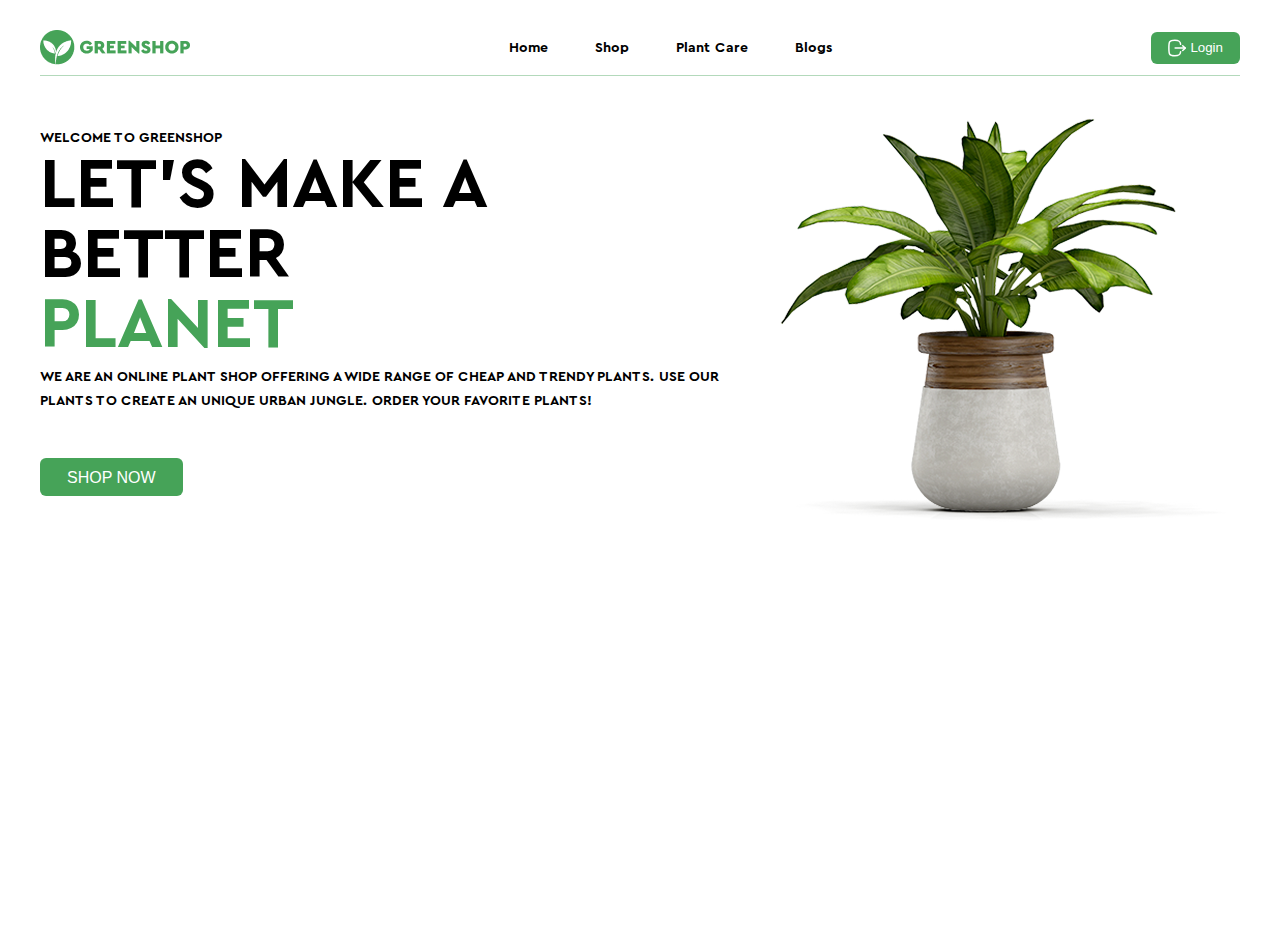
<file: 10 lesson/index.html>
<!DOCTYPE html>
<html lang="en">
  <head>
    <meta charset="UTF-8" />
    <meta name="viewport" content="width=device-width, initial-scale=1.0" />
    <link rel="stylesheet" href="./reset.css" />
    <link rel="stylesheet" href="./style.css" />
    <title>Document</title>
  </head>
  <body>
    <div class="container">
      <nav class="navigation">
        <img src="./Logo.png" alt="logo" />
        <ul class="nav-greenshop">
          <li class="li-nav-greenshop-1"><a href="#">Home</a></li>
          <li class="li-nav-greenshop-2">
            <a href="#">Shop</a>
          </li>
          <li class="li-nav-greenshop-3">
            <a href="#">Plant Care</a>
            <ul class="nav-greenshop-2">
              <li class="li-nav-greenshop"><a href="#">Drainage</a></li>
              <li class="li-nav-greenshop"><a href="#">Fungicides</a></li>
              <li class="li-nav-greenshop"><a href="#">Fertilizer</a></li>
              <li class="li-nav-greenshop">
                <a href="#"
                  >Priming <img class="img-arow" src="./Frame 9.png" alt=""
                /></a>
              </li>
            </ul>
          </li>
          <li class="li-nav-greenshop-4"><a href="#">Blogs</a></li>
        </ul>
        <button class="button-login">
          <img src="./Logout.svg" alt="logout" />Login
        </button>
      </nav>
      <main class="main-plant">
        <div class="text-main">
          <p class="welcome-p">Welcome to GreenShop</p>
          <h3>Let’s Make a Better <p style="color: #46A358;">Planet</p></h3>
          <p class="text-p">
            We are an online plant shop offering a wide range of cheap and
            trendy plants. Use our plants to create an unique Urban Jungle.
            Order your favorite plants!
          </p>
          <button class="button-shop">Shop now</button>
        </div>
        <img class="img-plant" src="./01 1.png" alt="Photo">
      </main>
    </div>
  </body>
</html>
</file>
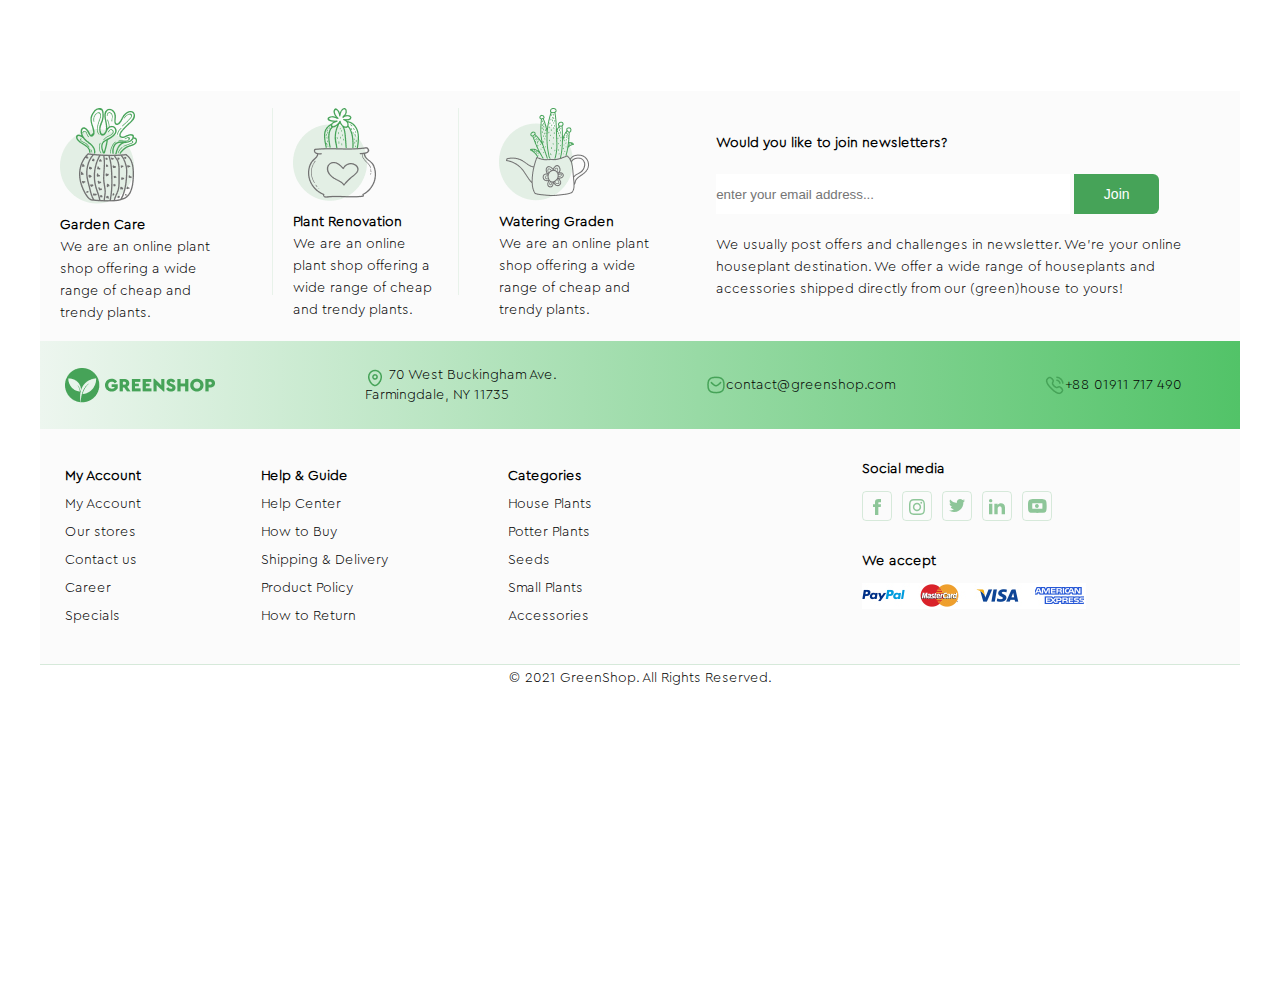
<file: 11 lesson/index.html>
<!DOCTYPE html>
<html lang="en">
  <head>
    <meta charset="UTF-8" />
    <meta name="viewport" content="width=device-width, initial-scale=1.0" />
    <link rel="stylesheet" href="./reset.css" />
    <link rel="stylesheet" href="./style.css" />
    <title>BackGround</title>
  </head>
  <body>
    <section class="section-info-garden">
      <ul class="list-card">
        <li class="card">
          <img src="./Picture.png" alt="img" />
          <h3>Garden Care</h3>
          <p>
            We are an online plant shop offering a wide range of cheap and
            trendy plants.
          </p>
        </li>
        <li class="card">
          <div class="box-garden">
            <img src="./Picture2.png" alt="img" />
            <h3>Plant Renovation</h3>
            <p>
              We are an online plant shop offering a wide range of cheap and
              trendy plants.
            </p>
          </div>
        </li>
        <li class="card">
          <img src="./Picture (1).png" alt="img" />
          <h3>Watering Graden</h3>
          <p>
            We are an online plant shop offering a wide range of cheap and
            trendy plants.
          </p>
        </li>
      </ul>
      <div class="label-email">
        <h3>Would you like to join newsletters?</h3>
        <form class="form-input-email">
          <input
            class="input-email"
            type="email"
            placeholder="enter your email address..."
          />
          <button class="join" type="button">Join</button>
        </form>
        <p>
          We usually post offers and challenges in newsletter. We’re your online
          houseplant destination. We offer a wide range of houseplants and
          accessories shipped directly from our (green)house to yours!
        </p>
      </div>
    </section>
    <section class="section-background-gradient">
      <ul class="contact-list">
        <li class="contact"><img src="./Logo.png" alt="logo" /></li>
        <li class="contact">
          <p>
            <img src="./Icon.png" alt="icon" /> 70 West Buckingham Ave.<br />
            Farmingdale, NY 11735
          </p>
        </li>
        <li class="contact">
          <img src="./Icon22.png" alt="icon" />
          <p>contact@greenshop.com</p>
        </li>
        <li class="contact">
          <img src="./Icon (1).png" alt="icon" />
          <p>+88 01911 717 490</p>
        </li>
      </ul>
    </section>
    <footer>
      <div class="my-account">
        <ul>
          <li><h3>My Account</h3></li>
          <li>My Account</li>
          <li>Our stores</li>
          <li>Contact us</li>
          <li>Career</li>
          <li>Specials</li>
        </ul>
      </div>

      <div class="help-center">
        <ul>
          <li><h3>Help & Guide</h3></li>
          <li>Help Center</li>
          <li>How to Buy</li>
          <li>Shipping & Delivery</li>
          <li>Product Policy</li>
          <li>How to Return</li>
        </ul>
      </div>
      <div class="categories">
        <ul>
          <li><h3>Categories</h3></li>
          <li>House Plants</li>
          <li>Potter Plants</li>
          <li>Seeds</li>
          <li>Small Plants</li>
          <li>Accessories</li>
        </ul>
      </div>
      <div class="media">
        <div class="box-media">
          <h3>Social media</h3>
          <ul class="social-media">
            <li class="social-media-icon">
              <img src="./Facebook.svg" alt="icon" />
            </li>
            <li class="social-media-icon">
              <img src="./Instagram.svg" alt="icon" />
            </li>
            <li class="social-media-icon">
              <img src="./Twitter.svg" alt="icon" />
            </li>
            <li class="social-media-icon">
              <img src="./Linkedin.svg" alt="icon" />
            </li>
            <li class="social-media-icon">
              <img src="./Union.svg" alt="icon" />
            </li>
          </ul>
        </div>
        <div class="we-accept">
          <h3>We accept</h3>
          <img src="./image 16.png" alt="icon" />
        </div>
      </div>
    </footer>
    <div class="end">
      <p>© 2021 GreenShop. All Rights Reserved.</p>
    </div>
  </body>
</html>
</file>
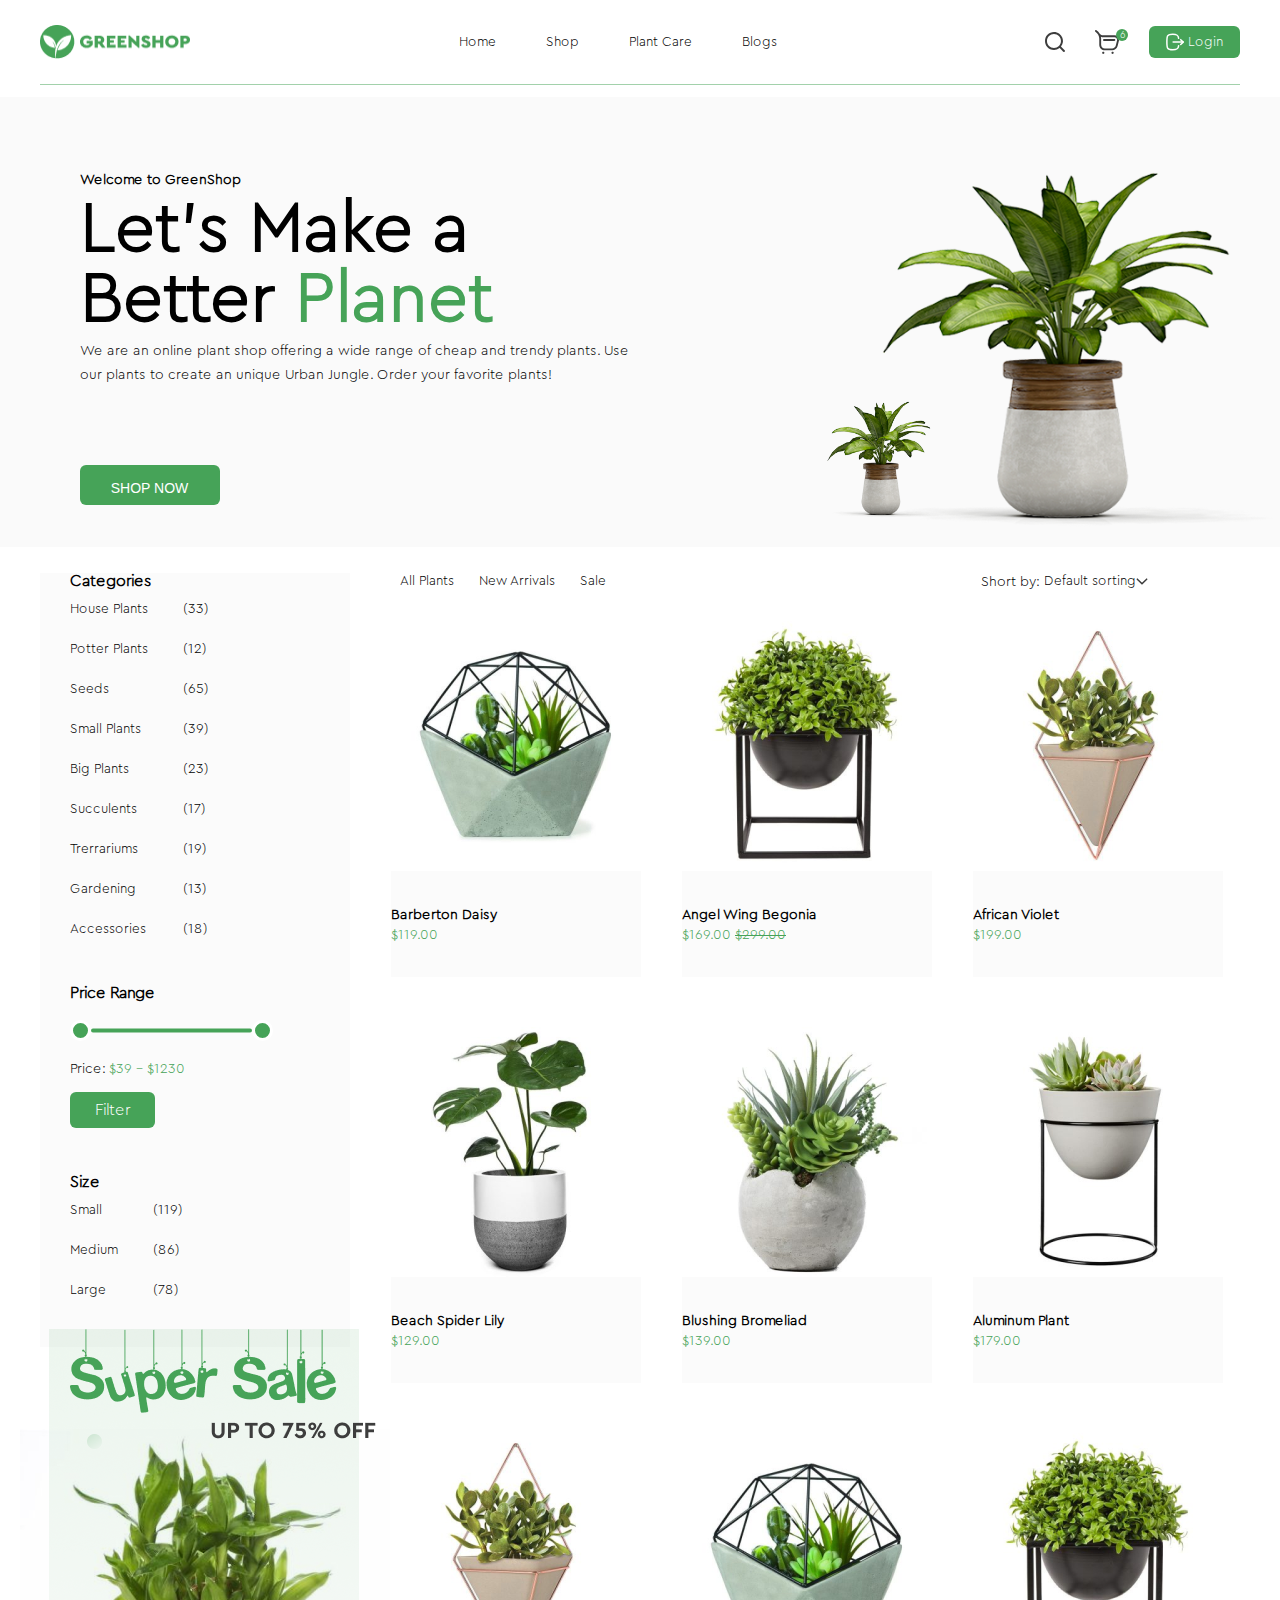
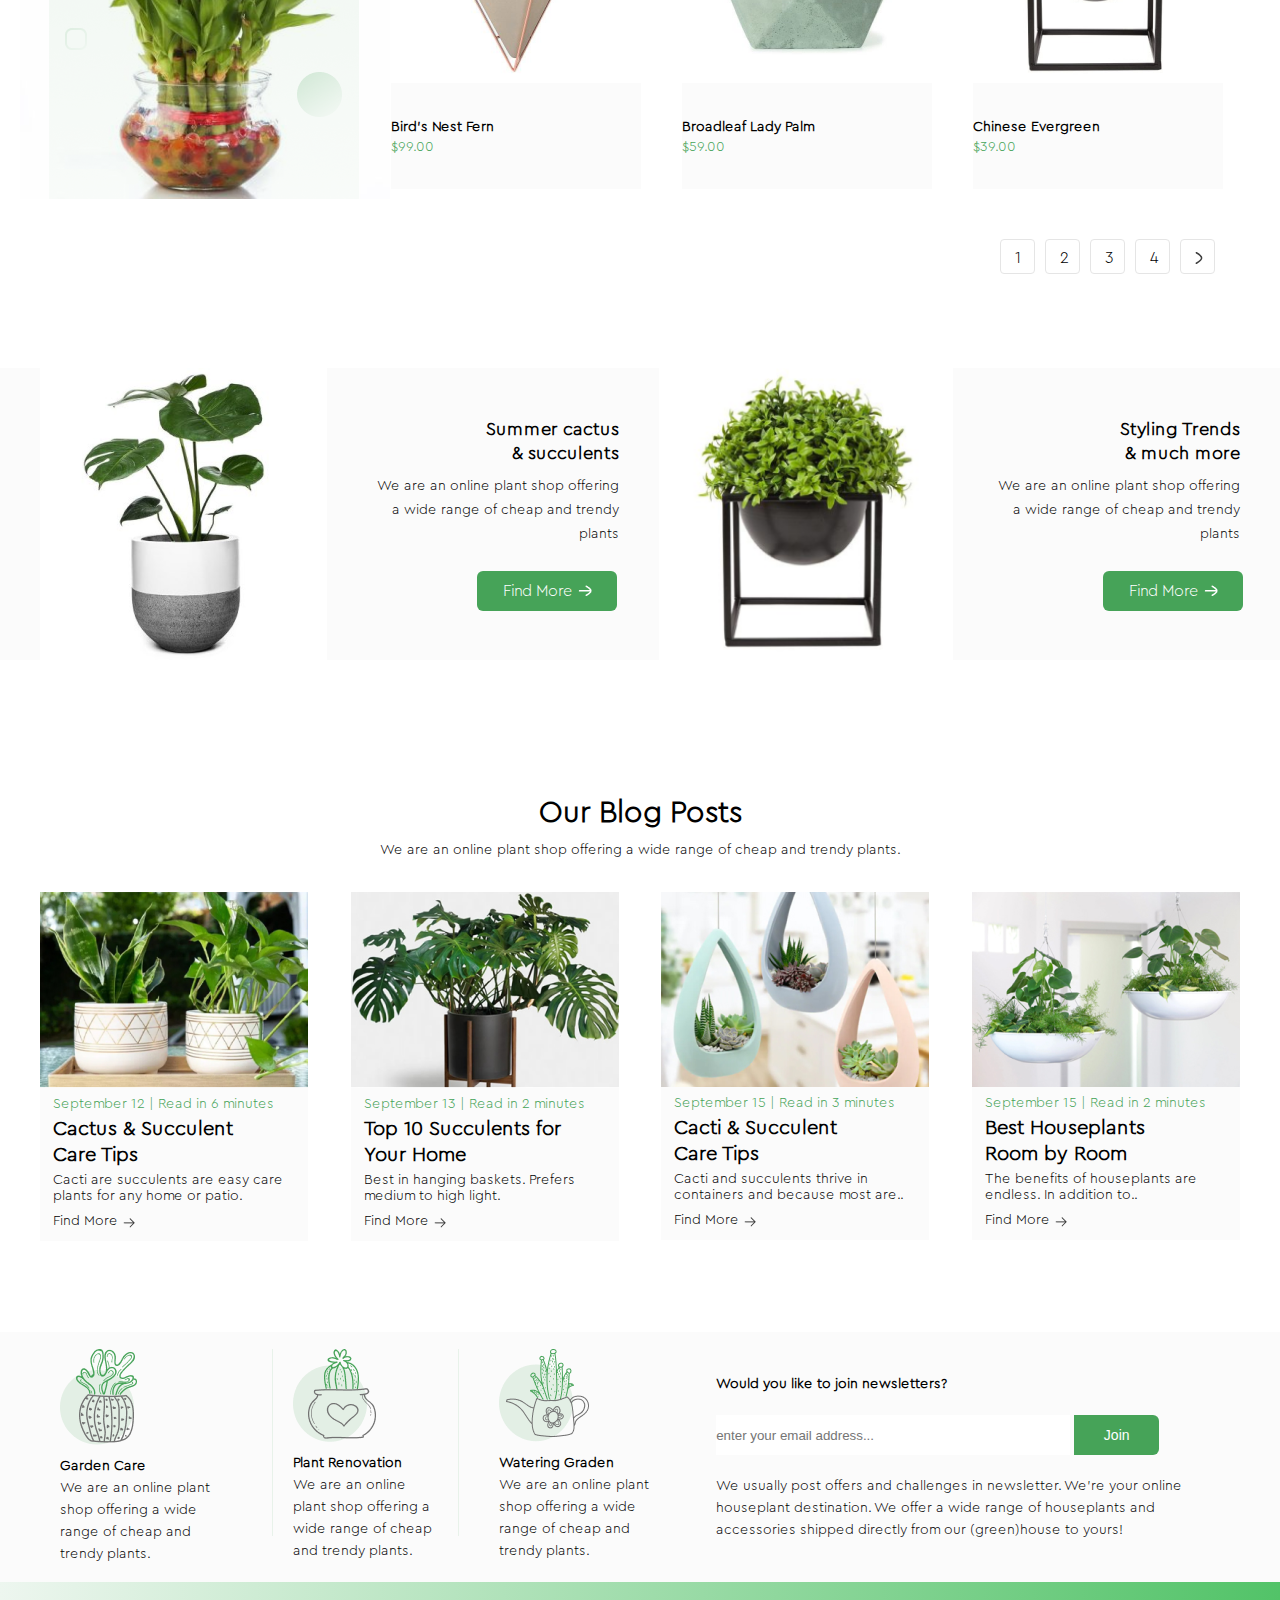
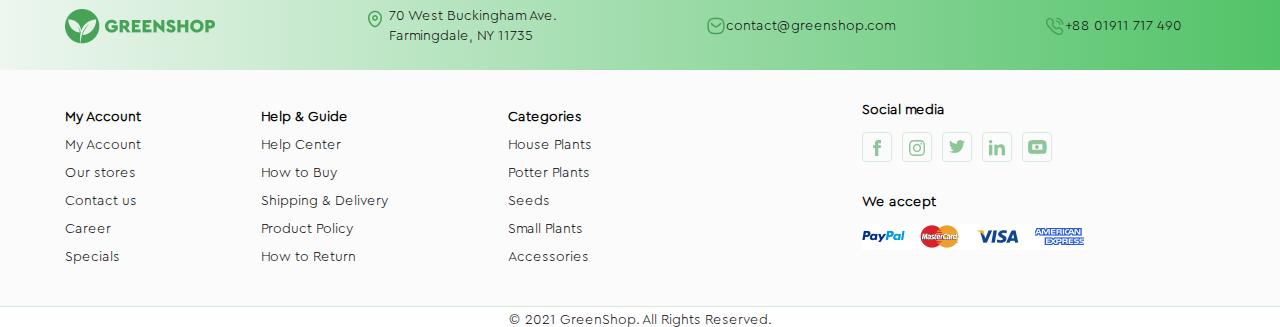
<file: 12 lesson/index.html>
<!DOCTYPE html>
<html lang="en">
  <head>
    <meta charset="UTF-8" />
    <meta name="viewport" content="width=device-width, initial-scale=1.0" />
    <link rel="stylesheet" href="./reset.css" />
    <link rel="stylesheet" href="./style.css" />
    <title>GreenShop</title>
  </head>
  <body>
    <header>
      <div class="header">
        <img class="header-logo" src="./Icon/Logo.png" alt="Logo" />
        <nav>
          <ul class="navigation-header">
            <li><button>Home</button></li>
            <li><button>Shop</button></li>
            <li><button>Plant Care</button></li>
            <li><button>Blogs</button></li>
          </ul>
        </nav>
        <ul class="navigation-header-icon">
          <li><img src="./Icon/Vector.svg" alt="Search" /></li>
          <li class="navigation-header-shopping-cart">
            <a href="#"> <img src="./Icon/Vector (1).svg" alt="-" /></a>
          </li>
          <li>
            <button class="navigation-header-icon-button" type="button">
              <img src="./Icon/Logout.svg" alt="" />
              <p>Login</p>
            </button>
          </li>
        </ul>
      </div>
    </header>
    <div class="banner">
      <div>
        <div class="container-text">
          <h3>Welcome to GreenShop</h3>
          <h4>Let’s Make a Better <span> Planet</span></h4>
          <p>
            We are an online plant shop offering a wide range of cheap and
            trendy plants. Use our plants to create an unique Urban Jungle.
            Order your favorite plants!
          </p>
          <button class="banner-button"><p>SHOP NOW</p></button>
        </div>
        <div class="container-img">
          <img class="banner-img" src="./Icon/01 1 (1).png" alt="Img" />
          <img class="banner-img-small" src="./Icon/01 1 (1).png" alt="Img" />
        </div>
      </div>
    </div>
    <section class="shop-plants">
      <aside class="shop-plants-aside">
        <h6>Categories</h6>
        <div class="categories-aside">
          <ul class="aside-plants-categories">
            <li><button type="button">House Plants</button></li>
            <li><button type="button">Potter Plants</button></li>
            <li><button type="button">Seeds</button></li>
            <li><button type="button">Small Plants</button></li>
            <li><button type="button">Big Plants</button></li>
            <li><button type="button">Succulents</button></li>
            <li><button type="button">Trerrariums</button></li>
            <li><button type="button">Gardening</button></li>
            <li><button type="button">Accessories</button></li>
          </ul>
          <ul>
            <li></li>
            <li>(33)</li>
            <li>(12)</li>
            <li>(65)</li>
            <li>(39)</li>
            <li>(23)</li>
            <li>(17)</li>
            <li>(19)</li>
            <li>(13)</li>
            <li>(18)</li>
          </ul>
        </div>
        <h6 class="price-range">Price Range</h6>
        <div class="icon-price-range">
          <img src="./Icon/Ellipse 5.svg" alt="" />
          <img src="./Icon/Line 6.svg" alt="" />
          <img src="./Icon/Ellipse 5.svg" alt="" />
        </div>
        <p>Price: <span style="color: #46a358"> $39 - $1230</span></p>
        <button class="button-filter" type="button">Filter</button>
        <h6>Size</h6>
        <div class="categories-size">
          <ul>
            <li><button type="button">Small</button></li>
            <li><button type="button">Medium</button></li>
            <li><button type="button">Large</button></li>
          </ul>
          <ul>
            <li>(119)</li>
            <li>(86)</li>
            <li>(78)</li>
          </ul>
        </div>
        <div class="img-super-sale">
          <img src="./Icon/Super Sale Banner.png" alt="Banner" />
        </div>
      </aside>
      <main>
        <nav class="navigation-main">
          <div>
            <ul class="nav-button">
              <li><button>All Plants</button></li>
              <li><button>New Arrivals</button></li>
              <li><button>Sale</button></li>
            </ul>
          </div>
          <div class="nav-sorting">
            <p>Short by:</p>
            <button type="menu">
              <p>Default sorting</p>
              <img src="./Icon/Arrow - Down 2.svg" alt="icon" />
            </button>
          </div>
        </nav>
        <div>
          <ul class="list-plant-card">
            <li class="plant-card">
              <img src="./Icon/image 1.png" alt="img" />
              <h3>Barberton Daisy</h3>
              <p>$119.00</p>
              <div class="icon-plant-card">
                <div>
                  <button type="button">
                    <img src="./Icon/Vector (1) 11.svg" alt="" />
                  </button>
                  <button type="button">
                    <img src="./Icon/Vector.svg" alt="" />
                  </button>
                  <button type="button">
                    <img src="./Icon/Vector 11.svg" alt="" />
                  </button>
                </div>
              </div>
            </li>
            <li class="plant-card">
              <img src="./Icon/image 2 (1).png" alt="img" />
              <h3>Angel Wing Begonia</h3>
              <p>
                $169.00 <span><s>$299.00</s></span>
              </p>
              <div class="icon-plant-card">
                <div>
                  <button type="button">
                    <img src="./Icon/Vector (1) 11.svg" alt="" />
                  </button>
                  <button type="button">
                    <img src="./Icon/Vector.svg" alt="" />
                  </button>
                  <button type="button">
                    <img src="./Icon/Vector 11.svg" alt="" />
                  </button>
                </div>
              </div>
            </li>
            <li class="plant-card">
              <img src="./Icon/image 10.png" alt="img" />
              <h3>African Violet</h3>
              <p>$199.00</p>
              <div class="icon-plant-card">
                <div>
                  <button type="button">
                    <img src="./Icon/Vector (1) 11.svg" alt="" />
                  </button>
                  <button type="button">
                    <img src="./Icon/Vector.svg" alt="" />
                  </button>
                  <button type="button">
                    <img src="./Icon/Vector 11.svg" alt="" />
                  </button>
                </div>
              </div>
            </li>
            <li class="plant-card">
              <img src="./Icon/image 7.png" alt="img" />
              <h3>Beach Spider Lily</h3>
              <p>$129.00</p>
              <div class="icon-plant-card">
                <div>
                  <button type="button">
                    <img src="./Icon/Vector (1) 11.svg" alt="" />
                  </button>
                  <button type="button">
                    <img src="./Icon/Vector.svg" alt="" />
                  </button>
                  <button type="button">
                    <img src="./Icon/Vector 11.svg" alt="" />
                  </button>
                </div>
              </div>
            </li>
            <li class="plant-card">
              <img src="./Icon/image 8.png" alt="img" />
              <h3>Blushing Bromeliad</h3>
              <p>$139.00</p>
              <div class="icon-plant-card">
                <div>
                  <button type="button">
                    <img src="./Icon/Vector (1) 11.svg" alt="" />
                  </button>
                  <button type="button">
                    <img src="./Icon/Vector.svg" alt="" />
                  </button>
                  <button type="button">
                    <img src="./Icon/Vector 11.svg" alt="" />
                  </button>
                </div>
              </div>
            </li>
            <li class="plant-card">
              <img src="./Icon/image 9.png" alt="img" />
              <h3>Aluminum Plant</h3>
              <p>$179.00</p>
              <div class="icon-plant-card">
                <div>
                  <button type="button">
                    <img src="./Icon/Vector (1) 11.svg" alt="" />
                  </button>
                  <button type="button">
                    <img src="./Icon/Vector.svg" alt="" />
                  </button>
                  <button type="button">
                    <img src="./Icon/Vector 11.svg" alt="" />
                  </button>
                </div>
              </div>
            </li>
            <li class="plant-card">
              <img src="./Icon/image 10.png" alt="img" />
              <h3>Bird's Nest Fern</h3>
              <p>$99.00</p>
              <div class="icon-plant-card">
                <div>
                  <button type="button">
                    <img src="./Icon/Vector (1) 11.svg" alt="" />
                  </button>
                  <button type="button">
                    <img src="./Icon/Vector.svg" alt="" />
                  </button>
                  <button type="button">
                    <img src="./Icon/Vector 11.svg" alt="" />
                  </button>
                </div>
              </div>
            </li>
            <li class="plant-card">
              <img src="./Icon/image 1.png" alt="img" />
              <h3>Broadleaf Lady Palm</h3>
              <p>$59.00</p>
              <div class="icon-plant-card">
                <div>
                  <button type="button">
                    <img src="./Icon/Vector (1) 11.svg" alt="" />
                  </button>
                  <button type="button">
                    <img src="./Icon/Vector.svg" alt="" />
                  </button>
                  <button type="button">
                    <img src="./Icon/Vector 11.svg" alt="" />
                  </button>
                </div>
              </div>
            </li>
            <li class="plant-card">
              <img src="./Icon/image 2 (1).png" alt="img" />
              <h3>Chinese Evergreen</h3>
              <p>$39.00</p>
              <div class="icon-plant-card">
                <div>
                  <button type="button">
                    <img src="./Icon/Vector (1) 11.svg" alt="" />
                  </button>
                  <button type="button">
                    <img src="./Icon/Vector.svg" alt="" />
                  </button>
                  <button type="button">
                    <img src="./Icon/Vector 11.svg" alt="" />
                  </button>
                </div>
              </div>
            </li>
          </ul>
        </div>
        <div class="pagination">
          <ul class="list-pagination">
            <li><button type="button">1</button></li>
            <li><button type="button">2</button></li>
            <li><button type="button">3</button></li>
            <li><button type="button">4</button></li>
            <li>
              <button type="button">
                <img src="./Icon/Arrow - Right 2.svg" alt="" />
              </button>
            </li>
          </ul>
        </div>
      </main>
    </section>
    <div class="articles-plants-containers">
      <div>
        <div class="container-plants-left">
          <img src="./Icon/image 14.png" alt="img" />
          <div class="text-article-plants">
            <h4>Summer cactus <br />& succulents</h4>
            <p class="txt-plants">
              We are an online plant shop offering a wide range of cheap and
              trendy plants
            </p>
            <button>
              <p>Find More</p>
              <img src="./Icon/Arrow - Right-white.png" alt="icon" />
            </button>
          </div>
        </div>
        <div class="container-plants-right">
          <img src="./Icon/image 15.png" alt="img" />
          <div class="text-article-plants">
            <h4>
              Styling Trends <br />
              & much more
            </h4>
            <p class="txt-plants">
              We are an online plant shop offering a wide range of cheap and
              trendy plants
            </p>
            <button>
              <p>Find More</p>
              <img src="./Icon/Arrow - Right-white.png" alt="icon" />
            </button>
          </div>
        </div>
      </div>
    </div>
    <section class="our-blog-posts">
      <div class="four-container-posts-text">
        <h3>Our Blog Posts</h3>
        <p>We are an online plant shop offering a wide range of cheap and trendy plants.</p>
      </div>
      <div class="four-container-posts">
        <div class="container">
          <img src="./Icon/01.png" alt="img" />
          <div class="post-text">
            <p class="text-date">September 12 | Read in 6 minutes</p>
            <h3>Cactus & Succulent <br> Care Tips</h3>
            <p>Cacti are succulents are easy care <br>plants for any home or patio.</p>
            <button><p>Find More</p><img src="./Icon/Arrow - Right.png" alt=""></button>
          </div>
        </div>
        <div class="container">
          <img src="./Icon/02.png" alt="img" />
          <div class="post-text">
            <p class="text-date">September 13 | Read in 2 minutes</p>
            <h3>Top 10 Succulents for <br> Your Home</h3>
            <p>Best in hanging baskets. Prefers <br> medium to high light.</p>
            <button><p>Find More</p><img src="./Icon/Arrow - Right.png" alt=""></button>
          </div>
        </div>
        <div class="container">
          <img src="./Icon/03.png" alt="img" />
          <div class="post-text">
            <p class="text-date">September 15 | Read in 3 minutes</p>
            <h3>Cacti & Succulent <br> Care Tips</h3>
            <p>Cacti and succulents thrive in <br> containers and because most are..</p>
            <button><p>Find More</p><img src="./Icon/Arrow - Right.png" alt=""></button>
          </div>
        </div>
        <div class="container">
          <img src="./Icon/04.png" alt="img" />
          <div class="post-text">
            <p class="text-date">September 15 | Read in 2 minutes</p>
            <h3>Best Houseplants <br> Room by Room</h3>
            <p>The benefits of houseplants are <br> endless. In addition to..</p>
            <button><p>Find More</p><img src="./Icon/Arrow - Right.png" alt=""></button>
          </div>
        </div>
      </div>
    </section>
    <section class="section-info-garden">
      <div class="div-section-info-garden">
      <ul class="list-card">
        <li class="card">
          <img src="./Icon/Picture.png" alt="img" />
          <h3>Garden Care</h3>
          <p>
            We are an online plant shop offering a wide range of cheap and
            trendy plants.
          </p>
        </li>
        <li class="card">
          <div class="box-garden">
            <img src="./Icon/Picture2.png" alt="img" />
            <h3>Plant Renovation</h3>
            <p>
              We are an online plant shop offering a wide range of cheap and
              trendy plants.
            </p>
          </div>
        </li>
        <li class="card">
          <img src="./Icon/Picture (1).png" alt="img" />
          <h3>Watering Graden</h3>
          <p>
            We are an online plant shop offering a wide range of cheap and
            trendy plants.
          </p>
        </li>
      </ul>
      <div class="label-email">
        <h3>Would you like to join newsletters?</h3>
        <form class="form-input-email">
          <input
            class="input-email"
            type="email"
            placeholder="enter your email address..."
          />
          <button class="join" type="button">Join</button>
        </form>
        <p>
          We usually post offers and challenges in newsletter. We’re your online
          houseplant destination. We offer a wide range of houseplants and
          accessories shipped directly from our (green)house to yours!
        </p>
      </div>
    </section>
    <section class="section-background-gradient">
      <div class="box-section">
      <ul class="contact-list">
        <li class="contact"><img src="./Icon/Logo2.png" alt="logo" /></li>
        <li class="contact">
          <p>
            <img src="./Icon/Icon.png" alt="icon" /> 70 West Buckingham Ave.<br />
            Farmingdale, NY 11735
          </p>
        </li>
        <li class="contact">
          <img src="./Icon/Icon22.png" alt="icon" />
          <p>contact@greenshop.com</p>
        </li>
        <li class="contact">
          <img src="./Icon/Icon (1).png" alt="icon" />
          <p>+88 01911 717 490</p>
        </li>
      </ul>
    </div>
  </div>
    </section>
    <footer>
      <div class="section-footer">
      <div class="my-account">
        <ul>
          <li><h3>My Account</h3></li>
          <li><a href="#">My Account</a></li>
          <li><a href="#">Our stores</a></li>
          <li><a href="#">Contact us</a></li>
          <li><a href="#">Career</a></li>
          <li><a href="#">Specials</a></li>
        </ul>
      </div>

      <div class="help-center">
        <ul>
          <li><h3>Help & Guide</h3></li>
          <li><a href="#">Help Center</a></li>
          <li><a href="#">How to Buy</a></li>
          <li><a href="#">Shipping & Delivery</a></li>
          <li><a href="#">Product Policy</a></li>
          <li><a href="#">How to Return</a></li>
        </ul>
      </div>
      <div class="categories">
        <ul>
          <li><h3>Categories</h3></li>
          <li><a href="#">House Plants</a></li>
          <li><a href="#">Potter Plants</a></li>
          <li><a href="#">Seeds</a></li>
          <li><a href="#">Small Plants</a></li>
          <li><a href="#">Accessories</a></li>
        </ul>
      </div>
      <div class="media">
        <div class="box-media">
          <h3>Social media</h3>
          <ul class="social-media">
            <li class="social-media-icon">
              <a href="#"> <img src="./Icon/Facebook.svg" alt="icon" /></a>
            </li>
            <li class="social-media-icon">
              <a href="#"> <img src="./Icon/Instagram.svg" alt="icon" /></a>
            </li>
            <li class="social-media-icon">
              <a href="#"> <img src="./Icon/Twitter.svg" alt="icon" /></a>
            </li>
            <li class="social-media-icon">
              <a href="#"> <img src="./Icon/Linkedin.svg" alt="icon" /></a>
            </li>
            <li class="social-media-icon">
              <a href="#"> <img src="./Icon/Union.svg" alt="icon" /></a>
            </li>
          </ul>
        </div>
        <div class="we-accept">
          <h3>We accept</h3>
          <img src="./Icon/image 16.png" alt="icon" />
        </div>
      </div>
    </div>
    </footer>
    <div class="end">
      <p>© 2021 GreenShop. All Rights Reserved.</p>
    </div>
  </body>
</html>
</file>
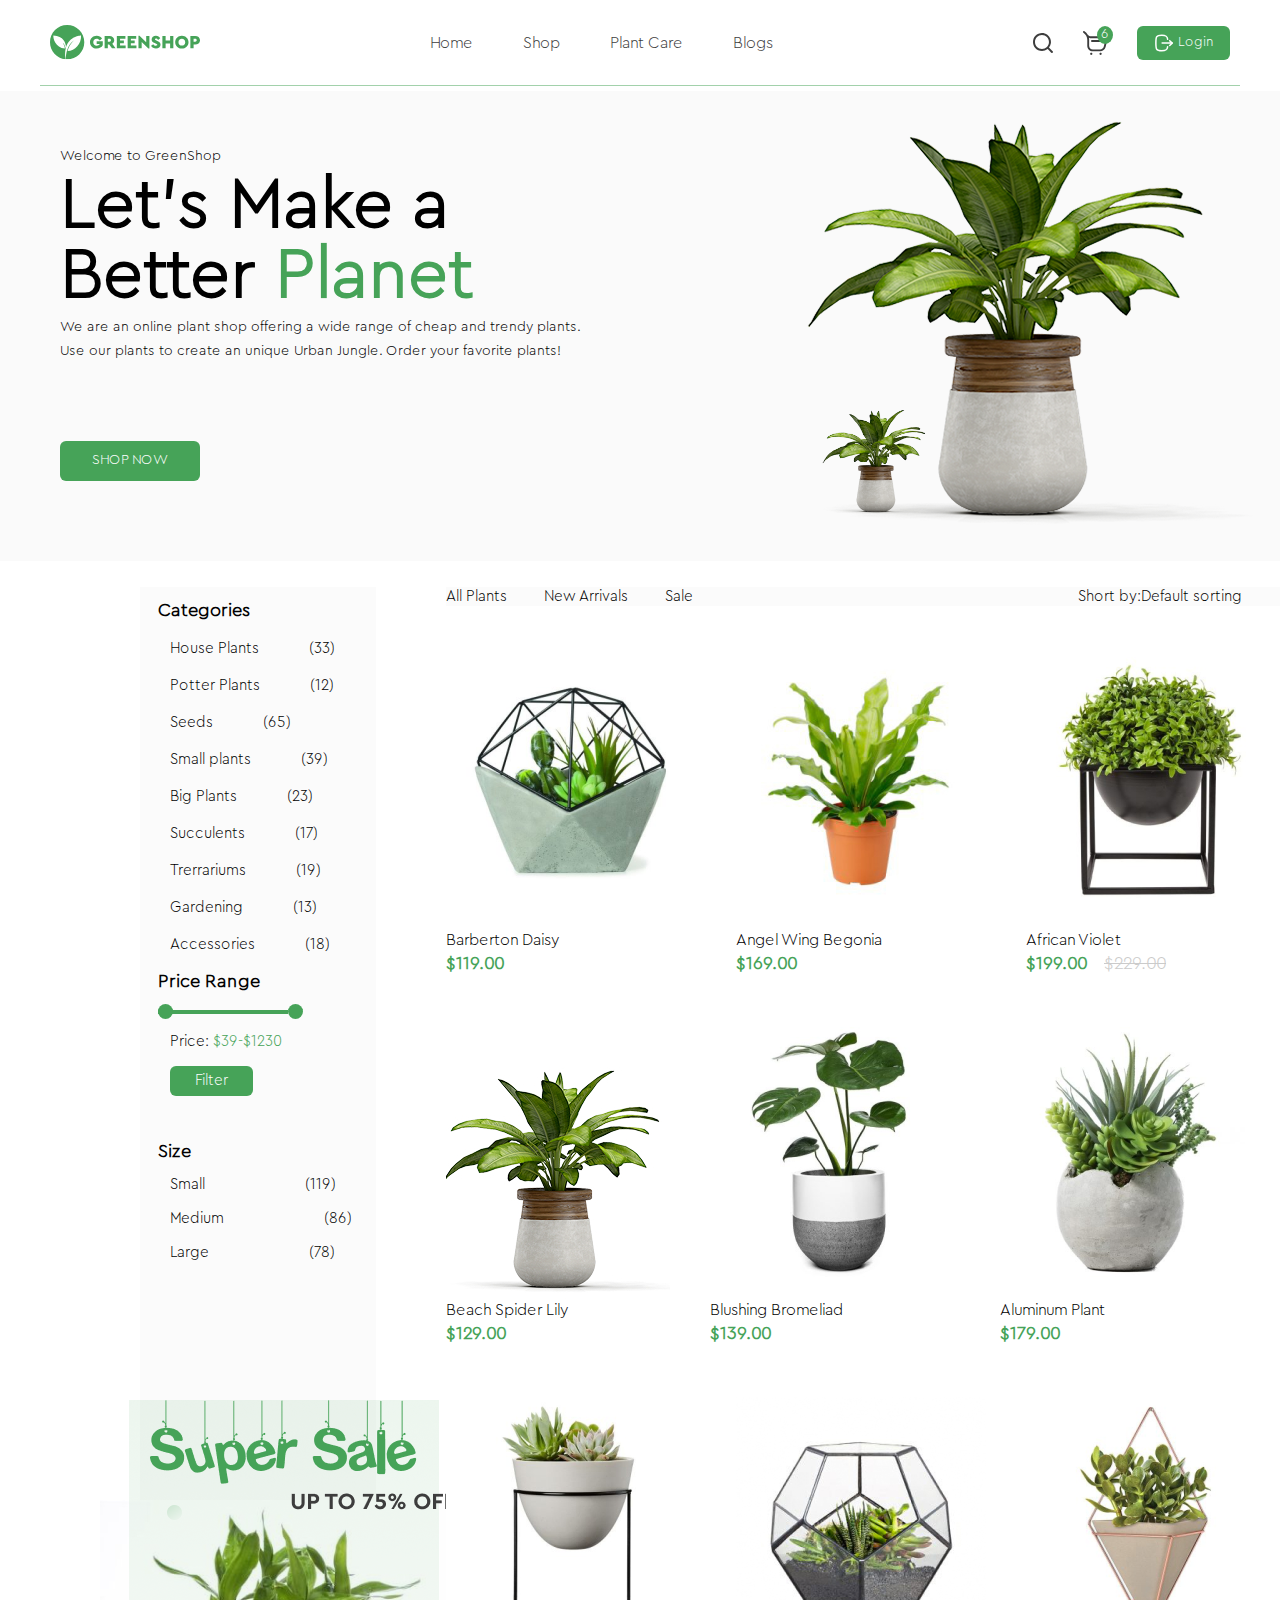
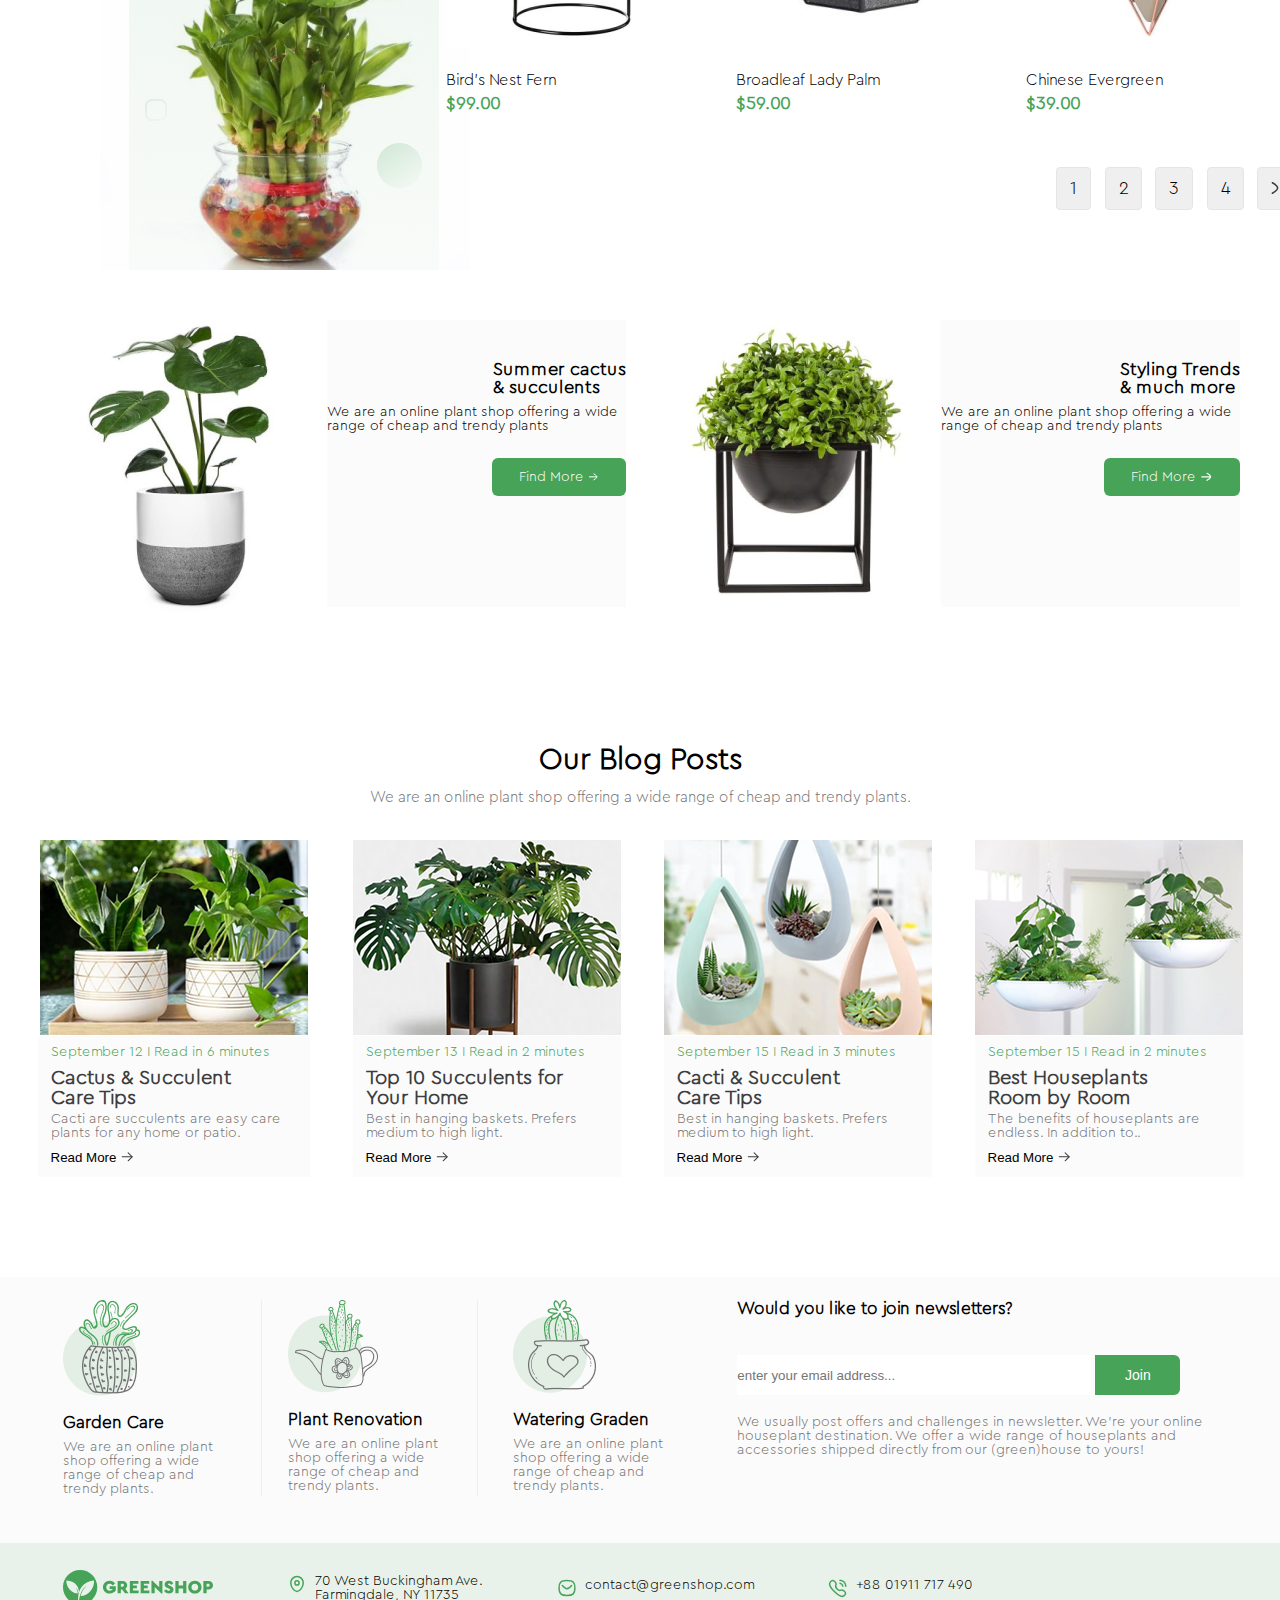
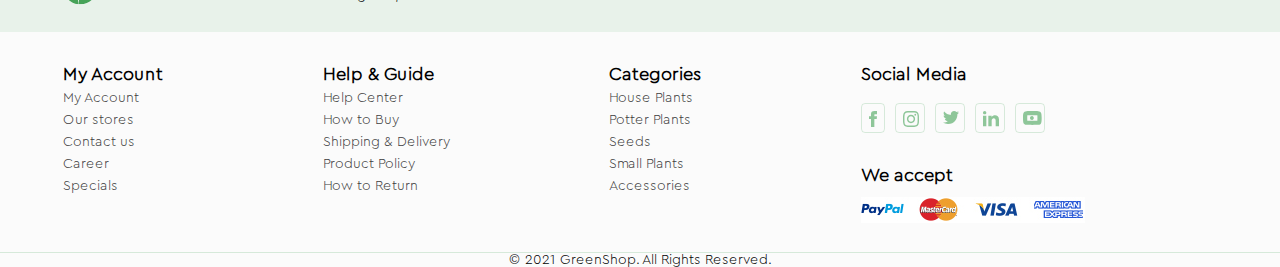
<file: 14 lesson/index.html>
<!DOCTYPE html>
<html lang="en">
  <head>
    <meta charset="UTF-8" />
    <meta name="viewport" content="width=device-width, initial-scale=1.0" />
    <link rel="stylesheet" href="./reset.css" />
    <link rel="stylesheet" href="./style.css" />
    <title>GREENSHOP</title>
  </head>
  <body>
    <nav class="nav">
      <div class="nav-wrapper">
        <div class="nav-wrapper-logo">
          <img src="./Image/Logo.svg" alt="Logo" />
        </div>
        <ul class="nav-wrapper-list">
          <li><a class="nav-wrapper-list-a" href="#"></a>Home</li>
          <li><a class="nav-wrapper-list-a" href="#"></a>Shop</li>
          <li><a class="nav-wrapper-list-a" href="#"></a>Plant Care</li>
          <li><a class="nav-wrapper-list-a" href="#"></a>Blogs</li>
        </ul>
        <ul class="nav-wrapper-list-login">
          <li>
            <button class="nav-wrapper-list-login-button">
              <img src="./Icon/Vector (1).svg" alt="Icon" />
            </button>
          </li>
          <li>
            <button class="nav-wrapper-list-login-button">
              <img src="./Icon/Vector.svg" alt="Icon" /></button
            ><button class="button-for-cart"><p>6</p></button>
          </li>
          <li>
            <button class="nav-wrapper-list-login-button" id="button-green">
              <img src="./Icon/Logout.svg" alt="Icon" />
              <p>Login</p>
            </button>
          </li>
        </ul>
      </div>
    </nav>
    <section class="banner">
      <div class="wrapper-banner">
        <div class="wrapper-banner-container-img">
          <div class="wrapper-banner-container-img-big">
            <img
              class="wrapper-banner-img"
              src="./Image/01 1 (1).png"
              alt="Img"
            />
          </div>
          <div class="wrapper-banner-container-img-small">
            <img
              class="wrapper-banner-img-small"
              src="./Image/01 1 (1).png"
              alt="Img"
            />
          </div>
        </div>
        <div class="wrapper-banner-text">
          <h3>Welcome to GreenShop</h3>
          <h4>Let’s Make a <br />Better <span> Planet</span></h4>
          <p>
            We are an online plant shop offering a wide range of cheap and
            trendy plants.<br />
            Use our plants to create an unique Urban Jungle. Order your favorite
            plants!
          </p>
          <button class="wrapper-banner-button"><p>SHOP NOW</p></button>
        </div>
      </div>
    </section>
    <section class="major">
      <aside class="aside-categories">
        <div class="aside-categories-box">
          <h6>Categories</h6>
          <ul class="aside-categories-box-list">
            <li class="aside-categories-list-li">
              <button>House Plants</button><button>(33)</button>
            </li>
            <li class="aside-categories-list-li">
              <button>Potter Plants</button><button>(12)</button>
            </li>
            <li class="aside-categories-list-li">
              <button>Seeds</button><button>(65)</button>
            </li>
            <li class="aside-categories-list-li">
              <button>Small plants</button><button>(39)</button>
            </li>
            <li class="aside-categories-list-li">
              <button>Big Plants</button><button>(23)</button>
            </li>
            <li class="aside-categories-list-li">
              <button>Succulents</button><button>(17)</button>
            </li>
            <li class="aside-categories-list-li">
              <button>Trerrariums</button><button>(19)</button>
            </li>
            <li class="aside-categories-list-li">
              <button>Gardening</button><button>(13)</button>
            </li>
            <li class="aside-categories-list-li">
              <button>Accessories</button><button>(18)</button>
            </li>
          </ul>
        </div>
        <div class="aside-categories-price">
          <h6>Price Range</h6>
          <div class="aside-categories-price-text">
            <p>Price: <span>$39-$1230</span></p>
            <button class="button-price-filter">
              <p>Filter</p>
            </button>
          </div>
        </div>
        <div class="aside-categories-size">
          <h6>Size</h6>
          <ul class="aside-categories-size-list">
            <li class="aside-categories-size-list-li">
              <button>Small</button><button>(119)</button>
            </li>
            <li class="aside-categories-size-list-li">
              <button>Medium</button><button>(86)</button>
            </li>
            <li class="aside-categories-size-list-li">
              <button>Large</button><button>(78)</button>
            </li>
          </ul>
        </div>
        <div class="aside-categories-banner">
          <img src="./Image/Super Sale Banner.png" alt="img" />
        </div>
      </aside>
      <main class="main">
        <div class="main-filter">
          <ul class="main-filter-list">
            <li><button>All Plants</button></li>
            <li><button>New Arrivals</button></li>
            <li><button>Sale</button></li>
          </ul>
          <p>Short by:<button type="menu">Default sorting</button></p>
        </div>
        <div class="main-plants">
          <div class="main-plants-container">
            <div class="main-plants-icon">
              <button class="button-shopping">
                <img src="./Icon/shopping 1.svg" alt="icon" />
              </button>
              <button class="button-heart">
                <img src="./Icon/Heart.svg" alt="icon" />
              </button>
              <button class="button-search">
                <img src="./Icon/Frame.svg" alt="icon" />
              </button>
            </div>
            <div class="main-plants-container-img">
              <img class="img" src="./Image/image 1.png" alt="Img" />
            </div>
            <h3>Barberton Daisy</h3>
            <p>$119.00</p>
          </div>
          <div class="main-plants-container">
            <div class="main-plants-icon">
              <button class="button-shopping">
                <img src="./Icon/shopping 1.svg" alt="icon" />
              </button>
              <button class="button-heart">
                <img src="./Icon/Heart.svg" alt="icon" />
              </button>
              <button class="button-search">
                <img src="./Icon/Frame.svg" alt="icon" />
              </button>
            </div>
            <div class="main-plants-container-img">
              <img
                class="img"
                src="./Image/product-21-320x320 1.png"
                alt="Img"
              />
            </div>
            <h3>Angel Wing Begonia</h3>
            <p>$169.00</p>
          </div>
          <div class="main-plants-container">
            <div class="main-plants-icon">
              <button class="button-shopping">
                <img src="./Icon/shopping 1.svg" alt="icon" />
              </button>
              <button class="button-heart">
                <img src="./Icon/Heart.svg" alt="icon" />
              </button>
              <button class="button-search">
                <img src="./Icon/Frame.svg" alt="icon" />
              </button>
            </div>
            <div class="main-plants-container-img">
              <img class="img" src="./Image/image 2.png" alt="Img" />
            </div>
            <h3>African Violet</h3>
            <p>$199.00 <span>$229.00</span></p>
          </div>
          <div class="main-plants-container">
            <div class="main-plants-icon">
              <button class="button-shopping">
                <img src="./Icon/shopping 1.svg" alt="icon" />
              </button>
              <button class="button-heart">
                <img src="./Icon/Heart.svg" alt="icon" />
              </button>
              <button class="button-search">
                <img src="./Icon/Frame.svg" alt="icon" />
              </button>
            </div>
            <div class="main-plants-container-img">
              <img class="img" src="./Image/01 3.jpg" alt="Img" />
            </div>
            <h3>Beach Spider Lily</h3>
            <p>$129.00</p>
          </div>
          <div class="main-plants-container">
            <div class="main-plants-icon">
              <button class="button-shopping">
                <img src="./Icon/shopping 1.svg" alt="icon" />
              </button>
              <button class="button-heart">
                <img src="./Icon/Heart.svg" alt="icon" />
              </button>
              <button class="button-search">
                <img src="./Icon/Frame.svg" alt="icon" />
              </button>
            </div>
            <div class="main-plants-container-img">
              <img class="img" src="./Image/image 7.png" alt="Img" />
            </div>
            <h3>Blushing Bromeliad</h3>
            <p>$139.00</p>
          </div>
          <div class="main-plants-container">
            <div class="main-plants-icon">
              <button class="button-shopping">
                <img src="./Icon/shopping 1.svg" alt="icon" />
              </button>
              <button class="button-heart">
                <img src="./Icon/Heart.svg" alt="icon" />
              </button>
              <button class="button-search">
                <img src="./Icon/Frame.svg" alt="icon" />
              </button>
            </div>
            <div class="main-plants-container-img">
              <img class="img" src="./Image/image 8.png" alt="Img" />
            </div>
            <h3>Aluminum Plant</h3>
            <p>$179.00</p>
          </div>
          <div class="main-plants-container">
            <div class="main-plants-icon">
              <button class="button-shopping">
                <img src="./Icon/shopping 1.svg" alt="icon" />
              </button>
              <button class="button-heart">
                <img src="./Icon/Heart.svg" alt="icon" />
              </button>
              <button class="button-search">
                <img src="./Icon/Frame.svg" alt="icon" />
              </button>
            </div>
            <div class="main-plants-container-img">
              <img class="img" src="./Image/image 9.png" alt="Img" />
            </div>
            <h3>Bird's Nest Fern</h3>
            <p>$99.00</p>
          </div>
          <div class="main-plants-container">
            <div class="main-plants-icon">
              <button class="button-shopping">
                <img src="./Icon/shopping 1.svg" alt="icon" />
              </button>
              <button class="button-heart">
                <img src="./Icon/Heart.svg" alt="icon" />
              </button>
              <button class="button-search">
                <img src="./Icon/Frame.svg" alt="icon" />
              </button>
            </div>
            <div class="main-plants-container-img">
              <img
                class="img"
                src="./Image/product-20-320x320 1.png"
                alt="Img"
              />
            </div>
            <h3>Broadleaf Lady Palm</h3>
            <p>$59.00</p>
          </div>
          <div class="main-plants-container">
            <div class="main-plants-icon">
              <button class="button-shopping">
                <img src="./Icon/shopping 1.svg" alt="icon" />
              </button>
              <button class="button-heart">
                <img src="./Icon/Heart.svg" alt="icon" />
              </button>
              <button class="button-search">
                <img src="./Icon/Frame.svg" alt="icon" />
              </button>
            </div>
            <div class="main-plants-container-img">
              <img class="img" src="./Image/image 10.png" alt="Img" />
            </div>
            <h3>Chinese Evergreen</h3>
            <p>$39.00</p>
          </div>
        </div>
        <div class="main-plants-nav-number">
          <button class="nav-number">1</button>
          <button class="nav-number">2</button>
          <button class="nav-number">3</button>
          <button class="nav-number">4</button>
          <button class="nav-number">
            <svg
              width="8"
              height="12"
              viewBox="0 0 8 12"
              fill="none"
              xmlns="http://www.w3.org/2000/svg"
            >
              <path
                d="M1.375 0.75C1.375 0.75 6.625 3.858 6.625 6C6.625 8.14125 1.375 11.25 1.375 11.25"
                stroke="#3D3D3D"
                stroke-width="1.5"
                stroke-linecap="round"
                stroke-linejoin="round"
              />
            </svg>
          </button>
        </div>
      </main>
    </section>
    <article class="article">
      <div class="article-container">
        <div class="article-container-img">
          <img class="article-img" src="./Image/image 14.png" alt="img" />
        </div>
        <div class="article-container-text">
          <h4>
            Summer cactus <br />
            & succulents
          </h4>
          <p>
            We are an online plant shop offering a wide range of cheap and
            trendy plants
          </p>
          <button class="article-container-button">
            Find More
            <svg
              width="12"
              height="12"
              viewBox="0 0 18 18"
              fill="none"
              xmlns="http://www.w3.org/2000/svg"
            >
              <path
                d="M14.8126 8.79428H3.56258"
                stroke="white"
                stroke-width="1.5"
                stroke-linecap="round"
                stroke-linejoin="round"
              />
              <path
                d="M10.2748 4.2759C10.2748 4.2759 14.8123 6.72165 14.8123 8.79315C14.8123 10.8662 10.2748 13.3127 10.2748 13.3127"
                stroke="white"
                stroke-width="1.5"
                stroke-linecap="round"
                stroke-linejoin="round"
              />
            </svg>
          </button>
        </div>
      </div>
      <div class="article-container">
        <div class="article-container-img">
          <img class="article-img" src="./Image/image 15.png" alt="img" />
        </div>
        <div class="article-container-text">
          <h4>
            Styling Trends <br />
            & much more
          </h4>
          <p>
            We are an online plant shop offering a wide range of cheap and
            trendy plants
          </p>
          <button class="article-container-button">
            Find More
            <svg
              width="14"
              height="14"
              viewBox="0 0 18 18"
              fill="none"
              xmlns="http://www.w3.org/2000/svg"
            >
              <path
                d="M14.8126 8.79428H3.56258"
                stroke="white"
                stroke-width="1.5"
                stroke-linecap="round"
                stroke-linejoin="round"
              />
              <path
                d="M10.2748 4.2759C10.2748 4.2759 14.8123 6.72165 14.8123 8.79315C14.8123 10.8662 10.2748 13.3127 10.2748 13.3127"
                stroke="white"
                stroke-width="1.5"
                stroke-linecap="round"
                stroke-linejoin="round"
              />
            </svg>
          </button>
        </div>
      </div>
    </article>
    <article class="article-our-posts">
      <div class="article-our-posts-wrapper">
        <h6>Our Blog Posts</h6>
        <p>
          We are an online plant shop offering a wide range of cheap and trendy
          plants.
        </p>
      </div>
      <div class="article-our-posts-section">
        <div class="article-our-posts-section-container">
          <div class="article-our-posts-box-img">
            <img src="./Image/01.png" alt="img" class="article-our-posts-img" />
          </div>
          <div class="article-our-posts-section-container-text">
            <p><span>September 12 I Read in 6 minutes</span></p>
            <h3>
              Cactus & Succulent <br />
              Care Tips
            </h3>
            <p>
              Cacti are succulents are easy care plants for any home or patio.
            </p>
            <button class="article-our-posts-button">
              Read More
              <svg
                width="16"
                height="16"
                viewBox="0 0 16 16"
                fill="none"
                xmlns="http://www.w3.org/2000/svg"
              >
                <path
                  d="M2.6665 7.81714C2.6665 7.56401 2.85461 7.35481 3.09866 7.3217L3.1665 7.31714L13.1665 7.31714C13.4426 7.31714 13.6665 7.541 13.6665 7.81714C13.6665 8.07027 13.4784 8.27947 13.2344 8.31257L13.1665 8.31714H3.1665C2.89036 8.31714 2.6665 8.09328 2.6665 7.81714Z"
                  fill="#3D3D3D"
                />
                <path
                  d="M8.78051 4.15514C8.58483 3.9603 8.58415 3.64372 8.77899 3.44804C8.95612 3.27015 9.23386 3.25341 9.42991 3.39822L9.48609 3.44652L13.5194 7.46252C13.6978 7.64017 13.7141 7.91891 13.5681 8.11496L13.5195 8.17111L9.48612 12.1878C9.29046 12.3826 8.97387 12.382 8.77902 12.1863C8.60187 12.0084 8.58631 11.7306 8.73195 11.5352L8.78048 11.4792L12.4578 7.81663L8.78051 4.15514Z"
                  fill="#3D3D3D"
                />
              </svg>
            </button>
          </div>
        </div>
        <div class="article-our-posts-section-container">
          <div class="article-our-posts-box-img">
            <img src="./Image/02.png" alt="img" class="article-our-posts-img" />
          </div>
          <div class="article-our-posts-section-container-text">
            <p><span>September 13 I Read in 2 minutes</span></p>
            <h3>
              Top 10 Succulents for <br />
              Your Home
            </h3>
            <p>Best in hanging baskets. Prefers medium to high light.</p>
            <button class="article-our-posts-button">
              Read More
              <svg
                width="16"
                height="16"
                viewBox="0 0 16 16"
                fill="none"
                xmlns="http://www.w3.org/2000/svg"
              >
                <path
                  d="M2.6665 7.81714C2.6665 7.56401 2.85461 7.35481 3.09866 7.3217L3.1665 7.31714L13.1665 7.31714C13.4426 7.31714 13.6665 7.541 13.6665 7.81714C13.6665 8.07027 13.4784 8.27947 13.2344 8.31257L13.1665 8.31714H3.1665C2.89036 8.31714 2.6665 8.09328 2.6665 7.81714Z"
                  fill="#3D3D3D"
                />
                <path
                  d="M8.78051 4.15514C8.58483 3.9603 8.58415 3.64372 8.77899 3.44804C8.95612 3.27015 9.23386 3.25341 9.42991 3.39822L9.48609 3.44652L13.5194 7.46252C13.6978 7.64017 13.7141 7.91891 13.5681 8.11496L13.5195 8.17111L9.48612 12.1878C9.29046 12.3826 8.97387 12.382 8.77902 12.1863C8.60187 12.0084 8.58631 11.7306 8.73195 11.5352L8.78048 11.4792L12.4578 7.81663L8.78051 4.15514Z"
                  fill="#3D3D3D"
                />
              </svg>
            </button>
          </div>
        </div>
        <div class="article-our-posts-section-container">
          <div class="article-our-posts-box-img">
            <img src="./Image/03.png" alt="img" class="article-our-posts-img" />
          </div>
          <div class="article-our-posts-section-container-text">
            <p><span>September 15 I Read in 3 minutes</span></p>
            <h3>
              Cacti & Succulent <br />
              Care Tips
            </h3>
            <p>Best in hanging baskets. Prefers medium to high light.</p>
            <button class="article-our-posts-button">
              Read More
              <svg
                width="16"
                height="16"
                viewBox="0 0 16 16"
                fill="none"
                xmlns="http://www.w3.org/2000/svg"
              >
                <path
                  d="M2.6665 7.81714C2.6665 7.56401 2.85461 7.35481 3.09866 7.3217L3.1665 7.31714L13.1665 7.31714C13.4426 7.31714 13.6665 7.541 13.6665 7.81714C13.6665 8.07027 13.4784 8.27947 13.2344 8.31257L13.1665 8.31714H3.1665C2.89036 8.31714 2.6665 8.09328 2.6665 7.81714Z"
                  fill="#3D3D3D"
                />
                <path
                  d="M8.78051 4.15514C8.58483 3.9603 8.58415 3.64372 8.77899 3.44804C8.95612 3.27015 9.23386 3.25341 9.42991 3.39822L9.48609 3.44652L13.5194 7.46252C13.6978 7.64017 13.7141 7.91891 13.5681 8.11496L13.5195 8.17111L9.48612 12.1878C9.29046 12.3826 8.97387 12.382 8.77902 12.1863C8.60187 12.0084 8.58631 11.7306 8.73195 11.5352L8.78048 11.4792L12.4578 7.81663L8.78051 4.15514Z"
                  fill="#3D3D3D"
                />
              </svg>
            </button>
          </div>
        </div>
        <div class="article-our-posts-section-container">
          <div class="article-our-posts-box-img">
            <img src="./Image/04.png" alt="img" class="article-our-posts-img" />
          </div>
          <div class="article-our-posts-section-container-text">
            <p><span>September 15 I Read in 2 minutes</span></p>
            <h3>
              Best Houseplants <br />
              Room by Room
            </h3>
            <p>The benefits of houseplants are endless. In addition to..</p>
            <button class="article-our-posts-button">
              Read More
              <svg
                width="16"
                height="16"
                viewBox="0 0 16 16"
                fill="none"
                xmlns="http://www.w3.org/2000/svg"
              >
                <path
                  d="M2.6665 7.81714C2.6665 7.56401 2.85461 7.35481 3.09866 7.3217L3.1665 7.31714L13.1665 7.31714C13.4426 7.31714 13.6665 7.541 13.6665 7.81714C13.6665 8.07027 13.4784 8.27947 13.2344 8.31257L13.1665 8.31714H3.1665C2.89036 8.31714 2.6665 8.09328 2.6665 7.81714Z"
                  fill="#3D3D3D"
                />
                <path
                  d="M8.78051 4.15514C8.58483 3.9603 8.58415 3.64372 8.77899 3.44804C8.95612 3.27015 9.23386 3.25341 9.42991 3.39822L9.48609 3.44652L13.5194 7.46252C13.6978 7.64017 13.7141 7.91891 13.5681 8.11496L13.5195 8.17111L9.48612 12.1878C9.29046 12.3826 8.97387 12.382 8.77902 12.1863C8.60187 12.0084 8.58631 11.7306 8.73195 11.5352L8.78048 11.4792L12.4578 7.81663L8.78051 4.15514Z"
                  fill="#3D3D3D"
                />
              </svg>
            </button>
          </div>
        </div>
      </div>
    </article>
    <section class="footer">
      <section class="section-with-join">
        <ul class="section-with-join-list">
          <li class="section-with-join-list-li">
            <img src="./Image/Picture.png" alt="img" class="join-img">
            <h6>Garden Care</h6>
            <p>
              We are an online plant shop offering a wide range of cheap and
              trendy plants.
            </p>
          </li>
          <li class="section-with-join-list-li" id="card">
            <img src="./Image/Picture (1).png" alt="img" class="join-img">
            <h6>Plant Renovation</h6>
            <p>
              We are an online plant shop offering a wide range of cheap and
              trendy plants.
            </p>
          </li>
          <li class="section-with-join-list-li">
            <img src="./Image/Picture2.png" alt="img" class="join-img">
            <h6>Watering Graden</h6>
            <p>
              We are an online plant shop offering a wide range of cheap and
              trendy plants.
            </p>
          </li>
        </ul>
        <div class="section-with-join-label">
          <h6>Would you like to join newsletters?</h6>
          <input
            class="input-email"
            type="email"
            placeholder="enter your email address..."
          />
          <button class="join" type="button">Join</button>
        </form>
          <p>
            We usually post offers and challenges in newsletter. We’re your
            online houseplant destination. We offer a wide range of houseplants
            and accessories shipped directly from our (green)house to yours!
          </p>
        </div>
      </section>
      <section class="section-with-gradient">
        <div class="section-with-gradient-wrapper">
          <div class="gradient-logo-container-img"><img src="./Image/Logo.svg" alt="img"></div>
          <p> <svg width="20" height="20" viewBox="0 0 20 20" fill="none" xmlns="http://www.w3.org/2000/svg">
            <path fill-rule="evenodd" clip-rule="evenodd" d="M12.092 8.92543C12.092 7.77437 11.1593 6.84167 10.0082 6.84167C8.85799 6.84167 7.92529 7.77437 7.92529 8.92543C7.92529 10.0756 8.85799 11.0083 10.0082 11.0083C11.1593 11.0083 12.092 10.0756 12.092 8.92543Z" stroke="#46A358" stroke-width="1.5" stroke-linecap="round" stroke-linejoin="round"/>
            <path fill-rule="evenodd" clip-rule="evenodd" d="M9.99959 17.5C7.58457 17.5 3.75 13.2989 3.75 8.8322C3.75 5.33539 6.54758 2.5 9.99959 2.5C13.4516 2.5 16.25 5.33539 16.25 8.8322C16.25 13.2989 12.4154 17.5 9.99959 17.5Z" stroke="#46A358" stroke-width="1.5" stroke-linecap="round" stroke-linejoin="round"/>
            </svg>
               70 West Buckingham Ave. <br>
            Farmingdale, NY 11735</p>
          <p>
            <svg width="20" height="20" viewBox="0 0 20 20" fill="none" xmlns="http://www.w3.org/2000/svg">
              <path d="M14.621 7.51581C14.621 7.51581 11.946 10.7263 9.98943 10.7263C8.03371 10.7263 5.32861 7.51581 5.32861 7.51581" stroke="#46A358" stroke-width="1.5" stroke-linecap="round" stroke-linejoin="round"/>
              <path fill-rule="evenodd" clip-rule="evenodd" d="M2.04346 9.97397C2.04346 4.27556 4.02758 2.37665 9.97997 2.37665C15.9323 2.37665 17.9165 4.27556 17.9165 9.97397C17.9165 15.6716 15.9323 17.5713 9.97997 17.5713C4.02758 17.5713 2.04346 15.6716 2.04346 9.97397Z" stroke="#46A358" stroke-width="1.5" stroke-linecap="round" stroke-linejoin="round"/>
              </svg>contact@greenshop.com</p>
          <p><svg width="20" height="20" viewBox="0 0 20 20" fill="none" xmlns="http://www.w3.org/2000/svg">
            <path d="M11.9604 2.29175C15.0446 2.63425 17.4813 5.06758 17.8279 8.15175" stroke="#46A358" stroke-width="1.5" stroke-linecap="round" stroke-linejoin="round"/>
            <path d="M11.9604 5.24426C13.4363 5.53093 14.5896 6.6851 14.8771 8.16093" stroke="#46A358" stroke-width="1.5" stroke-linecap="round" stroke-linejoin="round"/>
            <path fill-rule="evenodd" clip-rule="evenodd" d="M6.41715 13.5825C0.668834 7.83352 1.48623 5.20096 2.0922 4.35263C2.17005 4.21552 4.08881 1.34323 6.14557 3.02839C11.2508 7.23288 4.78767 6.63843 9.07458 10.9261C13.3624 15.2128 12.767 8.74996 16.9717 13.8541C18.6569 15.9117 15.7845 17.8303 15.6483 17.9073C14.7999 18.5141 12.1664 19.3315 6.41715 13.5825Z" stroke="#46A358" stroke-width="1.5" stroke-linecap="round" stroke-linejoin="round"/>
            </svg>+88 01911 717 490</p>
        </div>
      </section>
      <section class="section-footer">
        <div class="section-footer-wrapper">
        <ul class="my-account">
          <h6>My Account</h6>
          <li><a href="#">My Account</a></li>
          <li><a href="#">Our stores
          </a></li>
          <li><a href="#">Contact us
          </a></li>
          <li><a href="#">Career
          </a></li>
          <li><a href="#">Specials</a></li>
        </ul>
        <ul class="help-guide">
          <h6>Help & Guide</h6>
          <li><a href="#">Help Center
          </a></li>
          <li><a href="#">How to Buy
          </a></li>
          <li><a href="#">Shipping & Delivery
          </a></li>
          <li><a href="#">Product Policy
          </a></li>
          <li><a href="#">How to Return</a></li>
        </ul>
        <ul class="categories">
          <h6>Categories</h6>
          <li><a href="#">House Plants
          </a></li>
          <li><a href="#">Potter Plants
          </a></li>
          <li><a href="#">Seeds
          </a></li>
          <li><a href="#">Small Plants
          </a></li>
          <li><a href="#">Accessories</a></li>
        </ul>
        <div class="media">
        <ul class="social-media">
          <h6>Social Media</h6>
          <div class="social-media-wrapper">
          <li><a href="#"><svg width="8" height="16" viewBox="0 0 8 16" fill="none" xmlns="http://www.w3.org/2000/svg">
            <path d="M2 5.33333H0V8H2V16H5.33333V8H7.73333L8 5.33333H5.33333V4.2C5.33333 3.6 5.46667 3.33333 6.06667 3.33333H8V0H5.46667C3.06667 0 2 1.06667 2 3.06667V5.33333Z" fill="#46A358" fill-opacity="0.6"/>
            </svg>
            </a></li>
          <li><a href="#"><svg width="16" height="16" viewBox="0 0 16 16" fill="none" xmlns="http://www.w3.org/2000/svg">
            <path d="M8 1.46667C10.1333 1.46667 10.4 1.46667 11.2667 1.53333C13.4667 1.6 14.4667 2.66667 14.5333 4.8C14.6 5.66667 14.6 5.86667 14.6 8C14.6 10.1333 14.6 10.4 14.5333 11.2C14.4667 13.3333 13.4 14.4 11.2667 14.4667C10.4 14.5333 10.2 14.5333 8 14.5333C5.86667 14.5333 5.6 14.5333 4.8 14.4667C2.6 14.4 1.6 13.3333 1.53333 11.2C1.46667 10.3333 1.46667 10.1333 1.46667 8C1.46667 5.86667 1.46667 5.6 1.53333 4.8C1.6 2.66667 2.66667 1.6 4.8 1.53333C5.6 1.46667 5.86667 1.46667 8 1.46667ZM8 0C5.8 0 5.53333 0 4.73333 0.0666667C1.8 0.2 0.2 1.8 0.0666667 4.73333C0 5.53333 0 5.8 0 8C0 10.2 0 10.4667 0.0666667 11.2667C0.2 14.2 1.8 15.8 4.73333 15.9333C5.53333 16 5.8 16 8 16C10.2 16 10.4667 16 11.2667 15.9333C14.2 15.8 15.8 14.2 15.9333 11.2667C16 10.4667 16 10.2 16 8C16 5.8 16 5.53333 15.9333 4.73333C15.8 1.8 14.2 0.2 11.2667 0.0666667C10.4667 0 10.2 0 8 0ZM8 3.86667C5.73333 3.86667 3.86667 5.73333 3.86667 8C3.86667 10.2667 5.73333 12.1333 8 12.1333C10.2667 12.1333 12.1333 10.2667 12.1333 8C12.1333 5.73333 10.2667 3.86667 8 3.86667ZM8 10.6667C6.53333 10.6667 5.33333 9.46667 5.33333 8C5.33333 6.53333 6.53333 5.33333 8 5.33333C9.46667 5.33333 10.6667 6.53333 10.6667 8C10.6667 9.46667 9.46667 10.6667 8 10.6667ZM12.2667 2.8C11.7333 2.8 11.3333 3.2 11.3333 3.73333C11.3333 4.26667 11.7333 4.66667 12.2667 4.66667C12.8 4.66667 13.2 4.26667 13.2 3.73333C13.2 3.2 12.8 2.8 12.2667 2.8Z" fill="#46A358" fill-opacity="0.6"/>
            </svg>
            </a></li>
          <li><a href="#"><svg width="16" height="13" viewBox="0 0 16 13" fill="none" xmlns="http://www.w3.org/2000/svg">
            <path d="M5.03186 13.0036C11.0699 13.0036 14.3718 8.00118 14.3718 3.66357C14.3718 3.52144 14.3689 3.38005 14.3624 3.2392C15.0033 2.77588 15.5605 2.19756 16 1.53953C15.4118 1.80085 14.7789 1.97682 14.1149 2.05616C14.7926 1.64981 15.313 1.0067 15.5585 0.24021C14.9241 0.616357 14.2217 0.889688 13.4742 1.03709C12.8749 0.399076 12.0218 0 11.0779 0C9.26483 0 7.79464 1.4702 7.79464 3.28233C7.79464 3.54001 7.82357 3.79041 7.87962 4.0308C5.1516 3.89377 2.73239 2.58735 1.11352 0.601253C0.831273 1.08622 0.668767 1.64999 0.668767 2.25106C0.668767 3.38988 1.24837 4.3953 2.12968 4.98363C1.59121 4.96707 1.08531 4.81894 0.642926 4.57291C0.642198 4.58656 0.642198 4.60039 0.642198 4.61476C0.642198 6.2047 1.77392 7.53204 3.27578 7.83285C3.00008 7.90801 2.71001 7.94841 2.41047 7.94841C2.19901 7.94841 1.99338 7.9273 1.79339 7.88927C2.21121 9.19332 3.42318 10.1425 4.86007 10.1693C3.73636 11.0499 2.32094 11.5745 0.783049 11.5745C0.518272 11.5745 0.256952 11.5594 0 11.529C1.45273 12.46 3.17769 13.0036 5.03186 13.0036Z" fill="#46A358" fill-opacity="0.6"/>
            </svg>
            </a></li>
          <li><a href="#"><svg width="16" height="16" viewBox="0 0 16 16" fill="none" xmlns="http://www.w3.org/2000/svg">
            <path d="M3.33333 1.66667C3.33333 2.6 2.6 3.33333 1.66667 3.33333C0.733333 3.33333 0 2.6 0 1.66667C0 0.733333 0.733333 0 1.66667 0C2.6 0 3.33333 0.733333 3.33333 1.66667ZM3.33333 4.66667H0V15.3333H3.33333V4.66667ZM8.66667 4.66667H5.33333V15.3333H8.66667V9.73333C8.66667 6.6 12.6667 6.33333 12.6667 9.73333V15.3333H16V8.6C16 3.33333 10.0667 3.53333 8.66667 6.13333V4.66667Z" fill="#46A358" fill-opacity="0.6"/>
            </svg>
            </a></li>
          <li><a href="#"><svg width="19" height="14" viewBox="0 0 19 14" fill="none" xmlns="http://www.w3.org/2000/svg">
            <path fill-rule="evenodd" clip-rule="evenodd" d="M15.1653 4.42995L15.168 4.43062C15.168 4.43062 15.1676 4.4305 15.1667 4.4303C15.1663 4.4302 15.1658 4.43008 15.1653 4.42995ZM4.32444 4.35686C6.91762 4.19575 11.7483 4.19575 14.3415 4.35686L14.3422 4.3644C14.4047 4.99716 14.4299 5.84143 14.4299 7.01915C14.4299 8.18238 14.4053 9.02689 14.3441 9.66498C11.6962 9.77026 6.97129 9.77027 4.32282 9.66502C4.261 9.03324 4.23602 8.19137 4.23602 7.01915C4.23602 5.84143 4.26123 4.99716 4.32369 4.3644L4.32444 4.35686ZM15.2422 9.61106C15.2422 9.61109 15.2405 9.61148 15.237 9.61215L15.2422 9.61106ZM3.49794 9.60768L3.50063 9.60836C3.49881 9.60793 3.49792 9.60769 3.49794 9.60768ZM0 7.01915C0 11.8412 0.388873 13.63 3.42208 13.8633C6.22196 14.0189 12.4439 14.0189 15.2438 13.8633C18.277 13.7078 18.6659 11.8412 18.6659 7.01915C18.6659 2.19713 18.277 0.408316 15.2438 0.174993C12.4439 -0.0583309 6.22196 -0.0583309 3.42208 0.174993C0.388873 0.408316 0 2.19713 0 7.01915ZM3.49794 4.43062C3.49792 4.43061 3.49884 4.43037 3.50073 4.42992L3.49794 4.43062ZM9.78228 8.73886C8.50388 9.37806 6.99973 8.44845 6.99973 7.01915C6.99973 5.58986 8.50388 4.66025 9.78228 5.29945C11.1994 6.008 11.1994 8.0303 9.78228 8.73886Z" fill="#46A358" fill-opacity="0.6"/>
            </svg>
            </a></li>
          </div>
        </ul>
        <div class="we-accept">
          <h6>We accept</h6>
          <img class="we-accept-img" src="./Icon/image 16.svg" alt="img">
        </div>
      </div>
      </div>
      </section>
    </footer>
    <div class="footer-end">
      <p>© 2021 GreenShop. All Rights Reserved.</p>
    </div>
  </body>
</html>
</file>
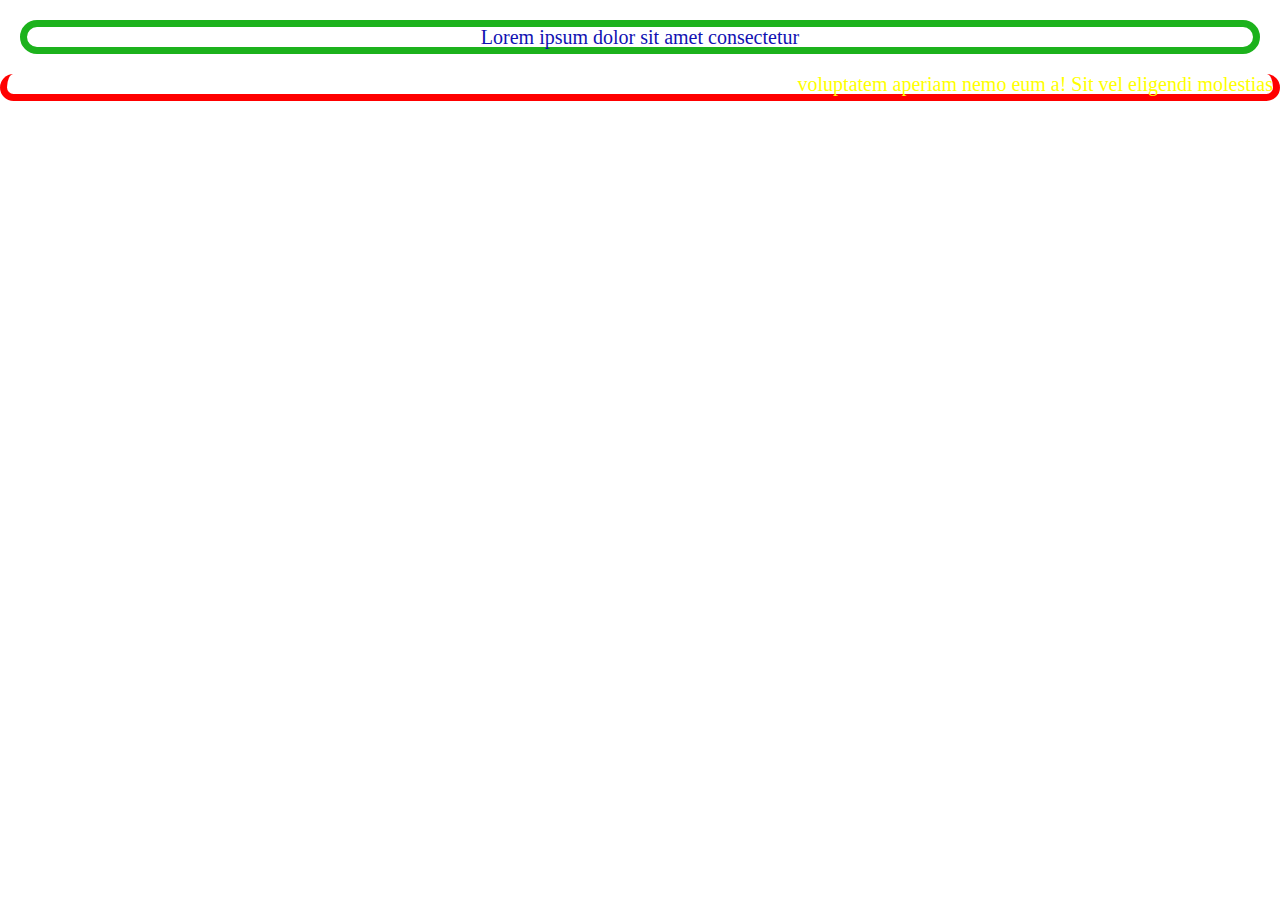
<file: 5 lesson/index.html>
<!DOCTYPE html>
<html lang="en">
  <head>
    <meta charset="UTF-8" />
    <meta name="viewport" content="width=device-width, initial-scale=1.0" />
    <link rel="stylesheet" href="./reset.css" />
    <link rel="stylesheet" href="./style.css" />
    <title>Document</title>
  </head>
  <body>
    <p class="first-text">Lorem ipsum dolor sit amet consectetur</p>
    <p class="second-text">
      voluptatem aperiam nemo eum a! Sit vel eligendi molestias
    </p>
  </body>
</html>
</file>
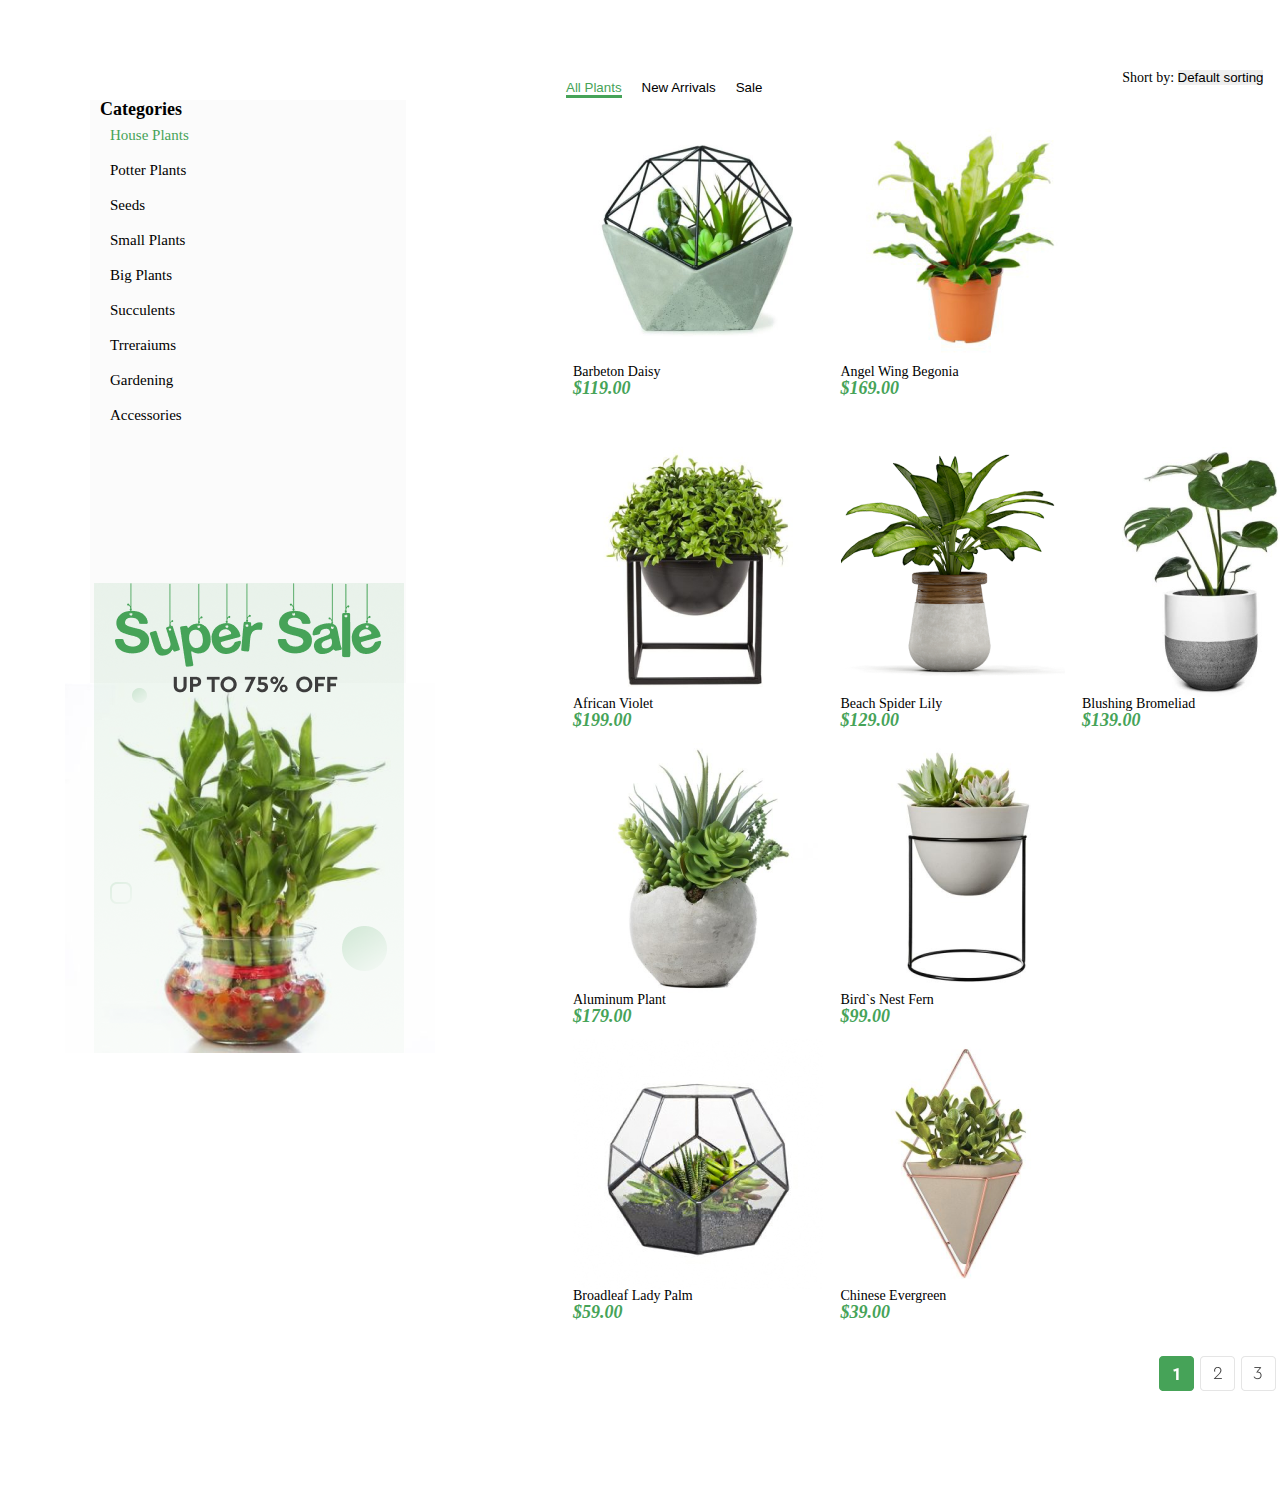
<file: 7 lesson/index.html>
<!DOCTYPE html>
<html lang="en">
  <head>
    <meta charset="UTF-8" />
    <meta name="viewport" content="width=device-width, initial-scale=1.0" />
    <link rel="stylesheet" href="./reset.css" />
    <link rel="stylesheet" href="./style.css" />
    <title>Document</title>
  </head>
  <body>
    <div class="container">
      <div class="sidebar">
        <section>
          <h3 class="categories" style="font-size: 18px;"><strong>Categories</strong></h3>
          <ul>
            <li class="categories-plants" style="color: #46A358;">House Plants</li>
            <li class="categories-plants">Potter Plants</li>
            <li class="categories-plants">Seeds</li>
            <li class="categories-plants">Small Plants</li>
            <li class="categories-plants">Big Plants</li>
            <li class="categories-plants">Succulents</li>
            <li class="categories-plants">Trreraiums</li>
            <li class="categories-plants">Gardening</li>
            <li class="categories-plants">Accessories</li>
          </ul>
        </section>
        <div class="image-super-sale"><img src="./Super Sale Banner.png" /></div>
      </div>
    

    <main>
     <nav>
        <ul class="navigation">
          <li><button type="button" class="button" id="all-plants">All Plants</button></li>
          <li><button type="button" class="button">New Arrivals</button></li>
          <li><button type="button" class="button">Sale</button></li>
        </ul>
        <p class="sort">Short by: <button type="button">Default sorting</button></p>
    </nav>

    <section class="section-plants">
        <div class="box">
            <img src="./image 1.png" alt="photo">
            <h4>Barbeton Daisy</h4>
            <em>$119.00</em>
        </div>
        <div class="box">
            <img src="./product-21-320x320 1.png" alt="photo">
            <h4>Angel Wing Begonia</h4>
            <em>$169.00</em>
        </div>
        <div class="box">
            <img src="./image 2.png" alt="photo">
            <h4>African Violet</h4>
            <em>$199.00</em>
        </div>
        <div class="box">
            <img src="./01 3.png" alt="photo">
            <h4>Beach Spider Lily</h4>
            <em>$129.00</em>
        </div>
        <div class="box">
            <img src="./image 7.png" alt="photo">
            <h4>Blushing Bromeliad</h4>
            <em>$139.00</em>
        </div>
        <div class="box">
            <img src="./image 8.png" alt="photo">
            <h4>Aluminum Plant</h4>
            <em>$179.00</em>
        </div>
        <div class="box">
            <img src="./image 9.png" alt="photo">
            <h4>Bird`s Nest Fern</h4>
            <em>$99.00 </em>
        </div>
        <div class="box">
            <img src="./product-20-320x320 1.png" alt="photo">
            <h4>Broadleaf Lady Palm</h4>
            <em>$59.00</em>
        </div>
        <div class="box">
            <img src="./image 10.png" alt="photo">
            <h4>Chinese Evergreen</h4>
            <em>$39.00</em>
        </div>
    
    </section>
    <div class="pages">
        <li> <img src="./1.png" alt="photo" class="img-pages"> </li>
             <li> <img src="./2.png" alt="photo" class="img-pages"> </li>
             <li> <img src="./3.png" alt="photo" class="img-pages"> </li>
             <li> <img src="./4.png" alt="photo" class="img-pages"> </li>
             <li> <img src="./Arrow.png" alt="photo" class="img-pages"> </li>
     </div>
    </div>
    </main>
   
  </body>
</html>
</file>
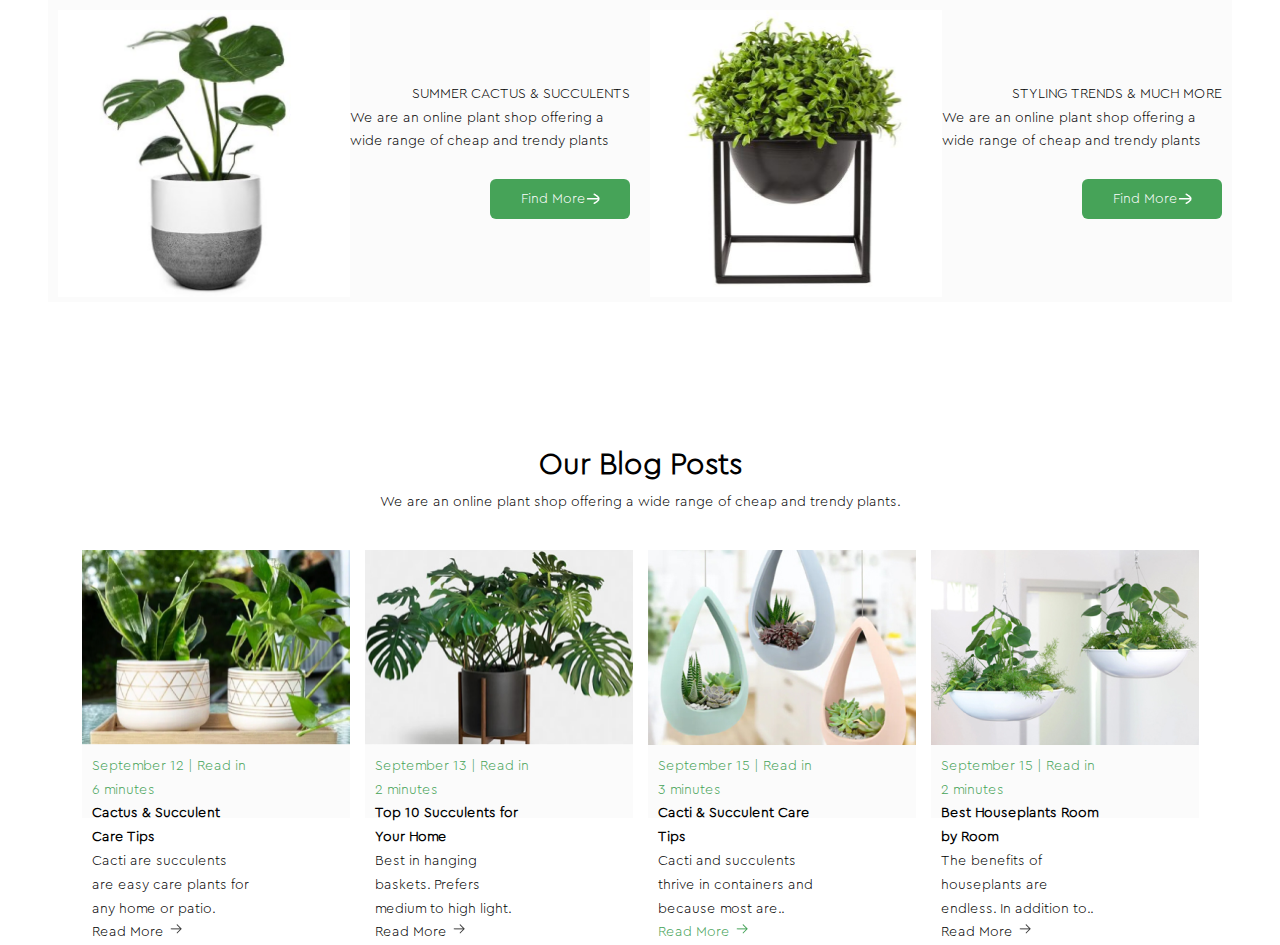
<file: 8 lesson/index.html>
<!DOCTYPE html>
<html lang="en">
  <head>
    <meta charset="UTF-8" />
    <meta name="viewport" content="width=device-width, initial-scale=1.0" />
    <link rel="stylesheet" href="./reset.css" />
    <link rel="stylesheet" href="./style.css" />
    <title>Flex(lesson 8)</title>
  </head>
  <body>
    <div class="box">
      <div class="container-first">
        <div class="container-plants-left">
          <div class="container-image-left">
            <img class="image-plants" src="./image 14.png" alt="Image" />
          </div>
          <div class="container-text-left">
            <h3>SUMMER CACTUS & SUCCULENTS</h3>
            <p>
              We are an online plant shop offering a wide range of cheap and
              trendy plants
            </p>
            <button class="button" type="button">
              Find More <img src="./Arrow - Right-white.png" />
            </button>
          </div>
        </div>

        <div class="container-plants-right">
          <div class="container-image-right">
            <img class="image-plants" src="./image 15.png" alt="Image" />
          </div>
          <div class="container-text-right">
            <h3>STYLING TRENDS & MUCH MORE</h3>
            <p>
              We are an online plant shop offering a wide range of cheap and
              trendy plants
            </p>
            <button class="button" type="button">
              Find More <img src="./Arrow - Right-white.png" />
            </button>
          </div>
        </div>
      </div>

      <div class="container-center-text">
        <h2 style="font-weight: bolder; font-size: 30px">Our Blog Posts</h2>
        <p>
          We are an online plant shop offering a wide range of cheap and trendy
          plants.
        </p>
      </div>

      <div class="container-second">
        <div class="container-plants-first">
          <img class="img-plants" src="./01.png" alt="Image" />
          <div class="container-plants-first-text">
            <p style="color: #46a358">September 12 | Read in 6 minutes</p>
            <h3 style="font-weight: bolder">Cactus & Succulent Care Tips</h3>
            <p>
              Cacti are succulents are easy care plants for any home or patio.
            </p>
            <p>Read More <img src="./Arrow - Right.png" alt="Arrow" /></p>
          </div>
        </div>

        <div class="container-plants-second">
          <img class="img-plants" src="./02.png" alt="Image" />
          <div class="container-plants-second-text">
            <p style="color: #46a358">September 13 | Read in 2 minutes</p>
            <h3 style="font-weight: bolder">Top 10 Succulents for Your Home</h3>
            <p>Best in hanging baskets. Prefers medium to high light.</p>
            <p>Read More <img src="./Arrow - Right.png" alt="Arrow" /></p>
          </div>
        </div>

        <div class="container-plants-third">
          <img class="img-plants" src="./03.png" alt="Image" />
          <div class="container-plants-third-text">
            <p style="color: #46a358">September 15 | Read in 3 minutes</p>
            <h3 style="font-weight: bolder">Cacti & Succulent Care Tips</h3>
            <p>
              Cacti and succulents thrive in containers and because most are..
            </p>
            <p style="color: #46a358">
              Read More <img src="./Arrow - Right-green.png" alt="Arrow" />
            </p>
          </div>
        </div>

        <div class="container-plants-fourth">
          <img class="img-plants" src="./04.png" alt="Image" />
          <div class="container-plants-fourth-text">
            <p style="color: #46a358">September 15 | Read in 2 minutes</p>
            <h3 style="font-weight: bolder">Best Houseplants Room by Room</h3>
            <p>The benefits of houseplants are endless. In addition to..</p>
            <p>Read More <img src="./Arrow - Right.png" alt="Arrow" /></p>
          </div>
        </div>
      </div>
    </div>
  </body>
</html>
</file>
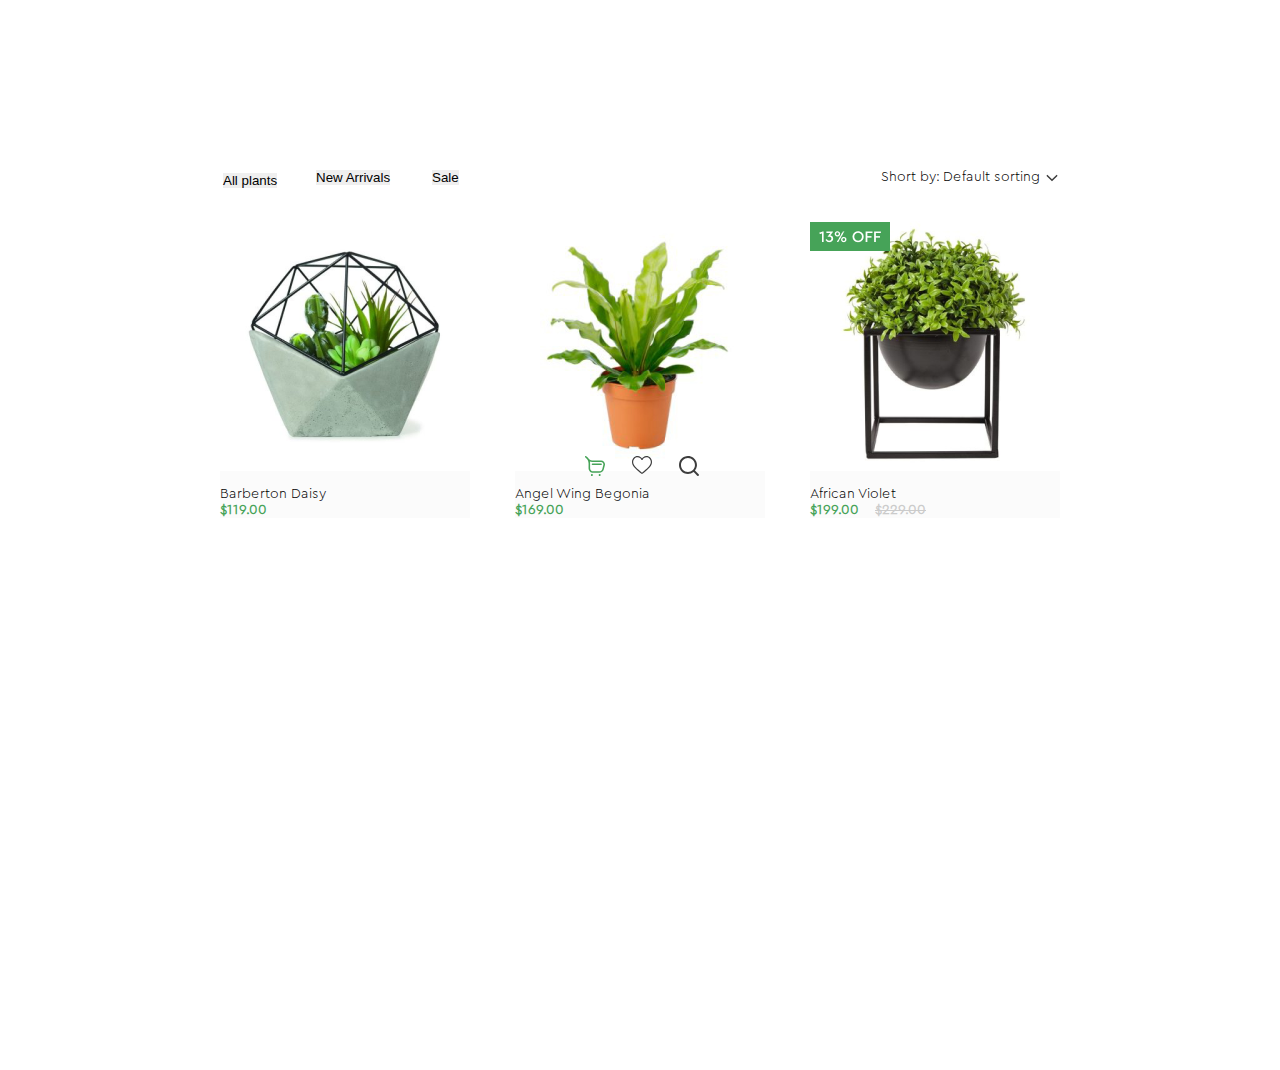
<file: 9 lesson/index.html>
<!DOCTYPE html>
<html lang="en">
  <head>
    <meta charset="UTF-8" />
    <meta name="viewport" content="width=device-width, initial-scale=1.0" />
    <link rel="stylesheet" href="./reset.css" />
    <link rel="stylesheet" href="./style.css" />
    <title>Document</title>
  </head>
  <body>
    <main class="main">
      <div class="container-plants">
        <nav class="navigation-plants">
          <ul class="navigation-plants-list">
            <li class="navigation-plants-li-1">
              <button class="nav-button">All plants</button>
            </li>
            <li class="navigation-plants-li-2">
              <button class="nav-button">New Arrivals</button>
            </li>
            <li class="navigation-plants-li-3">
              <button class="nav-button">Sale</button>
            </li>
            <li class="navigation-plants-li-4">
              Short by: Default sorting <img src="./Arrow - Down 2.svg" />
            </li>
          </ul>
        </nav>
        <div class="shop-plants">
          <ul class="ul-shop-plants">
            <li>
              <div class="box-plants-1">
                <div class="img-plant">
                  <img src="./image 1.png" alt="img" />
                </div>
                <h3>Barberton Daisy</h3>
                <span class="price" style="font-weight: bold">$119.00</span>
              </div>
            </li>
            <li>
              <div class="box-plants-2">
                <div class="img-plant">
                  <img src="./product-21-320x320 1.png" alt="img" />
                </div>
                <h3>Angel Wing Begonia</h3>
                <span class="price" style="font-weight: bold">$169.00</span>
                <ul class="item">
                  <li><img class="item-1" src="./shopping 1.svg" /></li>
                  <li><img class="item-2" src="./Vector.svg" /></li>
                  <li><img class="item-3" src="./Vector2.svg" /></li>
                </ul>
              </div>
            </li>
            <li>
              <div class="box-plants-3">
                <div class="img-plant">
                  <img src="./image 2.png" alt="img" />
                </div>
                <h3>African Violet</h3>
                <span class="price" style="font-weight: bold"
                  >$199.00
                  <p class="strikethrough">$229.00</p>
                </span>
                <img class="sale-img" src="./Frame 2.png" />
              </div>
            </li>
          </ul>
        </div>
      </div>
    </main>
  </body>
</html>
</file>
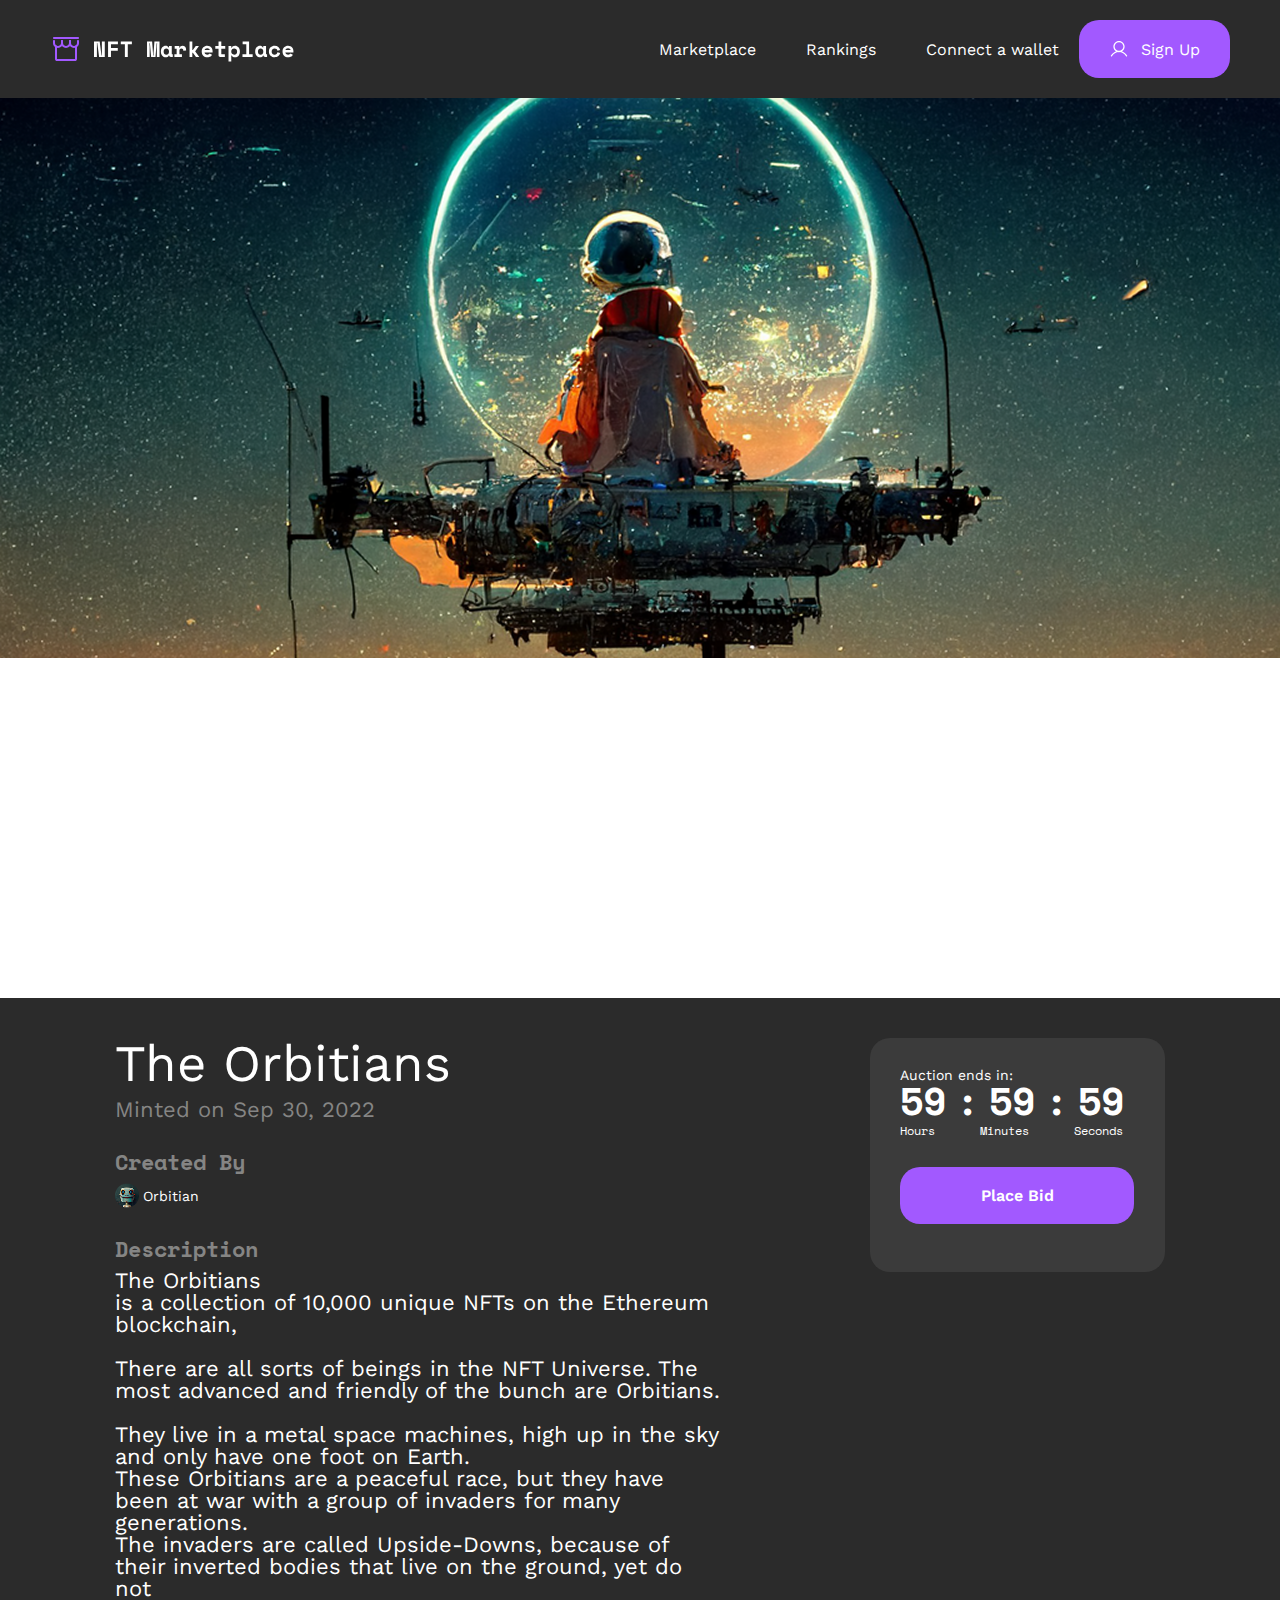
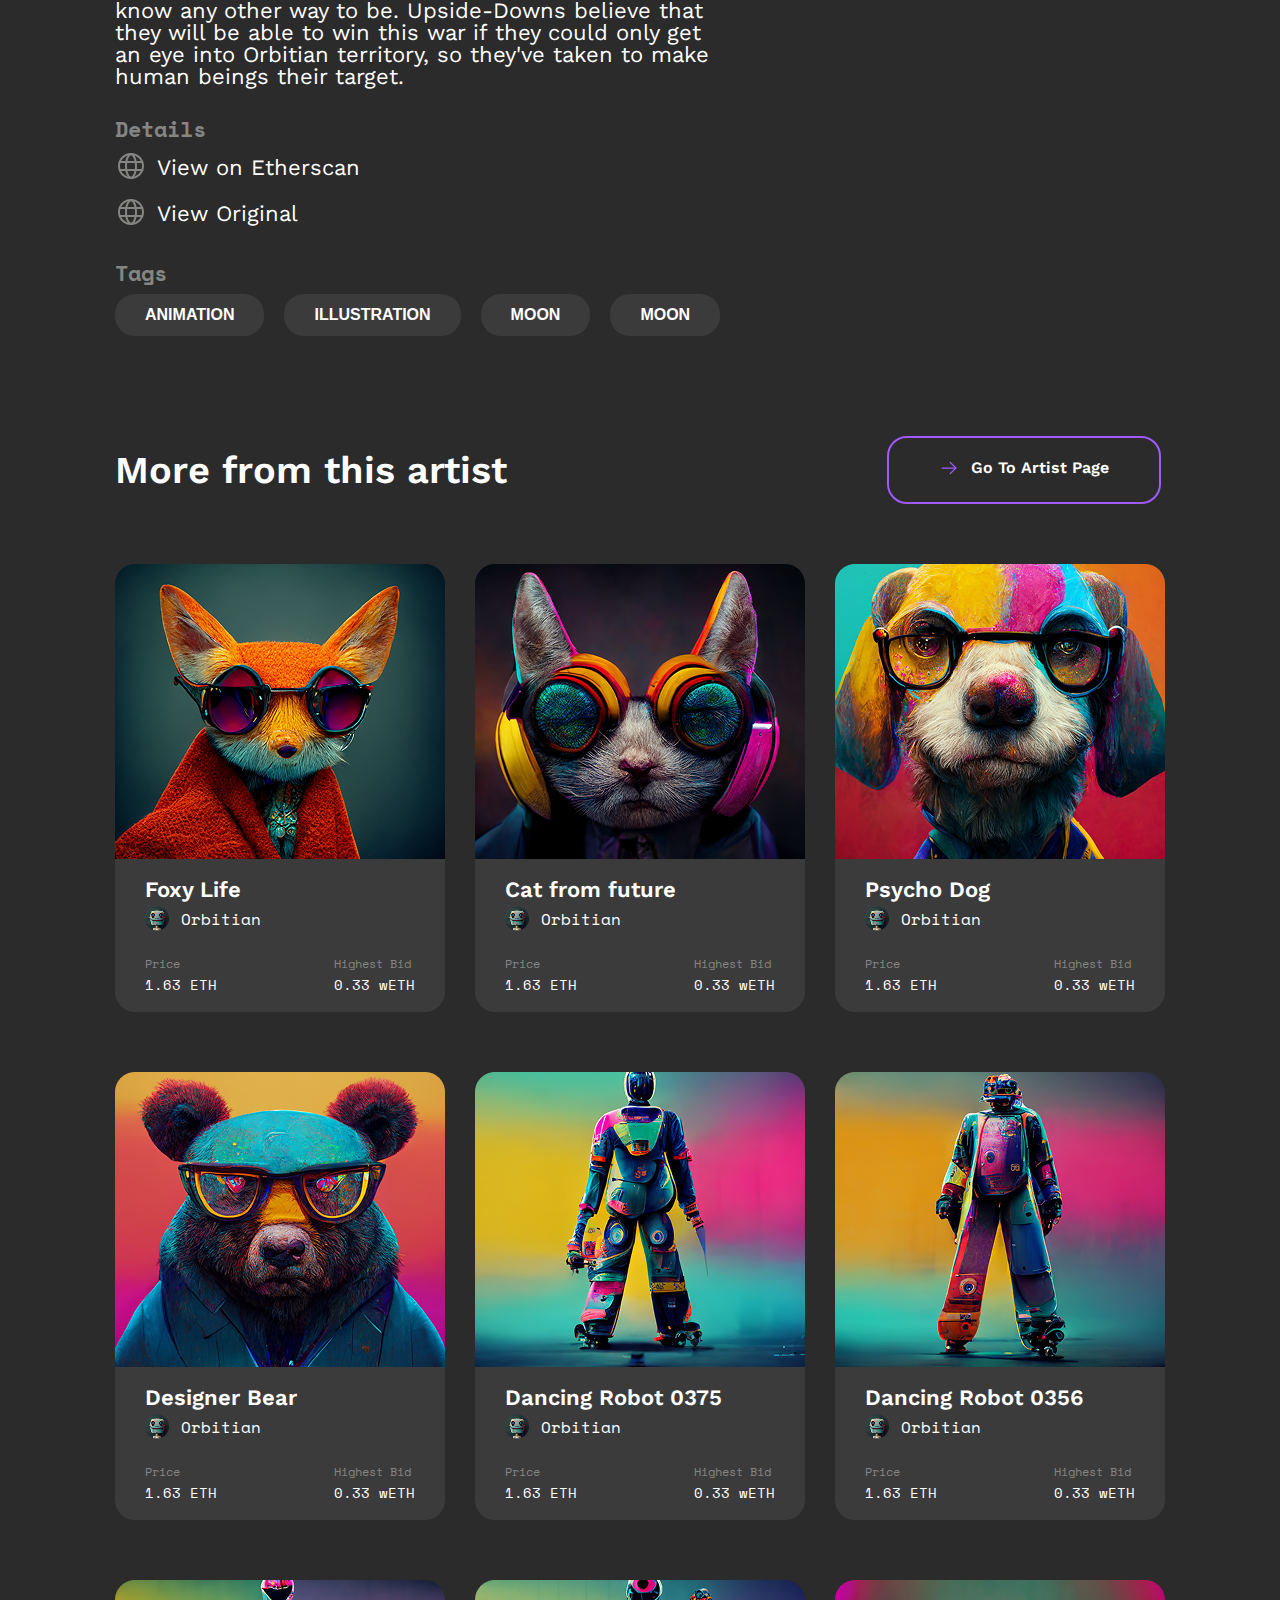
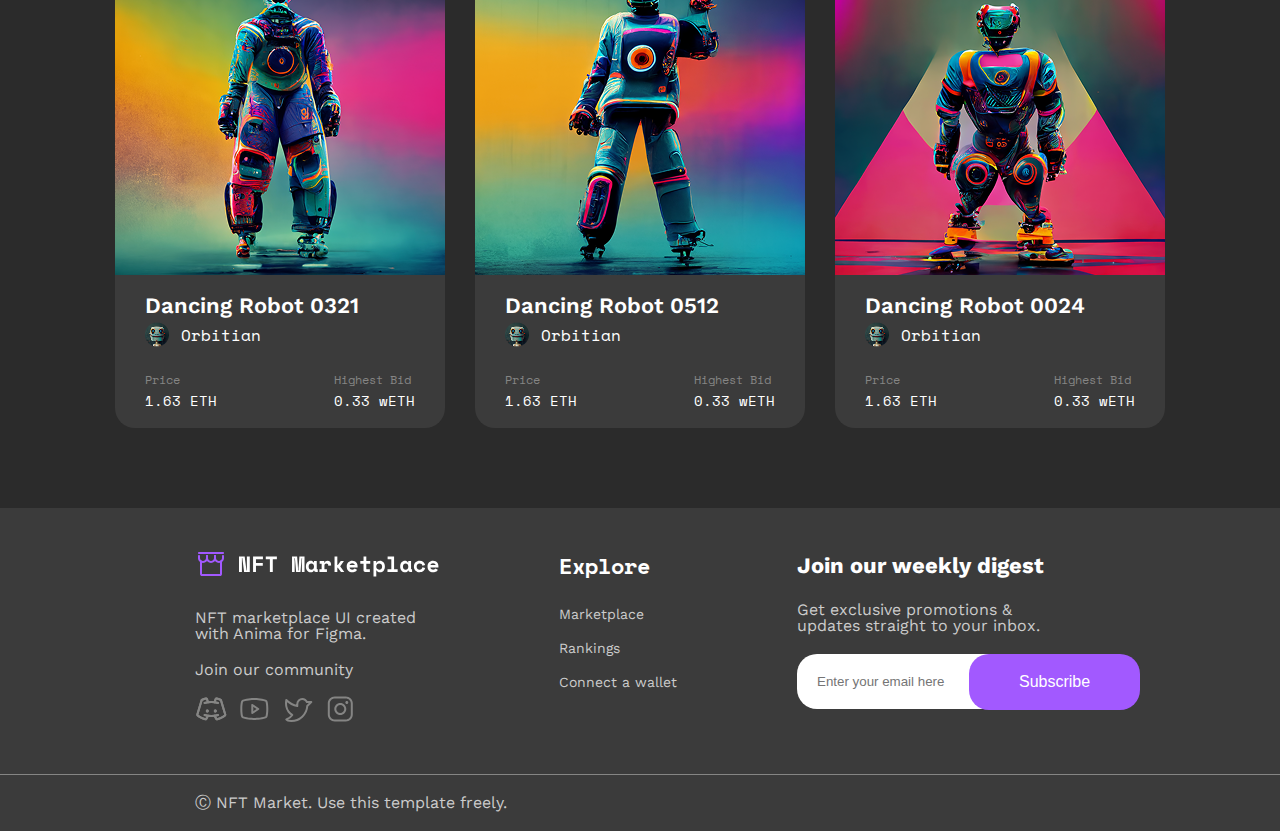
<file: Final project/index.html>
<!DOCTYPE html>
<html lang="en">
  <head>
    <meta charset="UTF-8" />
    <meta name="viewport" content="width=device-width, initial-scale=1.0" />
    <link rel="stylesheet" href="./reset.css" />
    <link rel="stylesheet" href="./style.css" />
    <title>NFT Marketplace</title>
  </head>
  <body>
    <header class="header">
      <div class="header__wrapper">
        <div class="header__logo">
          <img src="./Icon/Logo.svg" alt="Logo" />
        </div>
        <div class="header__nav">
          <ul class="header__nav-list">
            <li class="header__nav-item">
              <button class="header__nav-button">Marketplace</button>
            </li>
            <li class="header__nav-item">
              <button class="header__nav-button">Rankings</button>
            </li>
            <li class="header__nav-item">
              <button class="header__nav-button">Connect a wallet</button>
            </li>
          </ul>
          <button class="header__button">
            <svg
              width="20"
              height="20"
              viewBox="0 0 20 20"
              fill="none"
              xmlns="http://www.w3.org/2000/svg"
            >
              <path
                fill-rule="evenodd"
                clip-rule="evenodd"
                d="M10 3.125C7.58375 3.125 5.625 5.08375 5.625 7.5C5.625 9.91625 7.58375 11.875 10 11.875C12.4162 11.875 14.375 9.91625 14.375 7.5C14.375 5.08375 12.4162 3.125 10 3.125ZM4.375 7.5C4.375 4.3934 6.8934 1.875 10 1.875C13.1066 1.875 15.625 4.3934 15.625 7.5C15.625 10.6066 13.1066 13.125 10 13.125C6.8934 13.125 4.375 10.6066 4.375 7.5Z"
                fill="white"
              />
              <path
                fill-rule="evenodd"
                clip-rule="evenodd"
                d="M10.0001 13.124C8.57374 13.124 7.17251 13.4995 5.93728 14.2128C4.70205 14.926 3.67634 15.9518 2.96327 17.1872C2.79071 17.4861 2.40848 17.5886 2.10953 17.416C1.81058 17.2435 1.70812 16.8612 1.88068 16.5623C2.70345 15.1369 3.88696 13.9532 5.31223 13.1303C6.7375 12.3073 8.3543 11.874 10.0001 11.874C11.6459 11.874 13.2627 12.3073 14.688 13.1303C16.1132 13.9532 17.2968 15.1369 18.1195 16.5623C18.2921 16.8612 18.1896 17.2435 17.8907 17.416C17.5917 17.5886 17.2095 17.4861 17.0369 17.1872C16.3239 15.9518 15.2982 14.926 14.0629 14.2128C12.8277 13.4995 11.4265 13.124 10.0001 13.124Z"
                fill="white"
              />
            </svg>
            Sign Up
          </button>
        </div>
      </div>
    </header>
    <section class="block-img"></section>
    <main class="main-market">
      <div class="main-market__wrapper">
        <div class="main-market__text">
          <h4 class="main-market__text-title">The Orbitians</h4>
          <p class="main-market__text-date">Minted on Sep 30, 2022</p>
          <p class="main-market__text-author">Created By</p>
          <p class="main-market__author-img">
            <img
              src="./Image/Avatar.png"
              alt="Author"
              class="main-market__text-img"
            />
            Orbitian
          </p>
          <p class="main-market__text-des">Description</p>
          <p class="main-market__text-main">
            The Orbitians <br />
            is a collection of 10,000 unique NFTs on the Ethereum blockchain,<br />
            <br />
            There are all sorts of beings in the NFT Universe. The most advanced
            and friendly of the bunch are Orbitians. <br />
            <br />
            They live in a metal space machines, high up in the sky and only
            have one foot on Earth. <br />
            These Orbitians are a peaceful race, but they have been at war with
            a group of invaders for many generations. <br />
            The invaders are called Upside-Downs, because of their inverted
            bodies that live on the ground, yet do not <br />
            know any other way to be. Upside-Downs believe that they will be
            able to win this war if they could only get an eye into Orbitian
            territory, so they've taken to make human beings their target.
          </p>
          <p class="main-market__text-details">Details</p>
          <p class="main-market__text-view">
            <span>
              <svg
                width="32"
                height="32"
                viewBox="0 0 32 32"
                fill="none"
                xmlns="http://www.w3.org/2000/svg"
              >
                <path
                  fill-rule="evenodd"
                  clip-rule="evenodd"
                  d="M16 5C9.92487 5 5 9.92487 5 16C5 22.0751 9.92487 27 16 27C22.0751 27 27 22.0751 27 16C27 9.92487 22.0751 5 16 5ZM3 16C3 8.8203 8.8203 3 16 3C23.1797 3 29 8.8203 29 16C29 23.1797 23.1797 29 16 29C8.8203 29 3 23.1797 3 16Z"
                  fill="#858584"
                />
                <path
                  fill-rule="evenodd"
                  clip-rule="evenodd"
                  d="M3.6875 12C3.6875 11.4477 4.13522 11 4.6875 11H27.3125C27.8648 11 28.3125 11.4477 28.3125 12C28.3125 12.5523 27.8648 13 27.3125 13H4.6875C4.13522 13 3.6875 12.5523 3.6875 12Z"
                  fill="#858584"
                />
                <path
                  fill-rule="evenodd"
                  clip-rule="evenodd"
                  d="M3.6875 20C3.6875 19.4477 4.13522 19 4.6875 19H27.3125C27.8648 19 28.3125 19.4477 28.3125 20C28.3125 20.5523 27.8648 21 27.3125 21H4.6875C4.13522 21 3.6875 20.5523 3.6875 20Z"
                  fill="#858584"
                />
                <path
                  fill-rule="evenodd"
                  clip-rule="evenodd"
                  d="M13.3837 8.13841C12.5439 10.0995 12 12.8783 12 16.0002C12 19.1221 12.5439 21.9009 13.3837 23.862C13.8044 24.8443 14.2797 25.5753 14.7565 26.0462C15.229 26.5129 15.6481 26.6752 16 26.6752C16.3519 26.6752 16.771 26.5129 17.2435 26.0462C17.7203 25.5753 18.1956 24.8443 18.6163 23.862C19.4561 21.9009 20 19.1221 20 16.0002C20 12.8783 19.4561 10.0995 18.6163 8.13841C18.1956 7.15609 17.7203 6.42507 17.2435 5.95417C16.771 5.4875 16.3519 5.3252 16 5.3252C15.6481 5.3252 15.229 5.4875 14.7565 5.95417C14.2797 6.42507 13.8044 7.15609 13.3837 8.13841ZM13.3511 4.53118C14.075 3.81627 14.9712 3.3252 16 3.3252C17.0288 3.3252 17.9251 3.81627 18.6489 4.53118C19.3685 5.24186 19.9707 6.2206 20.4548 7.35104C21.4246 9.61551 22 12.6741 22 16.0002C22 19.3263 21.4246 22.3849 20.4548 24.6493C19.9707 25.7798 19.3685 26.7585 18.6489 27.4692C17.925 28.1841 17.0288 28.6752 16 28.6752C14.9712 28.6752 14.075 28.1841 13.3511 27.4692C12.6315 26.7585 12.0293 25.7798 11.5452 24.6493C10.5754 22.3849 10 19.3263 10 16.0002C10 12.6741 10.5754 9.61551 11.5452 7.35104C12.0293 6.2206 12.6315 5.24186 13.3511 4.53118Z"
                  fill="#858584"
                />
              </svg>
            </span>
            View on Etherscan
          </p>
          <p class="main-market__text-view">
            <span>
              <svg
                width="32"
                height="32"
                viewBox="0 0 32 32"
                fill="none"
                xmlns="http://www.w3.org/2000/svg"
              >
                <path
                  fill-rule="evenodd"
                  clip-rule="evenodd"
                  d="M16 5C9.92487 5 5 9.92487 5 16C5 22.0751 9.92487 27 16 27C22.0751 27 27 22.0751 27 16C27 9.92487 22.0751 5 16 5ZM3 16C3 8.8203 8.8203 3 16 3C23.1797 3 29 8.8203 29 16C29 23.1797 23.1797 29 16 29C8.8203 29 3 23.1797 3 16Z"
                  fill="#858584"
                />
                <path
                  fill-rule="evenodd"
                  clip-rule="evenodd"
                  d="M3.6875 12C3.6875 11.4477 4.13522 11 4.6875 11H27.3125C27.8648 11 28.3125 11.4477 28.3125 12C28.3125 12.5523 27.8648 13 27.3125 13H4.6875C4.13522 13 3.6875 12.5523 3.6875 12Z"
                  fill="#858584"
                />
                <path
                  fill-rule="evenodd"
                  clip-rule="evenodd"
                  d="M3.6875 20C3.6875 19.4477 4.13522 19 4.6875 19H27.3125C27.8648 19 28.3125 19.4477 28.3125 20C28.3125 20.5523 27.8648 21 27.3125 21H4.6875C4.13522 21 3.6875 20.5523 3.6875 20Z"
                  fill="#858584"
                />
                <path
                  fill-rule="evenodd"
                  clip-rule="evenodd"
                  d="M13.3837 8.13841C12.5439 10.0995 12 12.8783 12 16.0002C12 19.1221 12.5439 21.9009 13.3837 23.862C13.8044 24.8443 14.2797 25.5753 14.7565 26.0462C15.229 26.5129 15.6481 26.6752 16 26.6752C16.3519 26.6752 16.771 26.5129 17.2435 26.0462C17.7203 25.5753 18.1956 24.8443 18.6163 23.862C19.4561 21.9009 20 19.1221 20 16.0002C20 12.8783 19.4561 10.0995 18.6163 8.13841C18.1956 7.15609 17.7203 6.42507 17.2435 5.95417C16.771 5.4875 16.3519 5.3252 16 5.3252C15.6481 5.3252 15.229 5.4875 14.7565 5.95417C14.2797 6.42507 13.8044 7.15609 13.3837 8.13841ZM13.3511 4.53118C14.075 3.81627 14.9712 3.3252 16 3.3252C17.0288 3.3252 17.9251 3.81627 18.6489 4.53118C19.3685 5.24186 19.9707 6.2206 20.4548 7.35104C21.4246 9.61551 22 12.6741 22 16.0002C22 19.3263 21.4246 22.3849 20.4548 24.6493C19.9707 25.7798 19.3685 26.7585 18.6489 27.4692C17.925 28.1841 17.0288 28.6752 16 28.6752C14.9712 28.6752 14.075 28.1841 13.3511 27.4692C12.6315 26.7585 12.0293 25.7798 11.5452 24.6493C10.5754 22.3849 10 19.3263 10 16.0002C10 12.6741 10.5754 9.61551 11.5452 7.35104C12.0293 6.2206 12.6315 5.24186 13.3511 4.53118Z"
                  fill="#858584"
                />
              </svg>
            </span>
            View Original
          </p>
          <p class="main-market__text-tags">Tags</p>
          <div class="main-market__container-button">
            <button class="main-market__button">Animation</button>
            <button class="main-market__button">illustration</button>
            <button class="main-market__button">moon</button>
            <button class="main-market__button">moon</button>
          </div>
        </div>
        <div class="main-market__timer">
          <p class="main-market__timer-title">Auction ends in:</p>
          <div class="main-market__clock">
            <p class="main-market__clock-hours">59</p>
            <p class="main-market__clock-hours">:</p>
            <p class="main-market__clock-hours">59</p>
            <p class="main-market__clock-hours">:</p>
            <p class="main-market__clock-hours">59</p>
          </div>
          <div class="main-market__watch">
            <p class="main-market__watch-text">Hours</p>
            <p class="main-market__watch-text">Minutes</p>
            <p class="main-market__watch-text">Seconds</p>
          </div>
          <button class="main-market__timer-button">Place Bid</button>
        </div>
      </div>
    </main>
    <article class="article-artist">
      <div class="article-artist__header">
        <h3 class="article-artist__title">More from this artist</h3>
        <button class="article-artist__button">
          <span
            ><svg
              width="20"
              height="20"
              viewBox="0 0 20 20"
              fill="none"
              xmlns="http://www.w3.org/2000/svg"
            >
              <path
                fill-rule="evenodd"
                clip-rule="evenodd"
                d="M2.5 10C2.5 9.65482 2.77982 9.375 3.125 9.375H16.875C17.2202 9.375 17.5 9.65482 17.5 10C17.5 10.3452 17.2202 10.625 16.875 10.625H3.125C2.77982 10.625 2.5 10.3452 2.5 10Z"
                fill="#A259FF"
              />
              <path
                fill-rule="evenodd"
                clip-rule="evenodd"
                d="M10.8081 3.93306C11.0521 3.68898 11.4479 3.68898 11.6919 3.93306L17.3169 9.55806C17.561 9.80214 17.561 10.1979 17.3169 10.4419L11.6919 16.0669C11.4479 16.311 11.0521 16.311 10.8081 16.0669C10.564 15.8229 10.564 15.4271 10.8081 15.1831L15.9911 10L10.8081 4.81694C10.564 4.57286 10.564 4.17714 10.8081 3.93306Z"
                fill="#A259FF"
              />
            </svg>
          </span>
          Go To Artist Page
        </button>
      </div>
      <div class="article-artist__main">
        <div class="article-artist__container">
          <div class="article-artist__img">
            <img src="./Image/Image.png" alt="Img" />
          </div>
          <div class="article-artist__wrapper-text">
            <div class="article-artist__text-author">
              <h5 class="article-artist__author">Foxy Life</h5>
              <p class="article-artist__author-icon">
                <img
                  src="./Image/Avatar.png"
                  alt="Author"
                  class="main-market__text-img"
                />
                Orbitian
              </p>
            </div>
            <div class="article-artist__text">
              <div class="article-artist__price">
                <p class="article-artist__price-text">Price</p>
                <p class="article-artist__price-num">1.63 ETH</p>
              </div>
              <div class="article-artist__bid">
                <p class="article-artist__bid-text">Highest Bid</p>
                <p class="article-artist__bid-num">0.33 wETH</p>
              </div>
            </div>
          </div>
        </div>

        <div class="article-artist__container">
          <div class="article-artist__img">
            <img src="./Image/Image Placeholder.png" alt="Img" />
          </div>
          <div class="article-artist__wrapper-text">
            <div class="article-artist__text-author">
              <h5 class="article-artist__author">Cat from future</h5>
              <p class="article-artist__author-icon">
                <img
                  src="./Image/Avatar.png"
                  alt="Author"
                  class="main-market__text-img"
                />
                Orbitian
              </p>
            </div>
            <div class="article-artist__text">
              <div class="article-artist__price">
                <p class="article-artist__price-text">Price</p>
                <p class="article-artist__price-num">1.63 ETH</p>
              </div>
              <div class="article-artist__bid">
                <p class="article-artist__bid-text">Highest Bid</p>
                <p class="article-artist__bid-num">0.33 wETH</p>
              </div>
            </div>
          </div>
        </div>

        <div class="article-artist__container">
          <div class="article-artist__img">
            <img src="./Image/Image Placeholder (1).png" alt="Img" />
          </div>
          <div class="article-artist__wrapper-text">
            <div class="article-artist__text-author">
              <h5 class="article-artist__author">Psycho Dog</h5>
              <p class="article-artist__author-icon">
                <img
                  src="./Image/Avatar.png"
                  alt="Author"
                  class="main-market__text-img"
                />
                Orbitian
              </p>
            </div>
            <div class="article-artist__text">
              <div class="article-artist__price">
                <p class="article-artist__price-text">Price</p>
                <p class="article-artist__price-num">1.63 ETH</p>
              </div>
              <div class="article-artist__bid">
                <p class="article-artist__bid-text">Highest Bid</p>
                <p class="article-artist__bid-num">0.33 wETH</p>
              </div>
            </div>
          </div>
        </div>

        <div class="article-artist__container">
          <div class="article-artist__img">
            <img src="./Image/Image (1).png" alt="Img" />
          </div>
          <div class="article-artist__wrapper-text">
            <div class="article-artist__text-author">
              <h5 class="article-artist__author">Designer Bear</h5>
              <p class="article-artist__author-icon">
                <img
                  src="./Image/Avatar.png"
                  alt="Author"
                  class="main-market__text-img"
                />
                Orbitian
              </p>
            </div>
            <div class="article-artist__text">
              <div class="article-artist__price">
                <p class="article-artist__price-text">Price</p>
                <p class="article-artist__price-num">1.63 ETH</p>
              </div>
              <div class="article-artist__bid">
                <p class="article-artist__bid-text">Highest Bid</p>
                <p class="article-artist__bid-num">0.33 wETH</p>
              </div>
            </div>
          </div>
        </div>

        <div class="article-artist__container">
          <div class="article-artist__img">
            <img src="./Image/Image Placeholder (2).png" alt="Img" />
          </div>
          <div class="article-artist__wrapper-text">
            <div class="article-artist__text-author">
              <h5 class="article-artist__author">Dancing Robot 0375</h5>
              <p class="article-artist__author-icon">
                <img
                  src="./Image/Avatar.png"
                  alt="Author"
                  class="main-market__text-img"
                />
                Orbitian
              </p>
            </div>
            <div class="article-artist__text">
              <div class="article-artist__price">
                <p class="article-artist__price-text">Price</p>
                <p class="article-artist__price-num">1.63 ETH</p>
              </div>
              <div class="article-artist__bid">
                <p class="article-artist__bid-text">Highest Bid</p>
                <p class="article-artist__bid-num">0.33 wETH</p>
              </div>
            </div>
          </div>
        </div>

        <div class="article-artist__container">
          <div class="article-artist__img">
            <img src="./Image/Image Placeholder (3).png" alt="Img" />
          </div>
          <div class="article-artist__wrapper-text">
            <div class="article-artist__text-author">
              <h5 class="article-artist__author">Dancing Robot 0356</h5>
              <p class="article-artist__author-icon">
                <img
                  src="./Image/Avatar.png"
                  alt="Author"
                  class="main-market__text-img"
                />
                Orbitian
              </p>
            </div>
            <div class="article-artist__text">
              <div class="article-artist__price">
                <p class="article-artist__price-text">Price</p>
                <p class="article-artist__price-num">1.63 ETH</p>
              </div>
              <div class="article-artist__bid">
                <p class="article-artist__bid-text">Highest Bid</p>
                <p class="article-artist__bid-num">0.33 wETH</p>
              </div>
            </div>
          </div>
        </div>

        <div class="article-artist__container">
          <div class="article-artist__img">
            <img src="./Image/Image Placeholder (4).png" alt="Img" />
          </div>
          <div class="article-artist__wrapper-text">
            <div class="article-artist__text-author">
              <h5 class="article-artist__author">Dancing Robot 0321</h5>
              <p class="article-artist__author-icon">
                <img
                  src="./Image/Avatar.png"
                  alt="Author"
                  class="main-market__text-img"
                />
                Orbitian
              </p>
            </div>
            <div class="article-artist__text">
              <div class="article-artist__price">
                <p class="article-artist__price-text">Price</p>
                <p class="article-artist__price-num">1.63 ETH</p>
              </div>
              <div class="article-artist__bid">
                <p class="article-artist__bid-text">Highest Bid</p>
                <p class="article-artist__bid-num">0.33 wETH</p>
              </div>
            </div>
          </div>
        </div>

        <div class="article-artist__container">
          <div class="article-artist__img">
            <img src="./Image/Image Placeholder (5).png" alt="Img" />
          </div>
          <div class="article-artist__wrapper-text">
            <div class="article-artist__text-author">
              <h5 class="article-artist__author">Dancing Robot 0512</h5>
              <p class="article-artist__author-icon">
                <img
                  src="./Image/Avatar.png"
                  alt="Author"
                  class="main-market__text-img"
                />
                Orbitian
              </p>
            </div>
            <div class="article-artist__text">
              <div class="article-artist__price">
                <p class="article-artist__price-text">Price</p>
                <p class="article-artist__price-num">1.63 ETH</p>
              </div>
              <div class="article-artist__bid">
                <p class="article-artist__bid-text">Highest Bid</p>
                <p class="article-artist__bid-num">0.33 wETH</p>
              </div>
            </div>
          </div>
        </div>

        <div class="article-artist__container">
          <div class="article-artist__img">
            <img src="./Image/Image Placeholder (6).png" alt="Img" />
          </div>
          <div class="article-artist__wrapper-text">
            <div class="article-artist__text-author">
              <h5 class="article-artist__author">Dancing Robot 0024</h5>
              <p class="article-artist__author-icon">
                <img
                  src="./Image/Avatar.png"
                  alt="Author"
                  class="main-market__text-img"
                />
                Orbitian
              </p>
            </div>
            <div class="article-artist__text">
              <div class="article-artist__price">
                <p class="article-artist__price-text">Price</p>
                <p class="article-artist__price-num">1.63 ETH</p>
              </div>
              <div class="article-artist__bid">
                <p class="article-artist__bid-text">Highest Bid</p>
                <p class="article-artist__bid-num">0.33 wETH</p>
              </div>
            </div>
          </div>
        </div>
      </div>
    </article>
    <footer class="footer-marketplace">
      <div class="footer-marketplace__wrapper">
        <div class="footer-marketplace__contact">
          <p class="footer-marketplace__wrapper-logo">
            <img src="./Icon/Logo.svg" alt="Img" />
          </p>
          <p class="footer-marketplace__wrapper-text">
            NFT marketplace UI created <br />
            with Anima for Figma.
          </p>
          <p class="footer-marketplace__wrapper-join">Join our community</p>
          <ul class="footer-marketplace__list">
            <li class="footer-marketplace__list-item">
              <a href="#"><img src="./Icon/DiscordLogo.svg" alt="Icon" /></a>
            </li>
            <li class="footer-marketplace__list-item">
              <a href="#"><img src="./Icon/YoutubeLogo.svg" alt="Icon" /></a>
            </li>
            <li class="footer-marketplace__list-item">
              <a href="#"><img src="./Icon/TwitterLogo.svg" alt="Icon" /></a>
            </li>
            <li class="footer-marketplace__list-item">
              <a href="#"><img src="./Icon/InstagramLogo.svg" alt="Icon" /></a>
            </li>
          </ul>
        </div>
        <ul class="footer-marketplace__explore">
          <h5 class="footer-marketplace__explore-title">Explore</h5>
          <li class="footer-marketplace__explore-item">
            <a href="#">Marketplace</a>
          </li>
          <li class="footer-marketplace__explore-item">
            <a href="#">Rankings</a>
          </li>
          <li class="footer-marketplace__explore-item">
            <a href="#">Connect a wallet</a>
          </li>
        </ul>
        <div class="footer-marketplace__join">
          <h5 class="footer-marketplace__join-title">Join our weekly digest</h5>
          <p class="footer-marketplace__join-text">
            Get exclusive promotions & <br />
            updates straight to your inbox.
          </p>
          <form action="subscribe">
            <input
              type="email"
              class="subscribe__input"
              placeholder="Enter your email here"
            />
            <button class="subscribe__button">Subscribe</button>
          </form>
        </div>
      </div>
      <p class="footer-marketplace-end">
        Ⓒ NFT Market. Use this template freely.
      </p>
    </footer>
  </body>
</html>
</file>
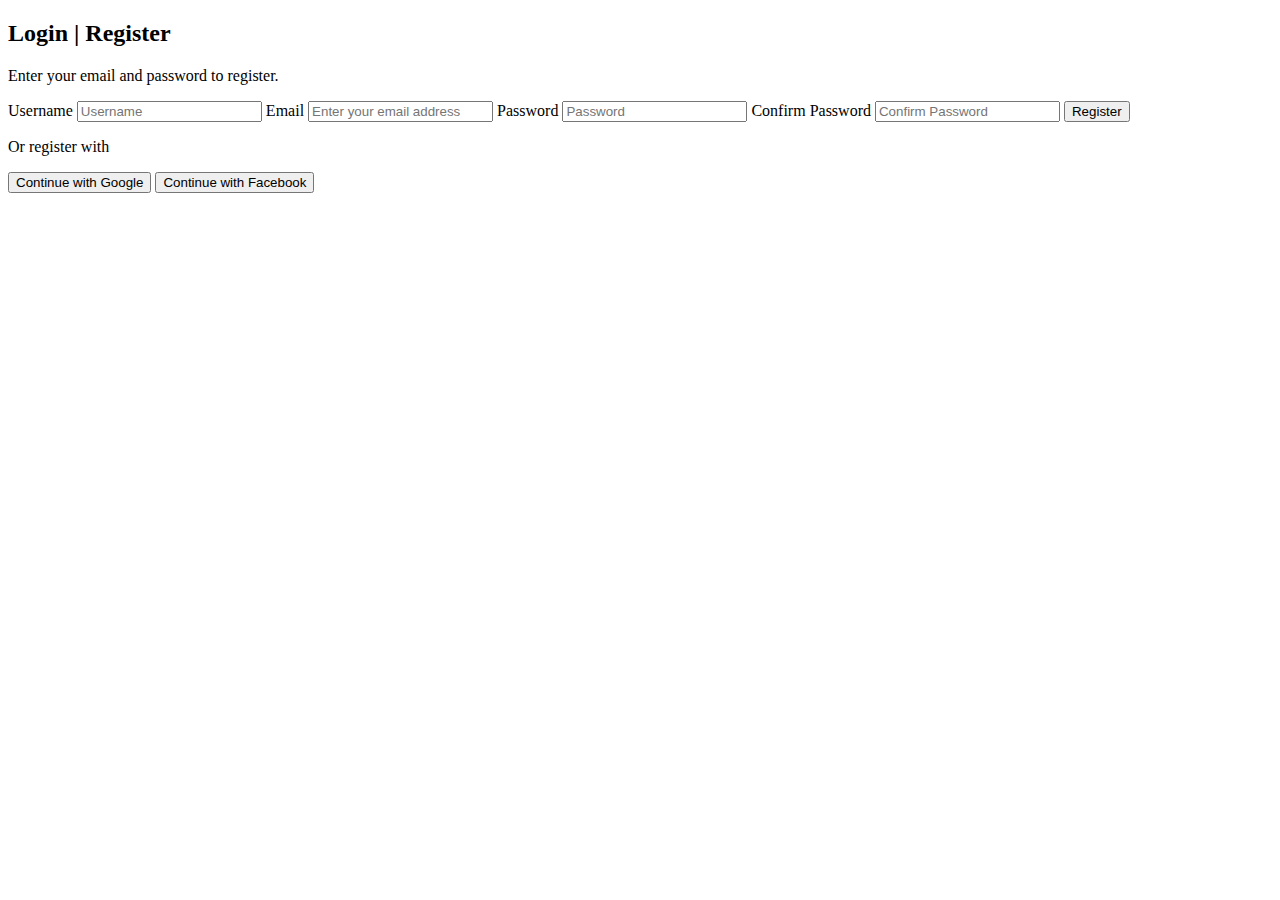
<file: 3 lesson/Greenshop/Registration.html>
<!DOCTYPE html>
<html lang="en">
  <head>
    <meta charset="UTF-8" />
    <meta name="viewport" content="width=device-width, initial-scale=1.0" />
    <title>Registration Form</title>
  </head>
  <body>
    <div>
      <h2>Login | <span>Register</span></h2>
      <p>Enter your email and password to register.</p>
      <form>
        <label>Username</label>
        <input type="text" placeholder="Username" />
        <label>Email</label>
        <input type="email" placeholder="Enter your email address" />
        <label>Password</label>
        <input type="password" placeholder="Password" />
        <label>Confirm Password</label>
        <input type="password" placeholder="Confirm Password" />
        <button type="submit">Register</button>
      </form>
      <p>Or register with</p>
      <button>Continue with Google</button>
      <button>Continue with Facebook</button>
    </div>
  </body>
</html>
</file>
<file: 10 lesson/style.css>
@font-face {
    font-family: 'MyCustomFont';
    src: url('./CeraPro-Bold.woff') format('woff');
    font-weight: normal;
    font-style: normal;
}

body {
    font-family: 'MyCustomFont';
}


.navigation{
    margin: 0 auto;
    width: 1200px;
    display: flex;
    justify-content: space-between;
    margin-top: 30px;
    align-items: center;
    border-bottom: 0.3px solid #46a35969;
    padding-bottom:10px ;
    
}
.nav-greenshop{
    display: flex;
    justify-content: space-between;
    column-gap: 47px;
   position: relative;

}
.button-login{
    color: white;
    background-color: #46A358;
    display: flex;
    padding: 7px 17px;
    border-radius: 6px;
    align-items: center;
    column-gap: 4px;
}
.li-nav-greenshop-1:hover,
.li-nav-greenshop-2:hover,
.li-nav-greenshop-3:hover,
.li-nav-greenshop-4:hover{
border-bottom: 3px solid #46A358;
font-weight: bolder;
padding-bottom: 10px;
}

.nav-greenshop li a{
    color: black;
}

.nav-greenshop-2{
    display: none;
    flex-direction: column;    
    position: absolute;
    top:55px;
    right: 25px;
    background-color: #EDF6EE;
   
}

.li-nav-greenshop{
    padding: 7px 22px 8px 14px;
    font-weight: lighter;
}
.li-nav-greenshop-3:hover .nav-greenshop-2{
    display: flex;
    
}
.img-arow{
    padding-left: 80px;
}
.text-main{
    text-align: left;
}
.main-plant{
    display: flex;
    width: 1200px;
    margin: 0 auto;
    margin-top: 12px;
    align-items: center;
    text-transform: uppercase;
    
}
.welcome-p{
    font-size: 14px;
}
.text-p{
    line-height: 24px;
}
h3{
    font-size: 70px;
    margin: 5px 0px;
    font-weight: bolder;
}
.button-shop{
margin-top: 45px;
font-size: 16px;
background-color: #46A358;
color: white;
padding: 11px 27px 9px 27px;
border-radius: 6px;
text-transform: uppercase;
}
</file>
<file: 11 lesson/style.css>
@font-face {
    font-family: 'MyCustomFont';
    src: url('./CeraPro-Light.woff') format('woff');
    font-weight: normal;
    font-style: normal;
}

body {
    font-family: 'MyCustomFont';
}

.section-info-garden{
    width: 1200px;
    height: 250px;
    margin: 0 auto;
    display: flex;
justify-content: space-between;
margin-top: 91px;
align-items: center;
background-color: #FBFBFB;
}
h3{
    font-weight: bolder ;
}
.list-card{
    display: flex;
    justify-content: space-between;
    font-weight: 22px;
}
.card{
    margin: 0px 20px 0px 20px;
    line-height: 22px;
}
.box-garden{
    height: 187px;
    border-left: 1px solid #46A3581A;
    border-right: 1px solid #46A3581A;
    padding: 0px 20px 0px 20px;
}
.card img{
    margin-bottom: 10px;
}
.label-email{
    line-height: 22px;
    margin: 25px;
}
.input-email{
    width: 354px;
    height: 40px;
    margin: 20px 0px 20px 0px;
}
.join{
    background-color: #46A358;
    width: 85px;
    height: 40px;
    color: white;
    border-radius: 0px 6px 6px 0px;
    font-size: 14px;
}
.section-background-gradient{
    display: flex;
    align-items: center;
    width: 1200px;
    height: 88px;
margin: 0 auto;
background: rgb(237,246,239);
background: linear-gradient(90deg, rgba(237,246,239,1) 0%, rgba(82,195,104,1) 100%);
}
.contact-list{
    display: flex;
    justify-content: space-between;
    margin: 0px 25px 0px 25px;
    align-items: center;
    column-gap: 150px;
}
.contact{
    display: flex;
    align-items: center;
}
footer{
    margin: 0 auto;
    max-width: 1200px;
    height: 236px;
    display: flex;
    column-gap: 120px;
    padding: 33px 150px 29px 25px;
    background-color: #FBFBFB;
    border-bottom: 1px solid #46A35833;
}

.social-media{
    display: flex;
    column-gap: 10px;
}
.media{
    margin-left: 150px;
    display: flex;
    flex-direction: column;
}
footer ul{
line-height: 28px;
}
.social-media-icon{
    border-radius: 4px;
    border: 1px solid #46A35833;
    text-align: center;
    padding-top: 7px;
    height: 30px;
    width: 30px;
}
.box-media{
    padding-bottom: 33px;
}
.media h3{
    margin-bottom: 15px;
}
.end{
    text-align: center;
    margin-top: 6px;
    font-size: 14px;
}
</file>
<file: 12 lesson/style.css>
@font-face {
    font-family: "MyFont";
    src: url("./Font/CeraPro-Light.woff2") format("woff2");
    font-weight: normal;
    font-style: normal;
}
body{
    font-family: "MyFont", sans-serif;
}

.header{
    margin: 0 auto;
    max-width: 1200px;
    display: flex;
    justify-content: space-between;
    border-bottom: 0.3px solid #46A35880 ;
    padding-bottom: 25px;
    margin-top: 25px;
    margin-bottom: 12px;
    align-items: center;
}
.header-logo{
    width: 150px;
    height: 34.3px;
}
.navigation-header{
    display: flex;
    column-gap: 50px;
}
.navigation-header button{
    background-color: #fff;
    font-family: "MyFont", sans-serif;
    transition-duration: 0.5s;
}
.navigation-header button:hover{
    background-color: #fff;
    padding-bottom: 7px;
    border-bottom: 3px solid #46A358;
    font-weight: bolder;
    transform: scale(1.2);
}
.navigation-header-icon{
    display: flex;
    position: relative;
    justify-content: space-between;
    align-items: center;
    column-gap: 30px;
}
.navigation-header-icon-button{
    display: flex;
    align-items: center;
    padding: 7px 17px 7px 17px;
    background-color: #46A358;
    column-gap: 4px;
    color: #fff;
    border-radius: 6px;
    font-family: "MyFont", sans-serif;
    transition-duration: 1s;
}
.navigation-header-icon-button:hover{
    background-color: #04701a;
    transform: scale(1.1);
}
.navigation-header-shopping-cart::after{
   display: flex;
   position: absolute;
   align-items: center;
   justify-content: center;
    content: "6";
    border-radius: 50% ;
    color: #fff;
    background-color: #46A358;
    padding: 1px 3px 1px 3px;
    height: 12px;
    width: 12px;
    font-size: 10px;
    top: 3px;
    right:  112px;
}

.banner{
    background-color: #F5F5F580;
}
.banner div{
    margin: 0 auto;
    max-width: 1200px;
    display: flex;
    padding-top: 38px;
    padding-left: 20px;
    height: 450px;
}
.container-text{
    display: flex;
    flex-direction: column;
}
.banner-img{
    position: relative;
    left: 190px;
    top: -27px;
}
.banner-img-small{
    position: relative;
    width: 135px;
    height: 135px;
    top: 220px;
    right: 290px;
}
.container-text p{
    font-size: 14px;
    margin-bottom: 44px;
    line-height: 24px;
}
.container-text h3{
    font-size: 14px;
    margin-bottom: 7px;
}
.container-text h4{
    font-size: 70px;
    font-weight: bolder;
    margin-bottom: 5px;
    line-height: 70px;
   
}
.container-text h4 span{
    color: #46A358;
    font-size: 70px;
    font-weight: bolder;
    margin-bottom: 5px;
}
.banner-button{
    background-color: #46A358;
    width: 140px;
    height: 40px;
    padding: 11px 27px 9px 26px;
    font-size: 16px;
    margin-top: 34px;
    border-radius: 6px;
    color: #fff;
    transition-duration: 500ms;
}
.banner-button:hover{
    background-color: #04701a;
    transform: scale(1.1);
}
.shop-plants{
    margin: 0 auto;
    max-width: 1200px;
    display: flex;
}
.shop-plants-aside{
    background-color: #FBFBFB;
    width: 310px;
    height: 774px;  
    padding-left: 30px;
    margin-top: 26px;
}
.categories-aside{
    display: flex; 
    column-gap: 35px;
    line-height: 40px;
}
.categories-size{
    display: flex;
    column-gap: 35px;
    line-height: 40px;
}
.aside-plants-categories button{
    background-color: #FBFBFB;
    font-family: "MyFont", sans-serif;
}
.categories-size button{
background-color: #FBFBFB ;
font-family: "MyFont", sans-serif;
}
aside h6{
font-size: 16px;
font-weight: bold;
}
.price-range{
position: relative;
margin-top: 36px;
margin-bottom: 19px;
}
.icon-price-range{
    display: flex; 
    margin-bottom: 21px; 
}
.button-filter{
    color: #fff;
    background-color: #46A358;
    padding: 8px 25px 8px 25px;
    border-radius: 6px;
    font-size: 16px;
    margin-bottom: 46px;
    margin-top: 16px;
    font-family: "MyFont", sans-serif;
}
.button-filter:hover{
    background-color: #04701a;
    transform: scale(1.1);
}
.img-super-sale{
    position: relative;
    right: 50px;
    margin-top: 19px;
}
.aside-plants-categories button:hover{
color: #46A358;
font-family: "MyFont", sans-serif;
font-weight: bold;
}
.categories-size button:hover{
    color: #46A358;
    font-weight: bold;
    font-family: "MyFont", sans-serif;
}
main{
  
    margin-top: 26px;
}
.navigation-main{
    display: flex;
    column-gap: 25px;
    background-color: #fff;
    margin-left: 50px;
}
.nav-button{
    display: flex;
    column-gap: 25px;  
    font-family: "MyFont", sans-serif;
}
.nav-sorting{
    margin-left: 350px;
    display: flex;
    align-items: center;
    justify-content: center;
    text-align: center;
    column-gap: 5px;
    font-family: "MyFont", sans-serif;
}
.navigation-main button{
background-color: #fff;
font-family: "MyFont", sans-serif;
}
.nav-sorting button{
    display: flex;
    justify-content: center;
}
.nav-button button:hover{
border-bottom: 2px solid #46A358;
color: #46A358;
font-weight: bold;
}
.list-plant-card{
    display: flex;
    flex-wrap: wrap;
    margin-top: 31px;
}
.plant-card{
    display: flex;
    flex-direction: column;
    margin-bottom: 50px;
    margin-left: 41px;
    background-color: #FBFBFB;
}
.plant-card img{
    margin-bottom: 25px;
}
.plant-card h3{
    margin: 12px 0px 6px 0px;
}
.plant-card p{
   color: #46A358;
}
.plant-card:hover{
    border-top: 1px solid #46A358;
    transform: scale(1.1);
}
.icon-plant-card img{
width: 20px;
height: 20px;
}
.icon-plant-card div{ 
    display: flex;
    justify-content: space-between;
    position: relative;
    width: 125px;
    height: 35px;
    padding: 7px 6px 7px 6px;
    bottom: 70px;
    left: 63px;
}
.icon-plant-card{
    visibility: hidden;
}
.plant-card:hover .icon-plant-card{
visibility: visible;
}
.list-pagination{
    display: flex;
    position: relative;
    left: 650px;
    column-gap: 10px;

}
.list-pagination button{
    display: flex;
    align-items: center;
    border: 1px solid #E5E5E5;
    border-radius: 4px;
    font-family: "MyFont", sans-serif;
    font-size: 16px;
    padding: 10px 9px 7px 14px;
    background-color: #fff;
    width: 35px;
    height: 35px;
}

.list-pagination button:hover{
    background-color: #46A358;
    color: #fff;
    font-weight: bold;
}

.articles-plants-containers{
    margin-top: 94px;
    background-color: #FBFBFB;
}
.articles-plants-containers div{
max-width: 1200px;
margin: 0 auto;
display: flex;
justify-content: center;
line-height: 24px;
column-gap: 40px;
}
.text-article-plants{
    display: flex;
    flex-direction: column;
    text-align: right;
}
.text-article-plants h4{
    font-weight: bold;
    font-size: 18px;
    margin-bottom: 9px;
}
.text-article-plants button:hover{
    background-color: #04701a;
    transform: scale(1.1);
}
.container-plants-left:hover,
.container-plants-right:hover{
    transform: scale(1.1);
}
.txt-plants{
    margin-bottom: 25px;
}
.container-plants-left{
    display: flex;
    justify-content: center;
}
.articles-plants-containers button{
    display: flex;
    justify-content: center;
    align-items: center;
    position: relative;
    left: 110px;
    column-gap: 5px;
    background-color: #46A358;
font-size: 16px; 
color: #fff;
    font-family: "MyFont", sans-serif;
    width: 140px;
    height: 40px;
    border-radius: 6px;
}
.our-blog-posts{
    margin: 0 auto;
    max-width: 1200px;
    margin-top: 138px;
}
.four-container-posts-text{
    text-align: center;
}
.four-container-posts-text h3{
    font-size: 30px;
    font-weight: bold;
    margin-bottom: 15px;
}
.four-container-posts-text p{
    font-size: 14px;
    margin-bottom: 35px;
}
.four-container-posts{
    display: flex;
    justify-content: space-between;
}
.post-text{
    background-color: #FBFBFB;
    padding: 8px 13px 8px 13px;
}
.post-text p{
    font-size: 14px;
    line-height: 16px;
    margin-bottom: 4px;
}
.text-date{
    font-size: 14px;
    color: #46A358;
}
.post-text h3{
    font-size: 20px;
    font-weight: bolder;
    line-height: 26px;
    margin-bottom: 4px;
}
.post-text button{
    background-color: #FBFBFB;
    display: flex;
    align-items: center;
    margin-top: 9px;
    column-gap: 3px;
    font-family: "MyFont", sans-serif;
}
.post-text button:hover{
    color: #46A358;
    font-weight: bold;
}
.div-section-info-garden{
    width: 1200px;
    height: 250px;
    margin: 0 auto;
    display: flex;
justify-content: space-between;
margin-top: 91px;
align-items: center;
}
.section-info-garden{
background-color: #FBFBFB;
}
h3{
    font-weight: bolder ;
}
.list-card{
    display: flex;
    justify-content: space-between;
    font-weight: 22px;
}
.card{
    margin: 0px 20px 0px 20px;
    line-height: 22px;
}
.container:hover{
transform: scale(1.1);
}
.box-garden{
    height: 187px;
    border-left: 1px solid #46A3581A;
    border-right: 1px solid #46A3581A;
    padding: 0px 20px 0px 20px;
}
.card img{
    margin-bottom: 10px;
}
.label-email{
    line-height: 22px;
    margin: 25px;
}
.input-email{
    width: 354px;
    height: 40px;
    margin: 20px 0px 20px 0px;
}
.join{
    background-color: #46A358;
    width: 85px;
    height: 40px;
    color: white;
    border-radius: 0px 6px 6px 0px;
    font-size: 14px;
}
.join:hover{
    background-color: #04701a;
    transform: scale(1.1);
}
.box-section{
    width: 1200px;
    height: 88px;
margin: 0 auto;
display: flex;
align-items: center;
}
.section-background-gradient{
background: rgb(237,246,239);
background: linear-gradient(90deg, rgba(237,246,239,1) 0%, rgba(82,195,104,1) 100%);
}
.contact-list{
    display: flex;
    justify-content: space-between;
    margin: 0px 25px 0px 25px;
    align-items: center;
    column-gap: 150px;
}
.contact{
    display: flex;
    align-items: center;
   text-align: center;
}
.section-footer{
    margin: 0 auto;
    max-width: 1200px;
    height: 236px;
    display: flex;
    column-gap: 120px;
    padding: 33px 150px 29px 25px;
}
footer{
    background-color: #FBFBFB;
    border-bottom: 1px solid #46A35833;
}

.social-media{
    display: flex;
    column-gap: 10px;
}
.media{
    margin-left: 150px;
    display: flex;
    flex-direction: column;
}
footer ul{
line-height: 28px;
}
.social-media-icon{
    border-radius: 4px;
    border: 1px solid #46A35833;
    text-align: center;
    padding-top: 7px;
    height: 30px;
    width: 30px;
}
.social-media-icon:hover{
    transform: scale(1.1);
}
.box-media{
    padding-bottom: 33px;
}
.my-account li:hover,
.help-center li:hover,
.categories li:hover
{
    font-weight: bolder;
}
.media h3{
    margin-bottom: 15px;
}
.end{
    text-align: center;
    margin-top: 6px;
    font-size: 14px;
}
a{
    color: #000000;
}
</file>
<file: 14 lesson/style.css>
@font-face {
    font-family: 'CeraPro';
    src: url('./Font/CeraPro-Light.woff2') format('woff2');
    font-weight: bolder;
    font-style: normal;
}
.nav-wrapper{
    display: flex;
    column-gap: 230px;
    max-width:1200px ;
    margin: 0 auto;
    justify-content: center;
    align-items: center;
    border-bottom: 0.3px solid #46A35880 ;
    padding-top: 25px;
    padding-bottom: 25px;
    font-size:16px;
    color: #3D3D3D;
    font-family: 'CeraPro';
}

.nav-wrapper-list{
    display: flex;
    margin-right: 30px;
    column-gap: 50px;
    justify-content: center;
    align-items: center;
}


.nav-wrapper-list-login{
    display: flex;
    column-gap: 30px;
    justify-content: center;
    align-items: center;
    position: relative; 
}

.nav-wrapper-list-login-button {
    display: flex;
    column-gap: 4px;
    justify-content: center;
    align-items: center;
    background-color: white;
    font-family: 'CeraPro';
    
}
#button-green{
    background-color: #46A358;
    color: white;
    padding: 7px 17px 7px 17px;
    border-radius: 6px;
}
.button-for-cart{
    position: absolute;
   bottom: 15px;
   left: 63px;
    margin: 1px;
    text-align: center;
    border-radius: 100%;
    padding: 0px 4px 1px 4px;
    background-color: #46A358;
    color: white;
    font-family: 'CeraPro';
}
.nav-wrapper-list li:hover{
font-weight: bolder;
}
.nav-wrapper-list li:hover::after {
    content: " ";
    position: relative;
    top: 35px;
    display: block;
    border-bottom: 3px solid #46A358;
    width: 100%;
}
@media screen and (max-width: 1186px){
    .nav-wrapper{
        position: relative;
     
        column-gap: 130px;
    }
    .nav-wrapper-logo{
        position: absolute;
        left: 20px;
    }
    .nav-wrapper-list{
        column-gap: 70px;
    }
    .nav-wrapper-list-login{
        position: absolute;
        right: 50px;
    }
}
@media screen and (max-width:930px){
    .nav-wrapper{
       
    }
    .nav-wrapper-list{
        column-gap: 30px;
    }
    .nav-wrapper-list-login{
       position: relative;
       right: 75px;
    }
    .nav-wrapper-list li:hover::after {
        visibility: hidden;
    }
    .nav-wrapper-logo{
        position: relative;
        left: 60px;
    }
}
@media screen and (max-width:750px)
{
    .nav-wrapper{
       
        padding: 10px 3px 10px 3px;
    }
    .nav-wrapper-list{
        margin-left: 5px;
        max-width: 250px;
        font-size: 14px;
    }
    .nav-wrapper-logo{
        right: 150px;
    }
}
@media screen and (max-width:695px)
{
    .nav-wrapper{
        
        display: flex;
        flex-direction: column;
        justify-content: center;
        align-items: center;
        row-gap: 10px;
    }
    .nav-wrapper-logo{
        position: relative;
        left: -20px;
    }
    .nav-wrapper-list{
        display: flex;
        position: relative;
        left: 12px;
    }
   .nav-wrapper-list-a{
    display: flex;
   text-align: center;
   }
   .nav-wrapper-list-login{
    position: relative;
    left: -20px;
   }
}
@media screen and (max-width:295px)
{
    .nav-wrapper{
       
    }
    .nav-wrapper-list{
        flex-direction: column;
        row-gap: 10px;
    }
    .nav-wrapper-logo{
        left: 3px;
    }
    .button-for-cart{
        left: 45px;
    }
    .nav-wrapper-list-login{
        left: 5px;
        column-gap: 15px;
        margin-top: 5px;
    }
}
.banner{
    background-color: #F5F5F580;
}
.wrapper-banner{
    max-width: 1200px;
    margin: 0 auto;
    display: flex;
    padding-top: 58px;
    padding-left: 20px;
    padding-bottom: 80px;
    font-family: 'CeraPro';
    margin-top: 5px;
}

.wrapper-banner-text{
    display: flex;
    flex-direction: column;
}
.wrapper-banner-container-img
{
    position: relative;
}
.wrapper-banner-container-img-big{
    position: absolute;
    bottom: -80px;
    left: 700px;
   
}
.wrapper-banner-container-img-small{
    position: absolute;
    top:253px;
    left: 750px;
}
.wrapper-banner-img-small{
    max-width: 135px;
    max-height: 135px;

}
.wrapper-banner-text p{
    font-size: 14px;
    margin-bottom: 44px;
    line-height: 24px;
}
.wrapper-banner-text h3{
    font-size: 14px;
    margin-bottom: 7px;
}
.wrapper-banner-text h4{
    font-size: 70px;
    font-weight: bolder;
    margin-bottom: 5px;
    line-height: 70px;
   
}
.wrapper-banner-text h4 span{
    color: #46A358;
    font-size: 70px;
    font-weight: bolder;
    margin-bottom: 5px;
}
.wrapper-banner-button{
    background-color: #46A358;
    font-family: 'CeraPro';
    max-width: 140px;
    max-height: 40px;
    padding: 7px 27px 9px 26px;
    font-size: 16px;
    margin-top: 34px;
    border-radius: 6px;
    color: #fff;
    
}
.wrapper-banner-button:hover{
    background-color: #04701a;
    transform: scale(1.1);
}
@media screen and (max-width: 1186px)
{
    .banner{
        background-color: #F5F5F580;
    }
    .wrapper-banner-container-img{
        position: relative;
        right: 250px;
    }
    .wrapper-banner-img{
        max-width: 400px;
        max-height: 450px;
    }
}
@media screen and (max-width:900px)
{
    .wrapper-banner{
        padding-bottom: 40px;
    }
    .wrapper-banner-text p{
        font-size: 12px;
        margin-bottom: 24px;
        line-height: 24px;
    }
    .wrapper-banner-text h3{
        font-size: 12px;
        margin-bottom: 5px;
    }
    .wrapper-banner-text h4{
        font-size: 40px;
        font-weight: bolder;
        margin-bottom: 5px;
        line-height: 50px;
       
    }
    .wrapper-banner-text h4 span{
        font-size: 40px;
        font-weight: bolder;
        margin-bottom: 5px;
        line-height: 50px;
    }
    .wrapper-banner-container-img{
        top: -100px;
        left: -280px;
    }
   .wrapper-banner-img{
    max-width: 350px;
    max-height: 300px;
   }
   .wrapper-banner-container-img-small{
    display: none;
   }
    .wrapper-banner-button{
        margin-top: 25px;
    }
    
}
@media screen and (max-width: 750px)
{
  .wrapper-banner-img{
    max-width: 150px;
  }
  .wrapper-banner-container-img{
    top: -150px;
    right: 15px;
  }
}
@media screen and (max-width: 560px)
{
    .wrapper-banner-text p{
    margin-bottom: 10px;
    }
    .wrapper-banner{
        margin-top: 5px;
    }
  .wrapper-banner-img{
    display: none;
  }
 
}
.major{
    display: flex;
    column-gap: 70px;
    margin-top: 26px;
}
.aside-categories
{   
    padding: 14px 24px 15px 18px;
    background-color: #FBFBFB;
    display: flex;
    flex-direction: column;
    margin-left: 140px;
    max-width: 310px;
}
.aside-categories-box h6{
font-size: 18px;
font-weight: bolder;
margin-bottom: 20px;
font-family: 'CeraPro';
}
.aside-categories-list-li{
    display: flex;
    column-gap: 50px;
    margin-bottom: 18px;
    margin-left: 12px;
}
.aside-categories-list-li button{
background-color: #FBFBFB;
font-family: 'CeraPro';
font-size: 15px
}
.aside-categories-list-li :hover{
color: #46A358;
font-weight: bolder;
}
.aside-categories-price{
    font-family: 'CeraPro';
}
.aside-categories-price-text{
    margin-left: 12px;
}
.aside-categories-price h6::after{
    content: " ";
    position: absolute;
    border-top: 4px solid #46A358;
    background-color: #46A358;
    display: block;
    border-radius: 50%;
    width: 15px;
    height: 15px;
    z-index: 2;
    top: 32px;
}
.aside-categories-price h6::before{
    content: " ";
    position: absolute;
    border-top: 4px solid #46A358;
    background-color: #46A358;
    display: block;
    border-radius: 50%;
    width: 15px;
    height: 15px;
    z-index: 2;
    top: 32px;
    left: 130px;
}
.aside-categories-price h6{
    font-size: 18px;
    font-weight: bolder;
    margin-bottom: 20px;
    border-bottom: 4px solid #46A358;
    width: 130px;
    position: relative;
    padding-bottom: 20px;
}

.aside-categories-price p{
    font-size: 15px;
    line-height: 16px;
}
.aside-categories-price span{
    color: #46A358;
}
.button-price-filter{
    font-family: 'CeraPro';
    font-size: 16px;
    color: white;
    background-color: #46A358;
    padding: 7px 25px;
    border-radius: 6px;
    margin-top: 16px;
    margin-bottom: 46px;
}
.button-price-filter:hover{

    background-color: #1a4723;
    font-weight: bold;
}
.aside-categories-size h6{
font-family: 'CeraPro';
font-size: 18px;
font-weight: bolder;
}
.aside-categories-size-list{
    display: flex;
    flex-direction: column;
    row-gap: 15px;
    padding-top: 15px;
    padding-bottom: 19px;
    padding-left: 12px;
}
.aside-categories-size-list-li{
    display: flex;
    column-gap: 100px;
}
.aside-categories-size-list-li button{
    font-family: 'CeraPro';
    font-size: 15px;
    background-color: #FBFBFB;
}
.aside-categories-size-list-li button:hover{
    color: #46A358;
    font-weight: bolder;
}
.aside-categories-banner{
    position: absolute;
    top: 1400px;
    left: 100px;
    width: 300px;
    height: 200px;
}
.main-filter{
    display: flex;
    column-gap: 385px;
    font-family: 'CeraPro';
    font-size: 15px;
    max-width: 838px;
    background-color: #FBFBFB;
}
.main-filter-list{
    display: flex;
    column-gap: 37px;
}
.main-filter-list button{
    font-family: 'CeraPro';
    font-size: 15px;
    background-color: #FBFBFB;
}
.main-filter button{
    font-family: 'CeraPro';
    font-size: 15px;
    background-color: #FBFBFB;
}
.main-filter-list button:hover{
border-bottom: 2px solid #46A358;
color: #46A358;
font-weight: bold;
}
.main-plants{
   display: flex;
   margin-top: 31px;
    flex-wrap: wrap;
    column-gap: 40px;
    row-gap: 70px;
    max-width: 1190px;
    font-family: 'CeraPro';
}
.main-plants-container-img{
    background-color: #FBFBFB;
    max-width: 250px;
    max-height: 250px;
    margin-bottom: 25px;
    
}
.main-plants-container{
    max-width:  258px;
    max-height: 300px;
    position: relative;
}
.main-plants-container:hover{
    border-top: 1px solid #46A358;
}
.main-plants-container h3{
    font-size: 16px;
    margin-top: 10px;
    margin-bottom: 6px;
}
.main-plants-container p{
    font-size: 18px;
    color: #46A358;
    font-weight: bolder;
}
.main-plants-container span{
    color: #CBCBCB;
    font-weight: lighter;
    text-decoration: line-through;
    margin-left: 12px;
}
.main-plants-icon{
  display: flex;
  column-gap: 26px;
  position: relative;
  top: 270px;
  left: 65px;
  background-color: white;
  visibility: hidden;
}
.main-plants-container:hover  .main-plants-icon{
visibility: visible;
}
.button-shopping,
.button-heart,
.button-search{
    max-width:20px;
    max-height: 20px;
    background-color: white;
}

.nav-number{
    position: relative;
    font-size: 18px;
    border: 1px solid #E5E5E5;
    padding: 9px 13px;
    border-radius: 4px;
    font-family: 'CeraPro';
    top: 90px;
    left: 600px;
    margin-left: 10px;
}
.nav-number:hover{
    background-color: #46A358;
    color: #fff;
    font-weight: bolder;
    
}
@media screen and (max-width: 1250px){
   .main-filter{
    column-gap: 170px;
   }
   .aside-categories{
    margin-left: 30px;
   }
   .aside-categories-banner{
    left: 1px;
   }
   .nav-number{
    left: 500px;
   }
}
@media screen and (max-width:1040px){
    .major{
        column-gap: 150px;
    }
    .nav-number{
        left: 250px;
    }
    .main-filter{
        column-gap: 100px;
    }
}
@media screen and (max-width:960px)
{
.major{
    column-gap: 50px;
}
}
@media screen and (max-width:860px){
    .main-plants{
        column-gap: 10px;
        row-gap: 20px;
    }
    .aside-categories-banner{
        display: none;
    }
    .main-filter{
        column-gap: 50px;
    }
    .aside-categories{
        margin-left: 10px;
    }
    .major{
        column-gap: 20px;
    }
    .aside-categories-list-li{
        column-gap: 20px;
        margin-left: 5px;
    }
    .main-filter-list{
        column-gap: 15px;
    }
    .aside-categories-size-list-li{
        column-gap: 15px;
    }
    .aside-categories-list-li button{
        font-size: 12px;
    }
    .main-filter-list button,
    .main-filter p,
    .main-filter button
{
    font-size: 12px;
}
.aside-categories-box h6,
.aside-categories-price h6,
.aside-categories-size h6
{
    font-size: 14px;
}
.aside-categories-price-text p{
    font-size: 12px;
}
.aside-categories-size-list-li button{
font-size: 12px;
}
.img{
    object-fit: cover;
    max-width:200px;
    max-height: 200px;
}
.aside-categories-price h6::before{
    top:28px
}
.aside-categories-price h6::after{
    top: 28px;
}
.main-filter{
    column-gap: 30px;
}
}
@media screen and (max-width:712px){
.main-filter-list button,
.main-filter p,
.main-filter button
{
    font-size: 12px;
}
.img{
    object-fit: cover;
    max-width:150px;
    max-height: 150px;
}
.nav-number{
    left: 50px;
    font-size: 12px;
}

}
@media screen and (max-width:540px)
{
    .img{
        object-fit: cover;
        max-width:120px;
        max-height: 120px;
    }  
    .main-plants-container h3{
        font-size: 12px;
    }
    .main-plants-container p{
        font-size: 14px;
    }
    .main-filter-list button,
    .main-filter p,
    .main-filter button
    {
        font-size: 10px;
    }

}
@media screen and (max-width:488px){
    .aside-categories-box{
        max-width: 250px;
    }
    .aside-categories-price h6::before{
        top:28px;
        left: 85px;
    }
   
    .aside-categories-price h6{
        width: 100px;
        border-bottom: 2px solid #46A358;
    }
    .nav-number{
        left: 20px;
    }

}

@media screen and (max-width:425px){
   .aside-categories-list-li button{
font-size: 10px;
   }
   .aside-categories-list-li{
    column-gap: 10px;
    margin-left: 2px;
}
.main-filter-list{
    column-gap: 8px;
    flex-direction: column;
    align-items: center;
}
.aside-categories-size-list-li{
    column-gap: 8px;
}
.main-filter p,
.main-filter button{
    font-size: 8px;
}
    .main-filter-list button{
        font-size: 8px;
    }
    .main-filter{
        flex-direction: column;
        align-items: center;
        column-gap: 15px;
    }
    .nav-number{
        left: -100px;
        padding: 5px 7px;
        top: 50px;
        margin-left: 1px;
    }
  
    
}
.article{
    margin: 0 auto;
    max-width: 1200px;
    display: flex;
    margin-top: 200px;
    column-gap: 28px;
}
.article-container{
    display: flex;
   
}
.article-container-text{
    display: flex;
    flex-direction: column;
    font-family: 'CeraPro';
    align-items: flex-end;
    background-color: #FBFBFB;
}
.article-container-text h4{
    font-size: 18px;
    font-weight: bolder;
    margin-bottom: 9px;
    margin-top: 40px;
}
.article-container-text p{
    font-size: 14px;
    margin-bottom: 25px;
}
.article-container-img{
    max-width: 287px;
    max-height: 287px;
}
.article-container-button{
    max-width: 140px;
    padding: 10px 27px;
    color: white;
    background-color: #46A358;
    border-radius: 6px;
    font-family: 'CeraPro';
    font-size: 14px;
    display: flex;
    align-items: center;
    column-gap: 3px;
}
.article-container-button:hover{
    background-color: #1a4723;
    font-weight: bolder;
}
@media screen and (max-width:1100px){
    .article{
        column-gap: 5px;
        position: relative;
        right: 35px;
    }
}
@media screen and (max-width:858px){
    .article-container-button{
        max-width: 130px;
        font-size: 8px;
        column-gap: 1px;
    }
    .article-container-text h4{
        font-size: 15px;
        font-weight: bolder;
        margin-bottom: 9px;
        margin-top: 40px;
    }
    .article-container-text p{
        font-size: 12px;
        margin-bottom: 20px;
    }
    .article-img{
      max-width: 200px;
    }
}
@media screen and (max-width:620px){
    .article-container-button{
        max-height: 25px;
    }
    .article-container-text h4{
        font-size: 12px;
        font-weight: bolder;
        margin-bottom: 9px;
        margin-top: 30px;
    }
    .article-container-text p{
        font-size: 10px;
        margin-bottom: 10px;
    }
    .article-img{
        max-width: 170px;
    }
    .article-container-text{
        align-items: flex-start;
    }
}
@media screen and (max-width:400px)
{
    .article-img{
        max-width: 150px;
    }
    .article-container-button{
        max-height: 30px;
        max-width: 90px;
    }
    .article-container-text p{
   font-size: 12px;
    }
    .article-container-text{
        align-items: center;
    }
    .article{
        flex-direction: column;
        row-gap: 10px;
   
    }
   
}
@media screen and(max-width:295px){
    .article-img{
        max-width: 150px;
    }
    .article-container-text h4{
        font-size: 12px;
    }
    .article-container-text p{
        font-size: 10px;
    }
}

.article-our-posts{
    margin: 0 auto;
    max-width: 1205px;
    text-align: center;
    margin-top: 138px;
    font-family: 'CeraPro';
}
.article-our-posts-section{
    display:flex;
   column-gap: 43px;
}
.article-our-posts h6{
    font-size: 30px;
    font-weight: bolder;
}
.article-our-posts-wrapper h6
{
font-size: 30px;
margin-bottom: 15px;
}
.article-our-posts-wrapper p{
    color: #727272;
    font-size: 14px;
    margin-bottom: 35px;
}
.article-our-posts p{
    font-size: 15px;
    color: #727272;
}
.article-our-posts-wrapper{
    margin: 0 auto;
}
.article-our-posts-section-container-text{
    background-color: #FBFBFB;
    display: flex;
    flex-direction: column;
    max-height: 167px;
    align-items: flex-start;
    text-align: start;
    padding: 9px 12px 12px 13px;
}
.article-our-posts-section-container-text span{
    font-size:14px;
    color: #46A358;
    margin-bottom: 4px;
}
.article-our-posts-section-container-text h3{
    font-size: 20px;
    color: #3D3D3D;
    margin-bottom: 4px;
    font-weight: bolder;
}
.article-our-posts-section-container-text p{
    font-size: 14px;
    columns: #727272;
    margin-bottom: 9px;
}
.article-our-posts-button{
    display: flex;
    align-items: center;
    column-gap: 3px;
    background-color: #FBFBFB;
}
.article-our-posts-button:hover{
    transform: scale(1.2);
    color: #46A358;
}
@media screen and (max-width: 1200px){
    .article-our-posts-section{
        column-gap: 3px;
    }
}
@media screen and (max-width: 1115px){
    .article-our-posts-section-container-text{
        padding: 2px 4px;
    }
    .article-our-posts-box-img{
     width: 250px;
        height: 150px;
    }
    .article-our-posts-img{
        width: 100%;
        height: 100%;
        object-fit: cover;
    }
}
@media screen and (max-width: 1020px){
   .article-our-posts-section-container-text h3{
    font-size: 16px;
   }
   .article-our-posts-section-container-text p{
    font-size: 12px;
   } 
   .article-our-posts-box-img{
    max-width: 200px;
    max-height: 130px;
   }
   .article-our-posts-img{
       width: 100%;
       height: 100%;
       object-fit: cover;
   }
}
@media screen and (max-width: 820px){
    .article-our-posts-box-img{
        max-width: 160px;
        max-height: 100px;
       }
       .article-our-posts-img{
           width: 100%;
           height: 100%;
           object-fit: cover;
       }
}
@media screen and (max-width: 663px){
    .article-our-posts-box-img{
        max-width: 140px;
        max-height: 100px;
       }
       .article-our-posts-img{
           width: 100%;
           height: 100%;
           object-fit: cover;
       }
       .article-our-posts-section-container-text h3{
        font-size: 13px;
        font-weight: bolder;
       }
}
@media screen and (max-width:585px){
    .article-our-posts-section{
       flex-direction: column;
       align-items: center;
    }
    .article-our-posts-box-img{
        max-width: 250px;
        max-height: 180px;
       }
       .article-our-posts-section-container{
        max-width:250px;
       }
}
.footer{
    margin-top: 100px;
    background-color: #FBFBFB;
   
}
.section-with-join{
    display: flex;
    max-width: 1200px;
    margin: 0 auto;
    font-family: 'CeraPro';
    padding: 23px;
}
.section-with-join-list
{
    display: flex;
    margin-right: 62px;
}
.section-with-join-list h6{
    font-size: 17px;
    font-weight: bolder;
}
.section-with-join-list p{
    font-size: 14px;
    color:#727272;
    margin-top: 9px;
}
.section-with-join-label p{
    font-size: 14px;
    color:#727272;
}
.section-with-join-label h6{
    font-size: 17px;
    font-weight: bolder;
    margin-bottom: 18px;
}
.join-img{
    margin-bottom: 18px;
}
.input-email{
    width: 354px;
    height: 40px;
    margin: 20px 0px 20px 0px;
}
.join{
    background-color: #46A358;
    width: 85px;
    height: 40px;
    color: white;
    border-radius: 0px 6px 6px 0px;
    font-size: 14px;
}
#card{
    padding: 0px 26px;
    border-left: 1px solid #46A3581A;
    border-right: 1px solid #46A3581A;
    margin: 0px 35px;
}
.section-with-gradient{
    background-color: #46A3581A;
}
.section-with-gradient-wrapper
{
    display: flex;
    margin: 0 auto;
    max-width: 1200px;
    justify-content: space-between;
    padding: 27px 267px 27px 23px;
    margin-top: 24px;
    align-items: center;
    font-family: 'CeraPro';
    column-gap: 70px;
}
.section-with-gradient-wrapper p{
    display: flex;
    column-gap: 8px;
}
.section-footer{
    background-color: #FBFBFB;
    font-family: 'CeraPro';
    border-bottom: 1px solid #46A35833;
}
.section-footer-wrapper{
    margin: 0 auto;
    max-width: 1200px;
    display: flex;
    justify-content: space-between;
    padding: 33px 155px 29px 23px;
}
.section-footer-wrapper a{
    color:#3D3D3D;
    font-size: 14px;
}
.my-account,
.help-guide,
.categories{
    display: flex;
    flex-direction: column;
}
.my-account li,
.help-guide li,
.categories li{
margin-top: 8px;
}
.my-account li:hover,
.help-guide li:hover,
.categories li:hover{
font-weight: bold;

}
.my-account h6,
.help-guide h6,
.categories h6,
.we-accept h6,
.social-media h6
{
    font-size: 18px;
    font-weight: bolder;
}
.media{
    display: flex;
    flex-direction: column;
}
.social-media li{
    border: 1px solid #46A35833;
    border-radius: 4px;
    max-width: 30px;
    max-height: 30px;
    align-content: center;
    justify-content: center;
    padding: 7px 7px;
}
.social-media-wrapper{
    display: flex;
    column-gap: 10px;
    margin-top: 20px;
    margin-bottom: 33px;
}
.we-accept-img{
    margin-top: 13px;
}
.footer-end{
    margin: 0 auto;
    max-width: 1200px;
    text-align: center;
    font-family: 'CeraPro';
    font-size: 14px;
}
@media screen and (max-width:1200px){
    .section-with-gradient-wrapper{
        padding: 27px 150px 27px 23px; 
    }
}
@media screen and (max-width:900px){
    .section-with-gradient-wrapper{
        padding: 27px 50px 27px 23px; 
        column-gap: 40px;
    }
}
@media screen and (max-width:900px){
    .section-with-join-list
{
    margin-right: 20px;
}
.input-email{
    max-width: 200px;
}
.section-footer-wrapper{
    padding: 33px 55px 29px 23px;
}
}
@media screen and (max-width:700px){
    .section-with-gradient-wrapper{
        flex-direction: column;
        row-gap: 15px;
        padding: 15px 30px 15px 30px;
    }
}
@media screen and (max-width:635px){
    .section-footer-wrapper a{
        
        font-size: 10px;
    }
 .my-account h6,
.help-guide h6,
.categories h6,
.we-accept h6,
.social-media h6
{
    font-size: 14px;
}
.footer-end{
    font-size: 10px;
}
.social-media-wrapper{
    margin-top: 10px;
    margin-bottom: 17px;
}
.section-with-join{
    padding: 5px;
}
#card{
    padding: 0px 10px;
    margin: 0px 30px;
}
.section-with-join-list h6{
    font-size: 14px;
}
.section-with-join-list p{
    font-size: 11px;
    margin-top: 4px;
}
.section-with-join-label p{
    font-size: 11px;
}
.section-with-join-label h6{
    font-size: 14px;
    margin-bottom: 7px;
}
.input-email{
    max-width: 100px;
    max-height: 20px;
}
.join{
    max-width: 40px;
    max-height: 20px;
    border-radius: 0px 4px 4px 0px;
    font-size: 12px;
}
@media screen and (max-width:500px)
{
    .we-accept-img{
        max-width: 150px;
        max-height: 20px;
    }
    .social-media-wrapper{
        column-gap: 3px;
    }
    .social-media-wrapper{
    padding: 3px 3px;
    }
    .input-email{
        max-width: 200px;
        max-height: 30px;
    }
    .join{
        max-width: 50px;
        max-height: 30px;
       
    }
    .section-with-join{
        flex-direction: column;
    }
    .section-with-join-list{
        margin-bottom: 10px;
    }

}
@media screen and (max-width:375px){
    .section-footer-wrapper{
        padding: 10px 5px 10px 5px;
    }
    .my-account h6,
.help-guide h6,
.categories h6,
.we-accept h6,
.social-media h6
{
    font-size: 10px;
}
.my-account li,
.help-guide li,
.categories li
{
    font-size: 6px;
}
.join-img{
    margin-bottom: 8px;
    max-width: 55px;
    max-height: 55px;
}
.social-media-wrapper{
    flex-direction: column;
    align-items: center;
}
.we-accept-img{
    max-width: 55px;
    max-height: 55px;
}
}

}
</file>
<file: 5 lesson/style.css>
.first-text{
    color:rgb(17, 17, 178);
    font-size: 20px;
    text-align: center;
    margin:20px;
    border: 7px solid rgb(28, 178, 28);
    border-radius: 20px;
}

.second-text{
    color:yellow;
    font-size: 20px;
    text-align: right;
    border-left: 7px solid red;
    border-right: 7px solid red;
    border-bottom: 7px solid red;
    border-radius: 20px;
}
</file>
<file: 7 lesson/style.css>
.sidebar{
    background-color: #FBFBFB;
    left: 0;         
  top: 0;          
  width: 316px;    
  height: 100%; 
 margin-right: 50px;
 margin-left: 90px;
 margin-top: 100px;
 
}
section{
    text-align: left;
    padding-left: 10px;
}
.container{
    display: flex;
}
main{  
    padding: 70px 50px 100px 50px;
    margin-left: 50px;
}
.box{
    display: inline-block;
    text-align: left;
    margin: 7px;
}
nav{
    display: flex;
    text-align: center;
}
.navigation{
    display: flex;
    text-align: center;
}
.sort{
   margin-left: 350px;
   
}
.button{
    background-color: white;
    margin: 10px;
}
#all-plants{
    color: #46A358;
    border-bottom: 3px solid #46A358;
}
#house-plants{
    color: #46A358;
}
.image-super-sale{
    margin-left: -25px;
    margin-top: 150px;
    width: 370px;
    height: 470px;
}
.categories-plants{
    padding: 10px;
    font-size: 15px;
   
}
.section-plants{
    position: relative;
}
em{
    color: #46A358;
    font-weight: bolder;
    font-size: 18px;
}
.pages{
display: flex;
padding-top: 25px;
padding-left: 600px;
}
.img-pages{
    padding:3px
}
</file>
<file: 8 lesson/style.css>
@font-face {
    font-family: 'CeraProBold';
    src: url('./CeraPro-Black.woff') format('woff');}
@font-face {
    font-family: 'CeraProLight';
    src: url('./CeraPro-Light.woff') format('woff');
}
.box{
    display: flex;
    flex-direction: column;
}
.container-first{
    display: flex;
    max-width: 1300px;
    max-height: 302px;
    margin: 0 auto;
    justify-content: space-between;
}

.container-plants-left,
.container-plants-right{
    background-color: #FBFBFB;
    display: flex;
    justify-content: space-between;
    padding: 10px;

}

.container-text-left,
.container-text-right{
    font-family: 'CeraProLight';
    line-height: 1.7;
    font-weight: lighter;
    display:flex;
    justify-content: center;
    flex-direction: column;
    align-items: flex-end;
    width: 280px;
}


.button{
    display: flex;
    font-family: 'CeraProLight';
    background-color: #46A358;
    color:white;
    margin-top: 25px;
    font-size: 14px;
    width: 140px;
    height:40px ;
    border-radius: 6px;
    justify-content: center;
    align-items: center;
}
.container-center-text{
    font-family: 'CeraProLight';
    margin-top: 138px;
    line-height: 1.7;
    margin-bottom: 35px;
    text-align: center;

}
.container-second{
    font-family: 'CeraProLight';
    display: flex;
    max-width: 1500px;
    max-height: 302px;
    margin: 0 auto;
    justify-content: space-between;
    column-gap: 15px;
}

.container-plants-first,
.container-plants-second,
.container-plants-third,
.container-plants-fourth{
    background-color: #FBFBFB;
    display: flex;
    max-width: 362px;
    max-height: 268px;
    flex-direction: column;
    row-gap: 10px;
}

.container-plants-first-text,
.container-plants-second-text,
.container-plants-third-text,
.container-plants-fourth-text{
    padding-left: 10px;
    line-height: 1.7;
    max-width: 167px;
    max-height: 280px;
}

.img-plants
{
    width: 268px;
    height: 195px;
}
.image-plants{
    width: 292px;
    height: 287px;
}
</file>
<file: 9 lesson/style.css>
@font-face {
    font-family: 'CeraPro';
    src: 
         url('./CeraPro-Light.woff') format('woff');
    font-weight: normal;
    font-style: normal;
}
body{
    font-family: 'CeraPro';
}
.container-plants{
    margin: 0 auto;
    width: 840px;
   
}
.navigation-plants{
    margin-top:170px ;
}
.shop-plants{
    margin-top: 30px;
}
.strikethrough {
    text-decoration: line-through;
    color: #CBCBCB;
  }
  .navigation-plants-list{
    display: flex;
    justify-content: space-between;
    column-gap: 30px;
    
  }
  .navigation-plants-li-1,
  .navigation-plants-li-2,
  .navigation-plants-li-3{
    flex-grow: 1;
    flex-basis: 0;
    max-width: 86px;
  }
  .navigation-plants-li-4{
    flex-grow: 3;
    flex-basis: 0;
    text-align: right;
  }

  .navigation-plants-li-1{
   
    max-width: 66px;
    padding: 3px;
  }
  .img-plant{
    margin-bottom: 15px;
  }
  .ul-shop-plants{
    display: flex;
    justify-content: space-between;
  }
  .box-plants-1,
  .box-plants-2,
   .box-plants-3{
    background-color: #FBFBFB;
    line-height: 16px;
    display: flex;
    flex-direction: column;
    
    
  }
  .box-plants-3{
    position: relative;
  }

  .box-plants-2 {
   
    position: relative;
  }
  .price{
    display: flex;
    column-gap: 16px;
    color: #46A358;
  }
  .sale-img{
position: absolute;
top: 1px;
  }
  .item{
    display: flex;
    column-gap: 27px;
    position: absolute;
    top: 235px;
    left: 70px
  }
  .nav-button:hover{
   border-bottom: 2px solid #46A358;
   background-color: white;
  }
  .box-plants-1:hover,
  .box-plants-2:hover,
   .box-plants-3:hover{
border-top: 1px solid #46A358;
   }
</file>
<file: Final project/style.css>
@import url("https://fonts.googleapis.com/css2?family=Space+Mono:ital,wght@0,400;0,700;1,400;1,700&family=Work+Sans:ital,wght@0,100..900;1,100..900&display=swap");
.header {
  background-color: #2B2B2B;
}
.header__wrapper {
  margin: 0 auto;
  max-width: 1280px;
  display: flex;
  padding: 20px 50px;
  align-items: center;
  justify-content: space-between;
}
.header__nav-button, .header__button {
  background-color: #2B2B2B;
  color: #FFFFFF;
  font-family: "Work Sans";
  font-size: 16px;
}
.header__nav-list {
  display: flex;
  -moz-column-gap: 10px;
       column-gap: 10px;
}
.header__nav {
  display: flex;
  align-items: center;
}
.header__nav-button {
  padding: 12px 20px;
}
.header__button {
  display: flex;
  align-items: center;
  -moz-column-gap: 12px;
       column-gap: 12px;
  background-color: #A259FF;
  padding: 19px 30px;
  border-radius: 20px;
}
.header__nav-button:hover, .header__button:hover {
  font-weight: bold;
}

.block-img {
  background-image: url("./Image/PlaceHolder.png");
  width: 100%;
  height: 100%;
  background-size: contain;
  background-repeat: no-repeat;
}

.main-market {
  background-color: #2B2B2B;
}
.main-market__wrapper {
  color: #FFFFFF;
  font-family: "Work Sans";
  padding: 40px 115px;
  display: flex;
  -moz-column-gap: 150px;
       column-gap: 150px;
  max-width: 1280px;
  margin: 0 auto;
}
.main-market__text {
  max-width: 605px;
  display: flex;
  flex-direction: column;
}
.main-market__text-title {
  font-size: 51px;
  margin-bottom: 10px;
}
.main-market__text-date {
  color: #858584;
  font-size: 22px;
  margin-bottom: 30px;
}
.main-market__text-author, .main-market__text-des, .main-market__text-details, .main-market__text-tags {
  font-size: 22px;
  color: #858584;
  font-weight: 700;
  margin-bottom: 10px;
  font-family: "Space Mono";
}
.main-market__author-img {
  display: flex;
  align-items: center;
  -moz-column-gap: 3.5px;
       column-gap: 3.5px;
  margin-bottom: 30px;
}
.main-market__text-main {
  font-family: "Work Sans";
  font-size: 22px;
  font-weight: 400;
  margin-bottom: 30px;
}
.main-market__text-view {
  display: flex;
  align-items: center;
  -moz-column-gap: 10px;
       column-gap: 10px;
  font-size: 22px;
  font-weight: 400;
  margin-bottom: 10px;
}
.main-market__text-tags {
  margin-top: 20px;
}
.main-market__button {
  padding: 12px 30px;
  background-color: #3B3B3B;
  font-size: 16px;
  font-weight: 600;
  color: #FFFFFF;
  text-transform: uppercase;
  border-radius: 20px;
}
.main-market__container-button {
  display: flex;
  -moz-column-gap: 20px;
       column-gap: 20px;
}
.main-market__timer {
  background-color: #3B3B3B;
  max-width: 295px;
  max-height: 234px;
  padding: 30px 30px;
  border-radius: 20px;
}
.main-market__clock {
  display: flex;
}
.main-market__watch {
  display: flex;
}
.main-market__clock-title {
  font-family: "Space Mono";
  color: #FFFFFF;
  font-weight: 400;
  font-size: 12px;
  margin-bottom: 10px;
}
.main-market__clock-hours {
  font-family: "Space Mono";
  font-size: 38px;
  font-weight: 700;
  margin-bottom: 5px;
  margin-right: 10px;
}
.main-market__watch-text {
  font-family: "Space Mono";
  font-size: 12px;
  margin-right: 45px;
  font-weight: 400;
  margin-bottom: 30px;
}
.main-market__timer-button {
  padding: 19px 80.5px;
  background-color: #A259FF;
  font-family: "Work Sans";
  font-size: 16px;
  font-weight: 600;
  color: #FFFFFF;
  border-radius: 20px;
}

.article-artist {
  background-color: #2B2B2B;
  padding: 60px 115px 80px 115px;
}
.article-artist__header {
  margin: 0 auto;
  display: flex;
  -moz-column-gap: 380px;
       column-gap: 380px;
  align-items: center;
}
.article-artist__title {
  color: #FFFFFF;
  font-size: 38px;
  font-weight: 600;
  font-family: "Work Sans";
}
.article-artist__button {
  border: 2px solid #A259FF;
  background-color: #2B2B2B;
  padding: 20px 50px;
  color: #FFFFFF;
  display: flex;
  -moz-column-gap: 12px;
       column-gap: 12px;
  font-size: 16px;
  font-weight: 600;
  font-family: "Work Sans";
  border-radius: 20px;
}
.article-artist__img {
  max-width: 330px;
  max-height: 295px;
  border-radius: 20px 20px 0px 0px;
}
.article-artist__main {
  margin: 0 auto;
  display: flex;
  flex-wrap: wrap;
  -moz-column-gap: 30px;
       column-gap: 30px;
  row-gap: 60px;
  padding-top: 60px;
}
.article-artist__wrapper-text {
  background-color: #3B3B3B;
  border-radius: 0px 0px 20px 20px;
  padding: 20px 30px;
}
.article-artist__container {
  max-width: 330px;
  max-height: 496px;
  color: #FFFFFF;
}
.article-artist__author {
  font-size: 22px;
  font-weight: 600;
  font-family: "Work Sans";
  margin-bottom: 5px;
}
.article-artist__author-icon {
  display: flex;
  -moz-column-gap: 12px;
       column-gap: 12px;
  align-items: center;
  font-size: 16px;
  font-family: "Space Mono";
  font-weight: 400;
  margin-bottom: 27px;
}
.article-artist__text {
  display: flex;
  font-family: "Space Mono";
  justify-content: space-between;
}
.article-artist__price {
  display: flex;
  flex-direction: column;
  justify-content: flex-start;
}
.article-artist__bid {
  display: flex;
  flex-direction: column;
  justify-content: flex-end;
}
.article-artist__price-text, .article-artist__bid-text {
  color: #858584;
  font-size: 12px;
  font-weight: 400;
  margin-bottom: 8px;
}

.footer-marketplace {
  background-color: #3B3B3B;
}
.footer-marketplace__wrapper {
  font-family: "Work Sans";
  margin: 0 auto;
  color: #CCCCCC;
  padding: 40px 35.5px 49px 195px;
  display: flex;
  -moz-column-gap: 120px;
       column-gap: 120px;
  border-bottom: 1px solid #858584;
}
.footer-marketplace__contact {
  display: flex;
  flex-direction: column;
  align-items: flex-start;
}
.footer-marketplace__wrapper-logo {
  margin-bottom: 30px;
}
.footer-marketplace__wrapper-text {
  margin-bottom: 20px;
  font-size: 16px;
  font-weight: 400;
}
.footer-marketplace__wrapper-join {
  margin-bottom: 15px;
  font-size: 16px;
  font-weight: 400;
}
.footer-marketplace__list {
  display: flex;
  -moz-column-gap: 10px;
       column-gap: 10px;
}
.footer-marketplace__explore-title {
  font-family: "Space Mono";
  color: #FFFFFF;
  font-size: 22px;
  font-weight: 700;
}
.footer-marketplace__explore {
  margin-top: 7px;
}
.footer-marketplace__explore-title {
  margin-bottom: 30px;
}
.footer-marketplace__explore-item {
  margin-bottom: 20px;
}
.footer-marketplace__explore-item a {
  color: #CCCCCC;
}
.footer-marketplace__join-title {
  color: #FFFFFF;
  font-size: 22px;
  margin-top: 7px;
  font-weight: 700;
  margin-bottom: 25px;
}
.footer-marketplace__join-text {
  font-size: 16px;
  font-weight: 400;
  margin-bottom: 20px;
}
.footer-marketplace-end {
  font-size: 16px;
  font-weight: 400;
  font-family: "Work Sans";
  color: #CCCCCC;
  padding: 20px 0px;
  max-width: 1050px;
  margin-left: 195px;
}

.subscribe__input {
  padding: 20px 20px;
  border-radius: 20px;
}

.subscribe__button {
  font-size: 16px;
  font-weight: 400;
  padding: 19px 50px;
  background-color: #A259FF;
  border-radius: 20px;
  color: #FFFFFF;
  position: absolute;
  left: 172px;
}

form {
  position: relative;
}/*# sourceMappingURL=style.css.map */
</file>
